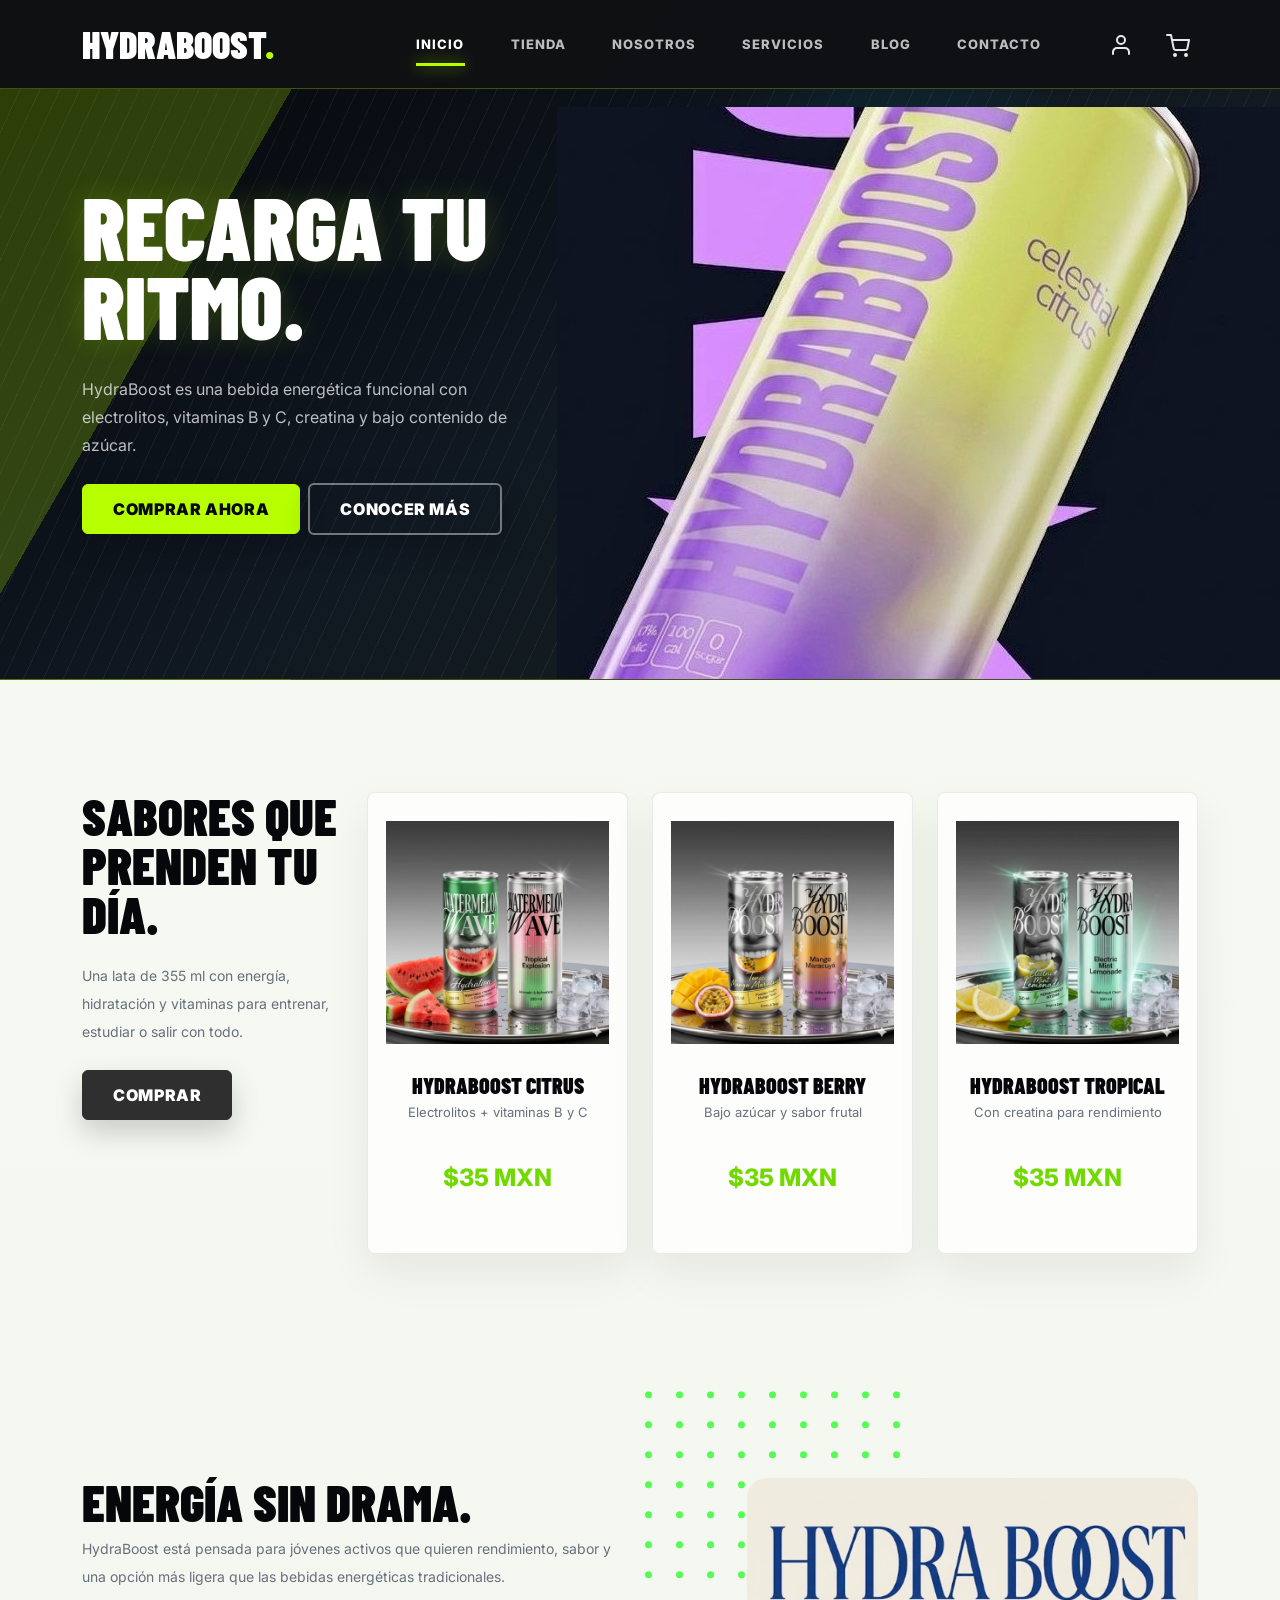
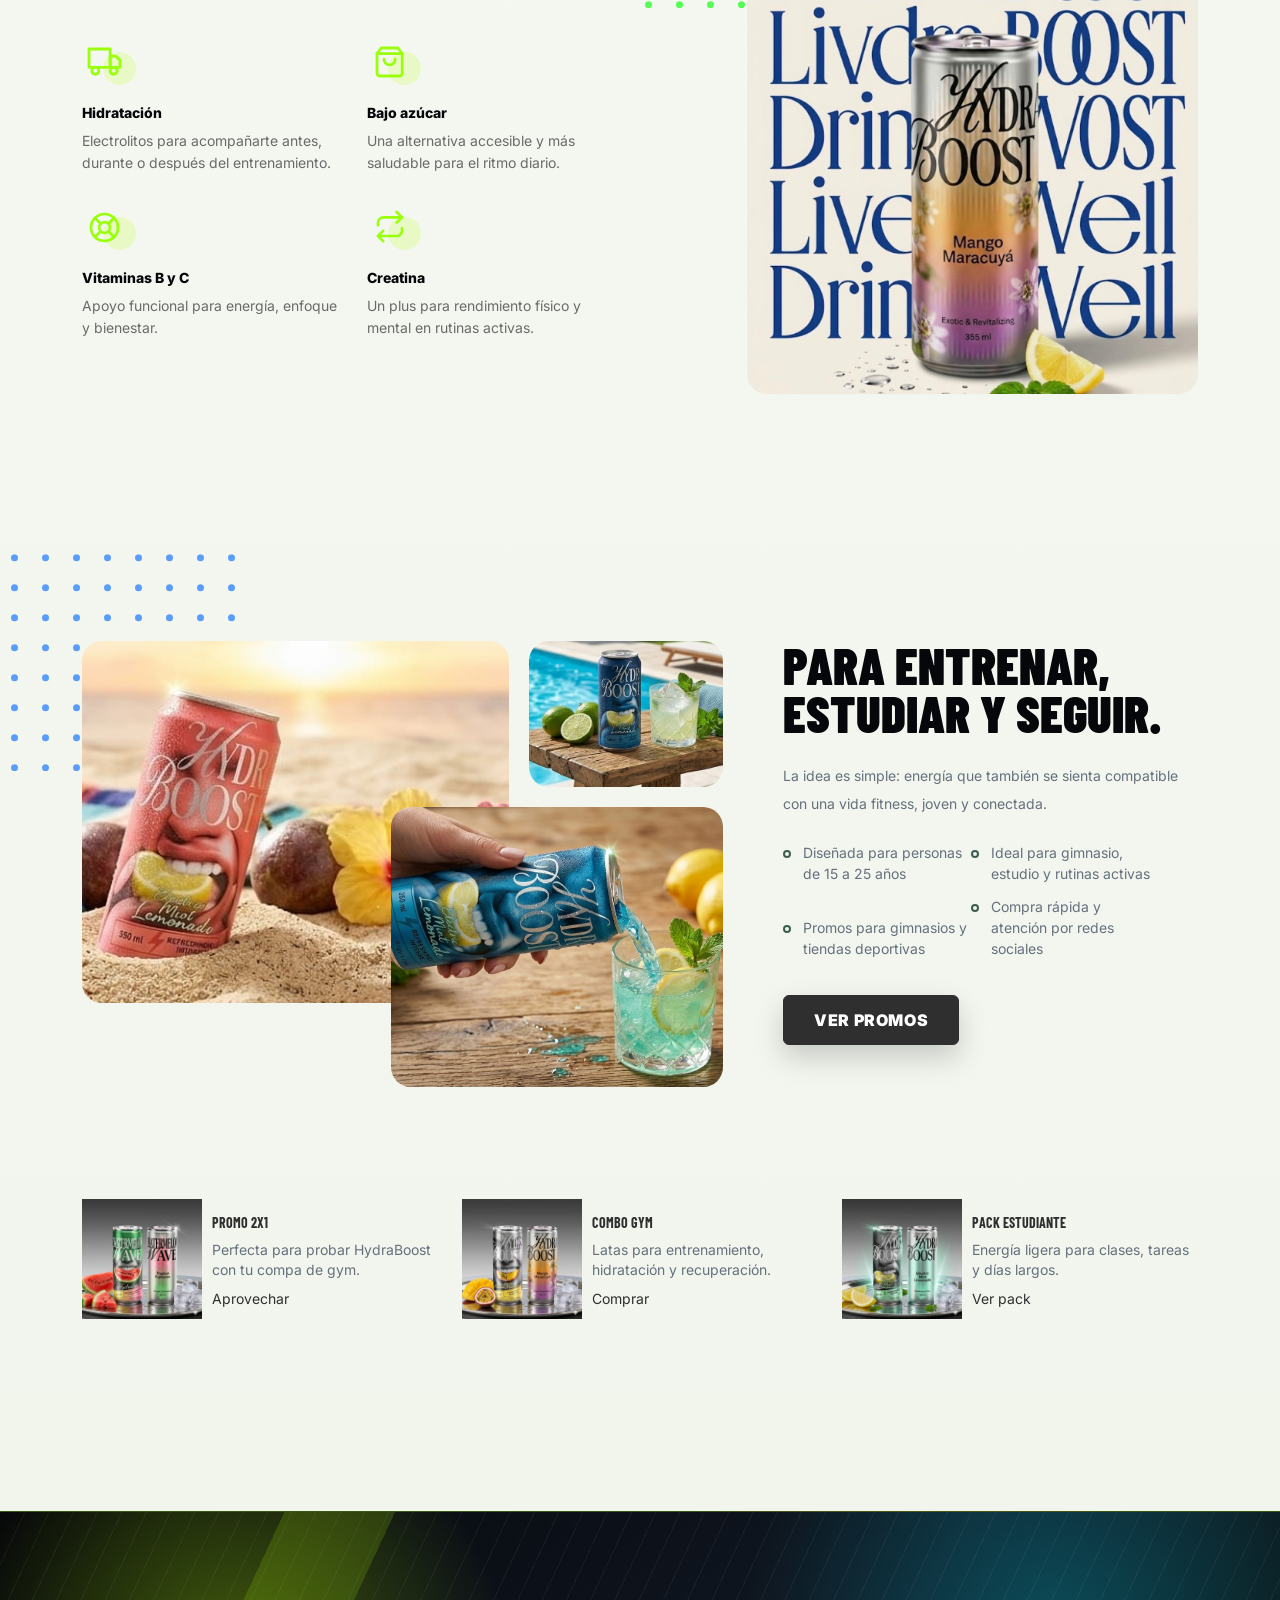
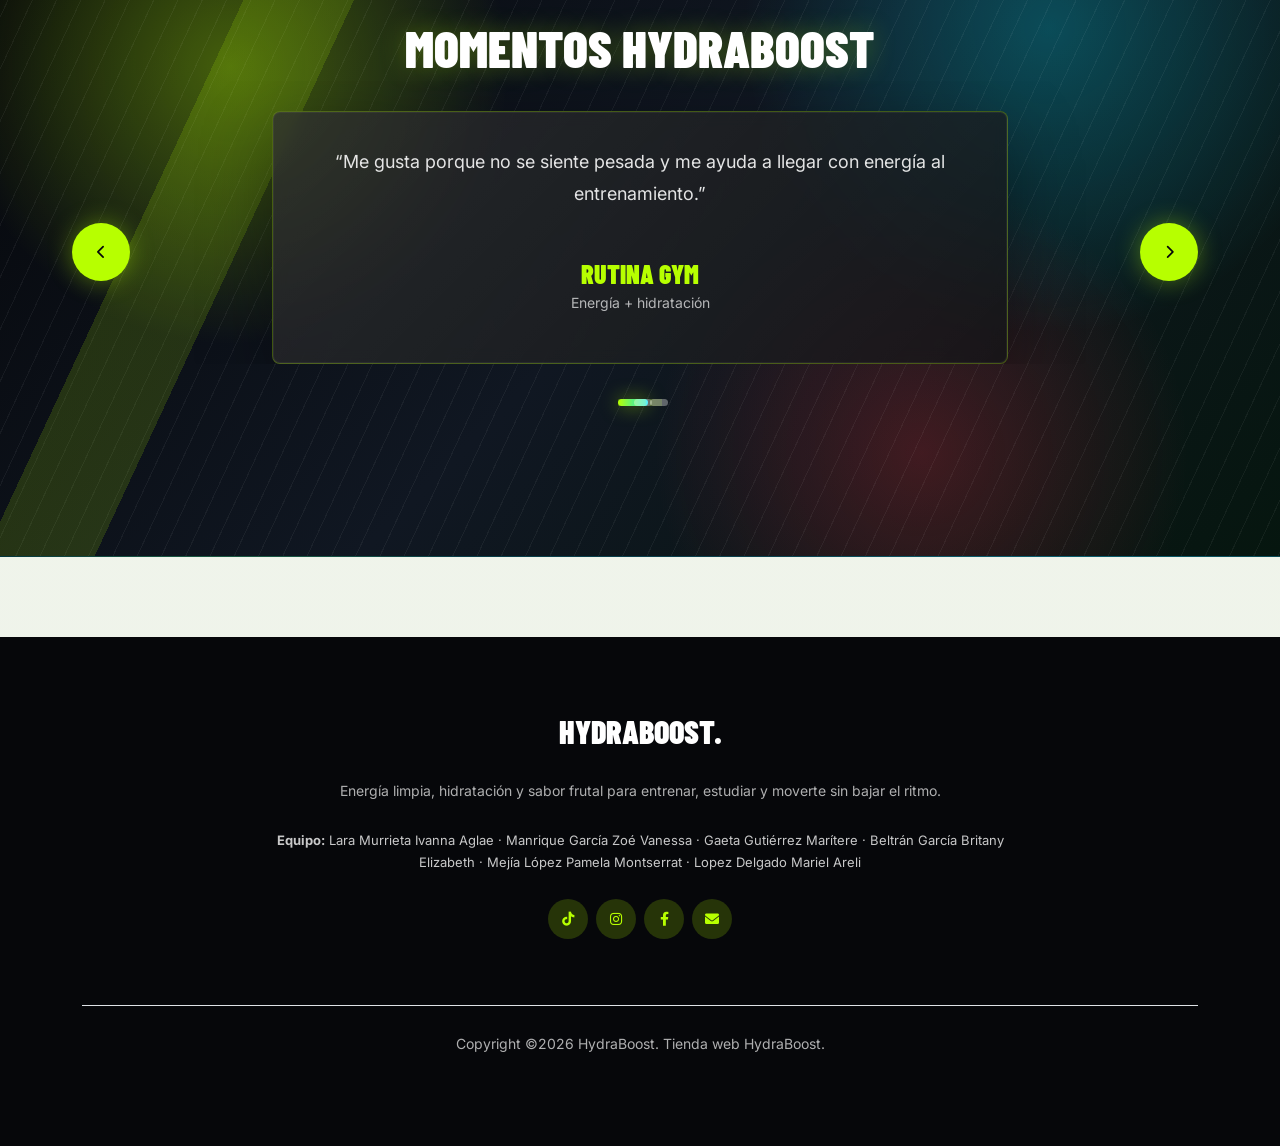
<file: index.html>
<!-- /*
* Bootstrap 5
* Template Name: Furni
* Template Author: Untree.co
* Template URI: https://untree.co/
* License: https://creativecommons.org/licenses/by/3.0/
*/ -->
<!doctype html>
<html lang="es">
<head>
  <meta charset="utf-8">
  <meta name="viewport" content="width=device-width, initial-scale=1, shrink-to-fit=no">
  <meta name="author" content="Equipo HydraBoost">
  <link rel="shortcut icon" href="favicon.png">

  <meta name="description" content="HydraBoost, bebida energ&eacute;tica funcional con hidrataci&oacute;n, vitaminas y bajo contenido de az&uacute;car." />
  <meta name="keywords" content="HydraBoost, bebida energ&eacute;tica, hidrataci&oacute;n, vitaminas, fitness, tienda" />

		<!-- Bootstrap CSS -->
		<link href="css/bootstrap.min.css" rel="stylesheet">
		<link href="https://cdnjs.cloudflare.com/ajax/libs/font-awesome/6.0.0-beta3/css/all.min.css" rel="stylesheet">
		<link href="css/tiny-slider.css" rel="stylesheet">
		<link href="css/style.css" rel="stylesheet">
		<title>Inicio | HydraBoost</title>
	</head>

	<body>

		<!-- Start Header/Navigation -->
		<nav class="custom-navbar navbar navbar navbar-expand-md navbar-dark bg-dark" aria-label="Barra de navegaci&oacute;n HydraBoost">

			<div class="container">
				<a class="navbar-brand" href="index.html">HydraBoost<span>.</span></a>

				<button class="navbar-toggler" type="button" data-bs-toggle="collapse" data-bs-target="#navbarsFurni" aria-controls="navbarsFurni" aria-expanded="false" aria-label="Abrir navegación">
					<span class="navbar-toggler-icon"></span>
				</button>

				<div class="collapse navbar-collapse" id="navbarsFurni">
					<ul class="custom-navbar-nav navbar-nav ms-auto mb-2 mb-md-0">
						<li class="nav-item active"><a class="nav-link" href="index.html">Inicio</a></li>
						<li><a class="nav-link" href="shop.html">Tienda</a></li>
						<li><a class="nav-link" href="about.html">Nosotros</a></li>
						<li><a class="nav-link" href="services.html">Servicios</a></li>
						<li><a class="nav-link" href="blog.html">Blog</a></li>
						<li><a class="nav-link" href="contact.html">Contacto</a></li>
					</ul>

					<ul class="custom-navbar-cta navbar-nav mb-2 mb-md-0 ms-5">
						<li><a class="nav-link" href="#"><img src="images/user.svg"></a></li>
						<li><a class="nav-link" href="cart.html"><img src="images/cart.svg"></a></li>
					</ul>
				</div>
			</div>

		</nav>
		<!-- End Header/Navigation -->

		<!-- Start Hero Section -->
			<div class="hero">
				<div class="container">
					<div class="row justify-content-between">
						<div class="col-lg-5">
							<div class="intro-excerpt">
								<h1>Recarga tu ritmo.</h1>
								<p class="mb-4">HydraBoost es una bebida energ&eacute;tica funcional con electrolitos, vitaminas B y C, creatina y bajo contenido de az&uacute;car.</p>
								<p><a href="shop.html" class="btn btn-secondary me-2">Comprar ahora</a><a href="about.html" class="btn btn-white-outline">Conocer m&aacute;s</a></p>
							</div>
						</div>
						<div class="col-lg-7">
							<div class="hero-img-wrap">
								<img src="images/principal.png" alt="HydraBoost" class="img-fluid">
							</div>
						</div>
					</div>
				</div>
			</div>
		<!-- End Hero Section -->

		<!-- Start Product Section -->
		<div class="product-section">
			<div class="container">
				<div class="row">
					<div class="col-md-12 col-lg-3 mb-5 mb-lg-0">
						<h2 class="mb-4 section-title">Sabores que prenden tu d&iacute;a.</h2>
						<p class="mb-4">Una lata de 355 ml con energ&iacute;a, hidrataci&oacute;n y vitaminas para entrenar, estudiar o salir con todo.</p>
						<p><a href="shop.html" class="btn">Comprar</a></p>
					</div>
					<div class="col-12 col-md-4 col-lg-3 mb-5 mb-md-0">
						<a class="product-item" href="cart.html">
							<img src="images/product-1.png" alt="HydraBoost Citrus" class="img-fluid product-thumbnail">
							<h3 class="product-title">HydraBoost Citrus</h3>
							<p class="product-note">Electrolitos + vitaminas B y C</p>
							<strong class="product-price">$35 MXN</strong>
							<span class="icon-cross"><img src="images/cross.svg" alt="Agregar" class="img-fluid"></span>
						</a>
					</div>
					<div class="col-12 col-md-4 col-lg-3 mb-5 mb-md-0">
						<a class="product-item" href="cart.html">
							<img src="images/product-2.png" alt="HydraBoost Berry" class="img-fluid product-thumbnail">
							<h3 class="product-title">HydraBoost Berry</h3>
							<p class="product-note">Bajo az&uacute;car y sabor frutal</p>
							<strong class="product-price">$35 MXN</strong>
							<span class="icon-cross"><img src="images/cross.svg" alt="Agregar" class="img-fluid"></span>
						</a>
					</div>
					<div class="col-12 col-md-4 col-lg-3 mb-5 mb-md-0">
						<a class="product-item" href="cart.html">
							<img src="images/product-3.png" alt="HydraBoost Tropical" class="img-fluid product-thumbnail">
							<h3 class="product-title">HydraBoost Tropical</h3>
							<p class="product-note">Con creatina para rendimiento</p>
							<strong class="product-price">$35 MXN</strong>
							<span class="icon-cross"><img src="images/cross.svg" alt="Agregar" class="img-fluid"></span>
						</a>
					</div>
				</div>
			</div>
		</div>
		<!-- End Product Section -->

		<!-- Start Why Choose Us Section -->
		<div class="why-choose-section">
			<div class="container">
				<div class="row justify-content-between">
					<div class="col-lg-6">
						<h2 class="section-title">Energ&iacute;a sin drama.</h2>
						<p>HydraBoost est&aacute; pensada para j&oacute;venes activos que quieren rendimiento, sabor y una opci&oacute;n m&aacute;s ligera que las bebidas energ&eacute;ticas tradicionales.</p>
						<div class="row my-5">
							<div class="col-6 col-md-6"><div class="feature"><div class="icon"><img src="images/truck.svg" alt="Electrolitos" class="imf-fluid"></div><h3>Hidrataci&oacute;n</h3><p>Electrolitos para acompa&ntilde;arte antes, durante o despu&eacute;s del entrenamiento.</p></div></div>
							<div class="col-6 col-md-6"><div class="feature"><div class="icon"><img src="images/bag.svg" alt="Bajo az&uacute;car" class="imf-fluid"></div><h3>Bajo az&uacute;car</h3><p>Una alternativa accesible y m&aacute;s saludable para el ritmo diario.</p></div></div>
							<div class="col-6 col-md-6"><div class="feature"><div class="icon"><img src="images/support.svg" alt="Vitaminas" class="imf-fluid"></div><h3>Vitaminas B y C</h3><p>Apoyo funcional para energ&iacute;a, enfoque y bienestar.</p></div></div>
							<div class="col-6 col-md-6"><div class="feature"><div class="icon"><img src="images/return.svg" alt="Creatina" class="imf-fluid"></div><h3>Creatina</h3><p>Un plus para rendimiento f&iacute;sico y mental en rutinas activas.</p></div></div>
						</div>
					</div>
					<div class="col-lg-5"><div class="img-wrap"><img src="images/why-choose-us-img.jpg" alt="HydraBoost activo" class="img-fluid"></div></div>
				</div>
			</div>
		</div>
		<!-- End Why Choose Us Section -->

		<!-- Start We Help Section -->
		<div class="we-help-section">
			<div class="container">
				<div class="row justify-content-between">
					<div class="col-lg-7 mb-5 mb-lg-0"><div class="imgs-grid"><div class="grid grid-1"><img src="images/img-grid-1.jpg" alt="Entrenamiento"></div><div class="grid grid-2"><img src="images/img-grid-2.jpg" alt="Vida activa"></div><div class="grid grid-3"><img src="images/img-grid-3.jpg" alt="Energ&iacute;a"></div></div></div>
					<div class="col-lg-5 ps-lg-5">
						<h2 class="section-title mb-4">Para entrenar, estudiar y seguir.</h2>
						<p>La idea es simple: energ&iacute;a que tambi&eacute;n se sienta compatible con una vida fitness, joven y conectada.</p>
						<ul class="list-unstyled custom-list my-4"><li>Dise&ntilde;ada para personas de 15 a 25 a&ntilde;os</li><li>Ideal para gimnasio, estudio y rutinas activas</li><li>Promos para gimnasios y tiendas deportivas</li><li>Compra r&aacute;pida y atenci&oacute;n por redes sociales</li></ul>
						<p><a href="shop.html" class="btn">Ver promos</a></p>
					</div>
				</div>
			</div>
		</div>
		<!-- End We Help Section -->

		<!-- Start Popular Product -->
		<div class="popular-product"><div class="container"><div class="row">
			<div class="col-12 col-md-6 col-lg-4 mb-4 mb-lg-0"><div class="product-item-sm d-flex"><div class="thumbnail"><img src="images/product-1.png" alt="Promo 2x1" class="img-fluid"></div><div class="pt-3"><h3>Promo 2x1</h3><p>Perfecta para probar HydraBoost con tu compa de gym.</p><p><a href="shop.html">Aprovechar</a></p></div></div></div>
			<div class="col-12 col-md-6 col-lg-4 mb-4 mb-lg-0"><div class="product-item-sm d-flex"><div class="thumbnail"><img src="images/product-2.png" alt="Combo gym" class="img-fluid"></div><div class="pt-3"><h3>Combo Gym</h3><p>Latas para entrenamiento, hidrataci&oacute;n y recuperaci&oacute;n.</p><p><a href="shop.html">Comprar</a></p></div></div></div>
			<div class="col-12 col-md-6 col-lg-4 mb-4 mb-lg-0"><div class="product-item-sm d-flex"><div class="thumbnail"><img src="images/product-3.png" alt="Pack estudiante" class="img-fluid"></div><div class="pt-3"><h3>Pack Estudiante</h3><p>Energ&iacute;a ligera para clases, tareas y d&iacute;as largos.</p><p><a href="shop.html">Ver pack</a></p></div></div></div>
		</div></div></div>
		<!-- End Popular Product -->

		<!-- Start Testimonial Slider -->
		<div class="testimonial-section before-footer-section"><div class="container"><div class="row"><div class="col-lg-7 mx-auto text-center"><h2 class="section-title">Momentos HydraBoost</h2></div></div><div class="row justify-content-center"><div class="col-lg-12"><div class="testimonial-slider-wrap text-center"><div id="testimonial-nav"><span class="prev" data-controls="prev"><span class="fa fa-chevron-left"></span></span><span class="next" data-controls="next"><span class="fa fa-chevron-right"></span></span></div><div class="testimonial-slider">
			<div class="item"><div class="row justify-content-center"><div class="col-lg-8 mx-auto"><div class="testimonial-block text-center"><blockquote class="mb-5"><p>&ldquo;Me gusta porque no se siente pesada y me ayuda a llegar con energ&iacute;a al entrenamiento.&rdquo;</p></blockquote><div class="author-info"><h3 class="font-weight-bold">Rutina gym</h3><span class="position d-block mb-3">Energ&iacute;a + hidrataci&oacute;n</span></div></div></div></div></div>
			<div class="item"><div class="row justify-content-center"><div class="col-lg-8 mx-auto"><div class="testimonial-block text-center"><blockquote class="mb-5"><p>&ldquo;El sabor frutal y el bajo az&uacute;car la hacen buena para d&iacute;as de clases largas.&rdquo;</p></blockquote><div class="author-info"><h3 class="font-weight-bold">Modo estudiante</h3><span class="position d-block mb-3">Enfoque sin exceso</span></div></div></div></div></div>
			<div class="item"><div class="row justify-content-center"><div class="col-lg-8 mx-auto"><div class="testimonial-block text-center"><blockquote class="mb-5"><p>&ldquo;La lata se ve moderna, deportiva y lista para redes. Eso ayuda a que se antoje.&rdquo;</p></blockquote><div class="author-info"><h3 class="font-weight-bold">Marca joven</h3><span class="position d-block mb-3">Dise&ntilde;o llamativo</span></div></div></div></div></div>
		</div></div></div></div></div></div>
		<!-- End Testimonial Slider -->

		<!-- Start Footer Section -->
		<footer class="footer-section">
			<div class="container relative">
				<div class="row g-5 mb-5 justify-content-center">
					<div class="col-lg-8 mx-auto text-center">
						<div class="mb-4 footer-logo-wrap"><a href="index.html" class="footer-logo">HydraBoost<span>.</span></a></div>
						<p class="mb-4">Energ&iacute;a limpia, hidrataci&oacute;n y sabor frutal para entrenar, estudiar y moverte sin bajar el ritmo.</p>
						<p class="footer-team mb-4"><strong>Equipo:</strong> Lara Murrieta Ivanna Aglae &middot; Manrique Garc&iacute;a Zo&eacute; Vanessa &middot; Gaeta Guti&eacute;rrez Mar&iacute;tere &middot; Beltr&aacute;n Garc&iacute;a Britany Elizabeth &middot; Mej&iacute;a L&oacute;pez Pamela Montserrat &middot; Lopez Delgado Mariel Areli</p>
						<ul class="list-unstyled custom-social">
							<li><a href="#" aria-label="TikTok"><span class="fa fa-brands fa-tiktok"></span></a></li>
							<li><a href="#" aria-label="Instagram"><span class="fa fa-brands fa-instagram"></span></a></li>
							<li><a href="#" aria-label="Facebook"><span class="fa fa-brands fa-facebook-f"></span></a></li>
							<li><a href="#" aria-label="Correo"><span class="fa fa-envelope"></span></a></li>
						</ul>
					</div>
				</div>
				<div class="border-top copyright">
					<div class="row pt-4">
						<div class="col-lg-8 mx-auto text-center">
							<p class="mb-2">Copyright &copy;<script>document.write(new Date().getFullYear());</script> HydraBoost. Tienda web HydraBoost.</p>
						</div>
					</div>
				</div>
			</div>
		</footer>
		<!-- End Footer Section -->


		<script src="js/bootstrap.bundle.min.js"></script>
		<script src="js/tiny-slider.js"></script>
		<script src="js/custom.js"></script>
	</body>

</html>
</file>
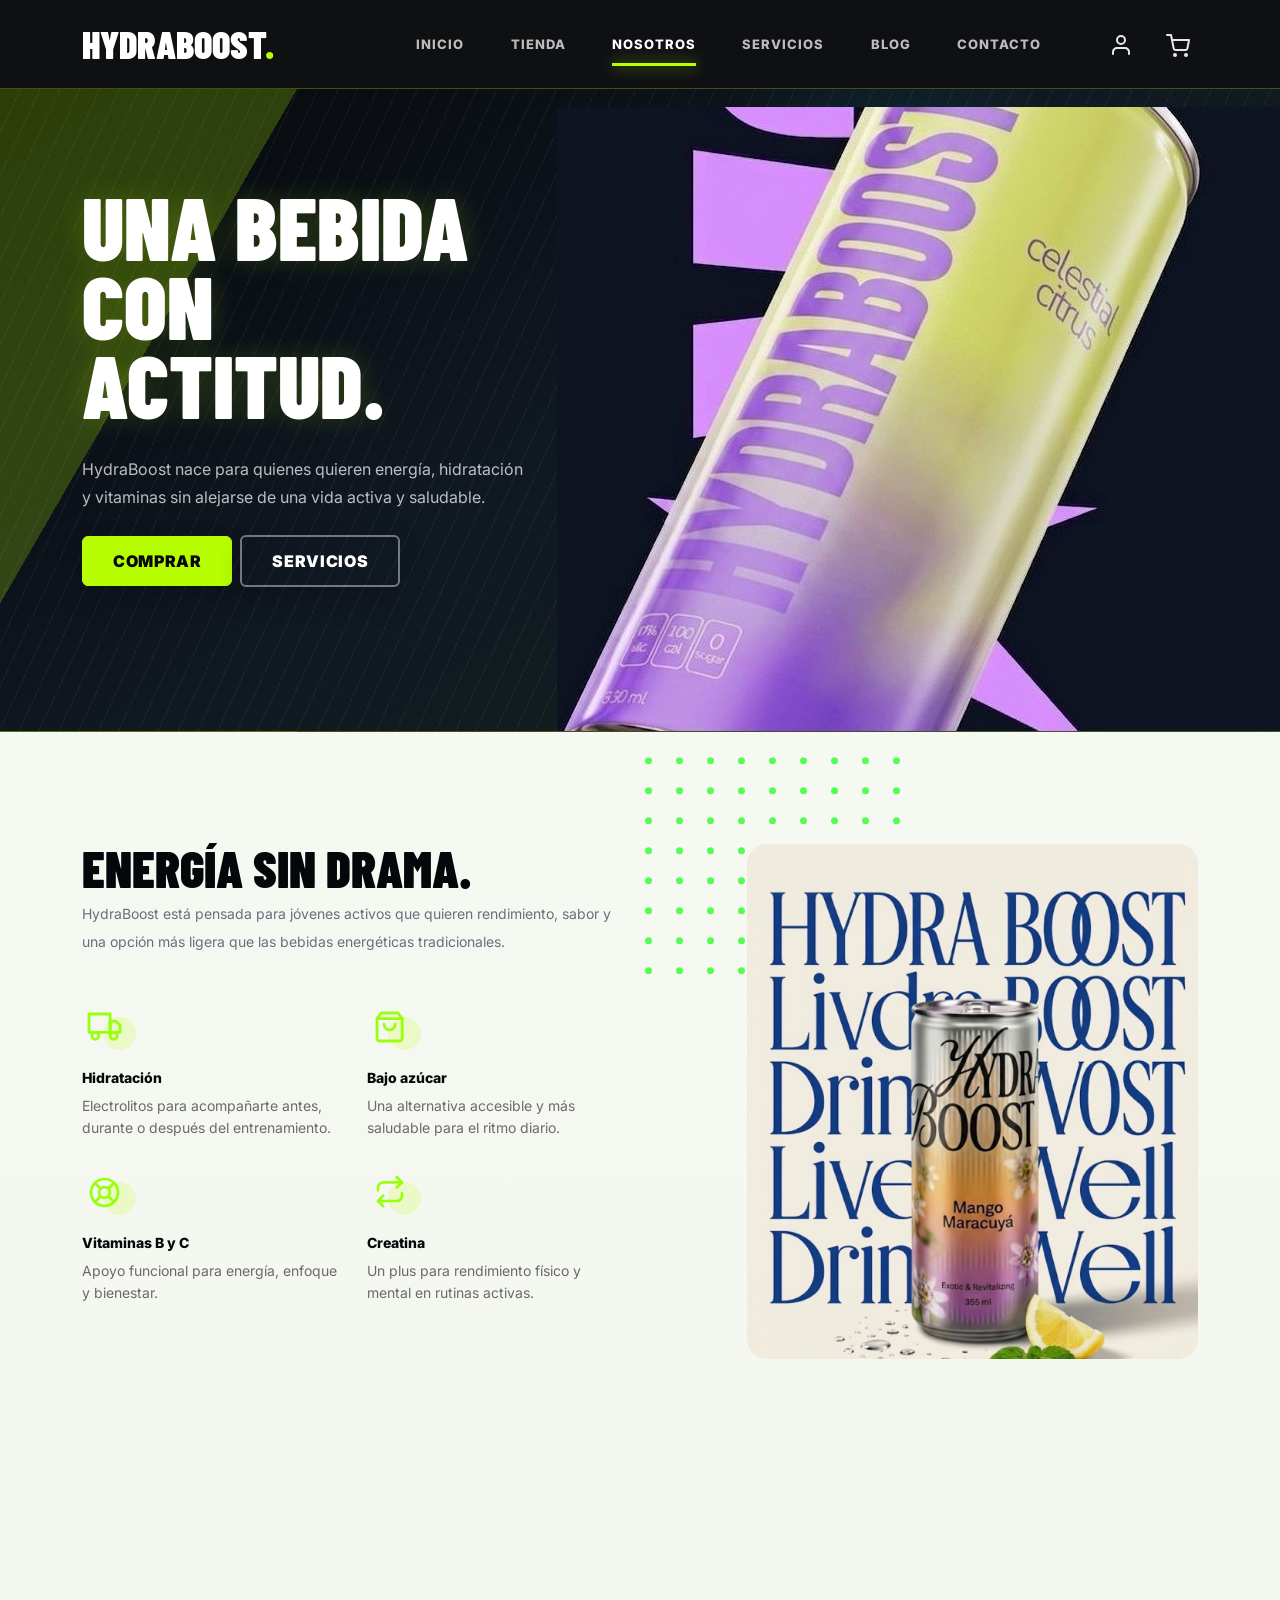
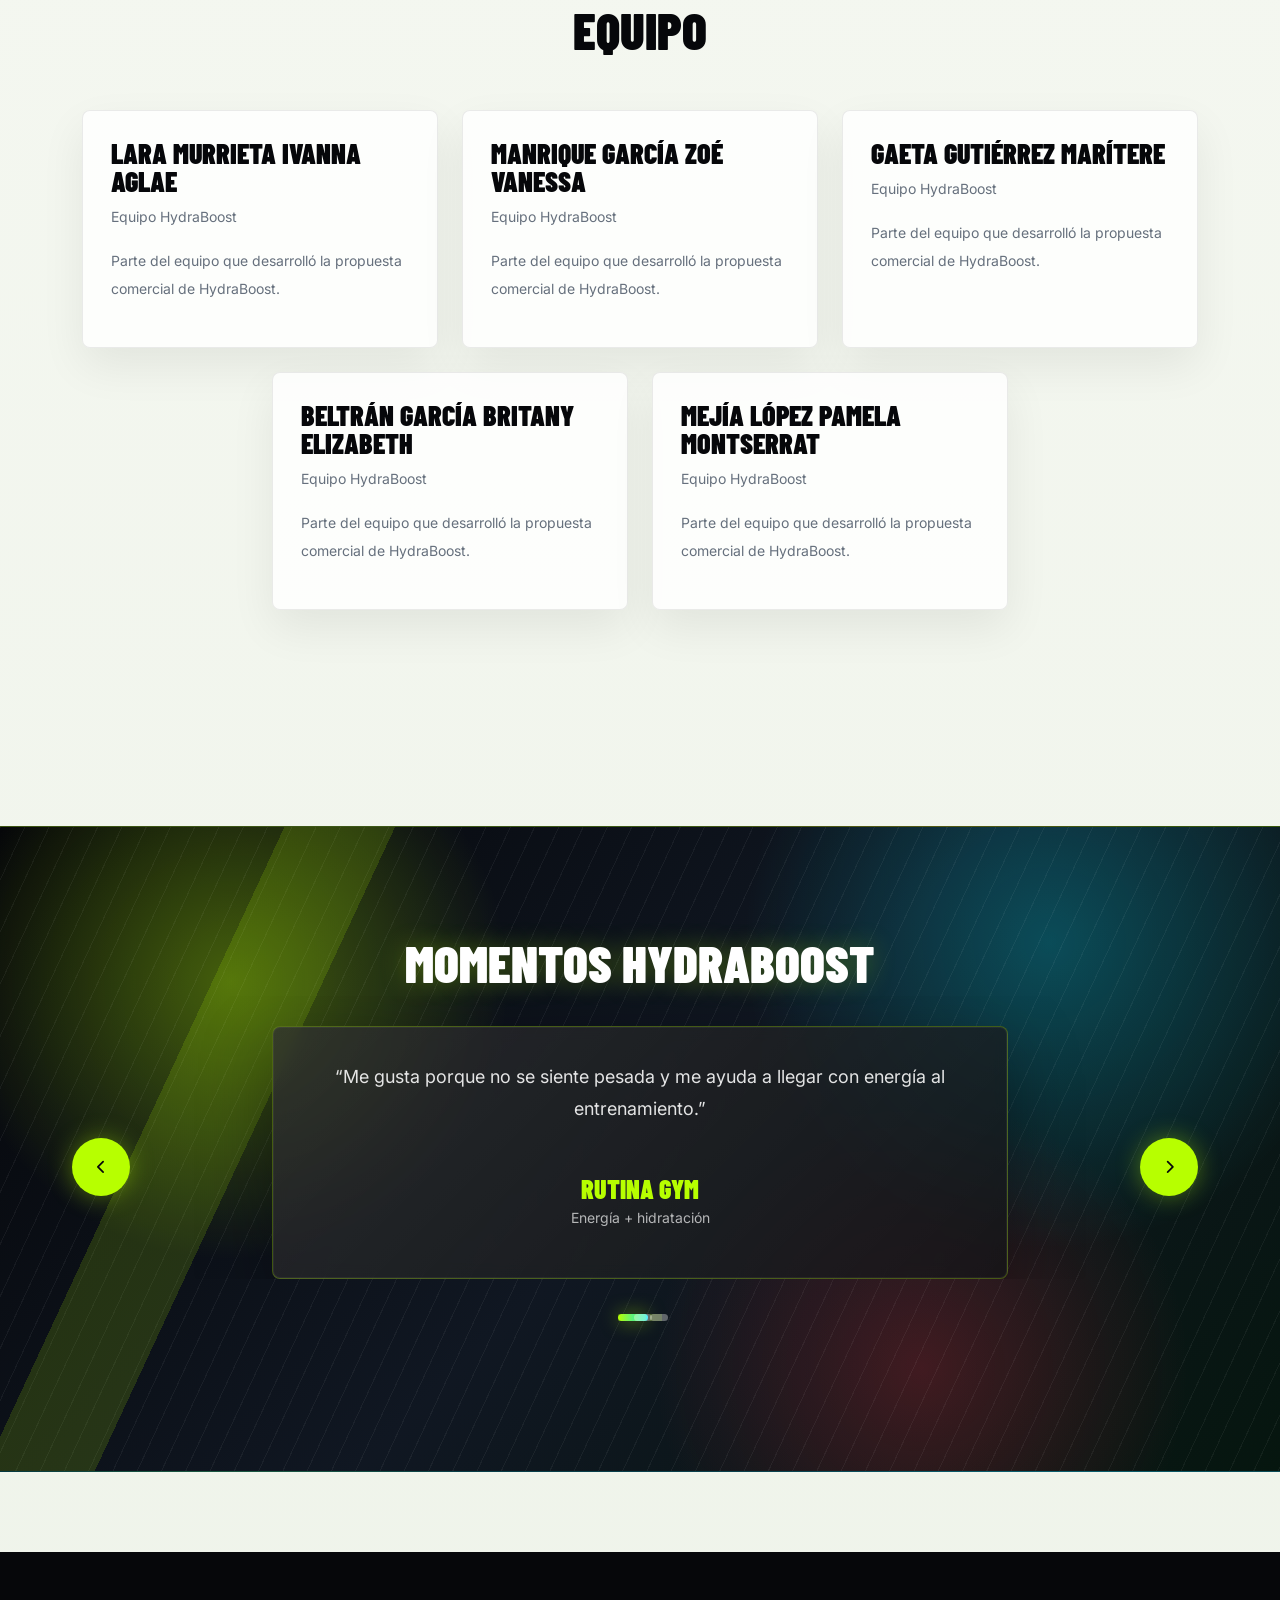
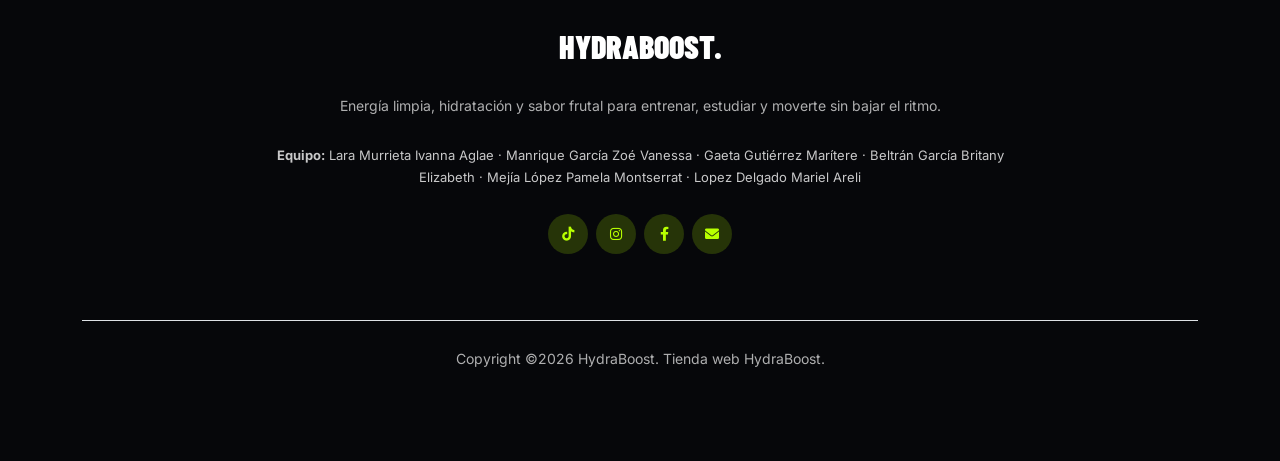
<file: about.html>
<!-- /*
* Bootstrap 5
* Template Name: Furni
* Template Author: Untree.co
* Template URI: https://untree.co/
* License: https://creativecommons.org/licenses/by/3.0/
*/ -->
<!doctype html>
<html lang="es">
<head>
  <meta charset="utf-8">
  <meta name="viewport" content="width=device-width, initial-scale=1, shrink-to-fit=no">
  <meta name="author" content="Equipo HydraBoost">
  <link rel="shortcut icon" href="favicon.png">

  <meta name="description" content="HydraBoost, bebida energ&eacute;tica funcional con hidrataci&oacute;n, vitaminas y bajo contenido de az&uacute;car." />
  <meta name="keywords" content="HydraBoost, bebida energ&eacute;tica, hidrataci&oacute;n, vitaminas, fitness, tienda" />

		<!-- Bootstrap CSS -->
		<link href="css/bootstrap.min.css" rel="stylesheet">
		<link href="https://cdnjs.cloudflare.com/ajax/libs/font-awesome/6.0.0-beta3/css/all.min.css" rel="stylesheet">
		<link href="css/tiny-slider.css" rel="stylesheet">
		<link href="css/style.css" rel="stylesheet">
		<title>Nosotros | HydraBoost</title>
	</head>

	<body>

		<!-- Start Header/Navigation -->
		<nav class="custom-navbar navbar navbar navbar-expand-md navbar-dark bg-dark" aria-label="Barra de navegaci&oacute;n HydraBoost">

			<div class="container">
				<a class="navbar-brand" href="index.html">HydraBoost<span>.</span></a>

				<button class="navbar-toggler" type="button" data-bs-toggle="collapse" data-bs-target="#navbarsFurni" aria-controls="navbarsFurni" aria-expanded="false" aria-label="Abrir navegación">
					<span class="navbar-toggler-icon"></span>
				</button>

				<div class="collapse navbar-collapse" id="navbarsFurni">
					<ul class="custom-navbar-nav navbar-nav ms-auto mb-2 mb-md-0">
						<li class="nav-item"><a class="nav-link" href="index.html">Inicio</a></li>
						<li><a class="nav-link" href="shop.html">Tienda</a></li>
						<li class="active"><a class="nav-link" href="about.html">Nosotros</a></li>
						<li><a class="nav-link" href="services.html">Servicios</a></li>
						<li><a class="nav-link" href="blog.html">Blog</a></li>
						<li><a class="nav-link" href="contact.html">Contacto</a></li>
					</ul>

					<ul class="custom-navbar-cta navbar-nav mb-2 mb-md-0 ms-5">
						<li><a class="nav-link" href="#"><img src="images/user.svg"></a></li>
						<li><a class="nav-link" href="cart.html"><img src="images/cart.svg"></a></li>
					</ul>
				</div>
			</div>

		</nav>
		<!-- End Header/Navigation -->

		<!-- Start Hero Section -->
			<div class="hero">
				<div class="container">
					<div class="row justify-content-between">
						<div class="col-lg-5">
							<div class="intro-excerpt">
								<h1>Una bebida con actitud.</h1>
								<p class="mb-4">HydraBoost nace para quienes quieren energ&iacute;a, hidrataci&oacute;n y vitaminas sin alejarse de una vida activa y saludable.</p>
								<p><a href="shop.html" class="btn btn-secondary me-2">Comprar</a><a href="services.html" class="btn btn-white-outline">Servicios</a></p>
							</div>
						</div>
						<div class="col-lg-7">
							<div class="hero-img-wrap">
								<img src="images/principal.png" alt="HydraBoost" class="img-fluid">
							</div>
						</div>
					</div>
				</div>
			</div>
		<!-- End Hero Section -->



		<!-- Start Why Choose Us Section -->
		<div class="why-choose-section">
			<div class="container">
				<div class="row justify-content-between">
					<div class="col-lg-6">
						<h2 class="section-title">Energ&iacute;a sin drama.</h2>
						<p>HydraBoost est&aacute; pensada para j&oacute;venes activos que quieren rendimiento, sabor y una opci&oacute;n m&aacute;s ligera que las bebidas energ&eacute;ticas tradicionales.</p>
						<div class="row my-5">
							<div class="col-6 col-md-6"><div class="feature"><div class="icon"><img src="images/truck.svg" alt="Electrolitos" class="imf-fluid"></div><h3>Hidrataci&oacute;n</h3><p>Electrolitos para acompa&ntilde;arte antes, durante o despu&eacute;s del entrenamiento.</p></div></div>
							<div class="col-6 col-md-6"><div class="feature"><div class="icon"><img src="images/bag.svg" alt="Bajo az&uacute;car" class="imf-fluid"></div><h3>Bajo az&uacute;car</h3><p>Una alternativa accesible y m&aacute;s saludable para el ritmo diario.</p></div></div>
							<div class="col-6 col-md-6"><div class="feature"><div class="icon"><img src="images/support.svg" alt="Vitaminas" class="imf-fluid"></div><h3>Vitaminas B y C</h3><p>Apoyo funcional para energ&iacute;a, enfoque y bienestar.</p></div></div>
							<div class="col-6 col-md-6"><div class="feature"><div class="icon"><img src="images/return.svg" alt="Creatina" class="imf-fluid"></div><h3>Creatina</h3><p>Un plus para rendimiento f&iacute;sico y mental en rutinas activas.</p></div></div>
						</div>
					</div>
					<div class="col-lg-5"><div class="img-wrap"><img src="images/why-choose-us-img.jpg" alt="HydraBoost activo" class="img-fluid"></div></div>
				</div>
			</div>
		</div>
		<!-- End Why Choose Us Section -->

		<!-- Start Team Section -->
		<div class="untree_co-section"><div class="container"><div class="row mb-5"><div class="col-lg-7 mx-auto text-center"><h2 class="section-title">Equipo</h2></div></div><div class="row justify-content-center">
					<div class="col-12 col-md-6 col-lg-4 mb-4"><div class="team-card h-100"><h3>Lara Murrieta Ivanna Aglae</h3><span class="d-block position mb-3">Equipo HydraBoost</span><p>Parte del equipo que desarroll&oacute; la propuesta comercial de HydraBoost.</p></div></div>
					<div class="col-12 col-md-6 col-lg-4 mb-4"><div class="team-card h-100"><h3>Manrique Garc&iacute;a Zo&eacute; Vanessa</h3><span class="d-block position mb-3">Equipo HydraBoost</span><p>Parte del equipo que desarroll&oacute; la propuesta comercial de HydraBoost.</p></div></div>
					<div class="col-12 col-md-6 col-lg-4 mb-4"><div class="team-card h-100"><h3>Gaeta Guti&eacute;rrez Mar&iacute;tere</h3><span class="d-block position mb-3">Equipo HydraBoost</span><p>Parte del equipo que desarroll&oacute; la propuesta comercial de HydraBoost.</p></div></div>
					<div class="col-12 col-md-6 col-lg-4 mb-4"><div class="team-card h-100"><h3>Beltr&aacute;n Garc&iacute;a Britany Elizabeth</h3><span class="d-block position mb-3">Equipo HydraBoost</span><p>Parte del equipo que desarroll&oacute; la propuesta comercial de HydraBoost.</p></div></div>
					<div class="col-12 col-md-6 col-lg-4 mb-4"><div class="team-card h-100"><h3>Mej&iacute;a L&oacute;pez Pamela Montserrat</h3><span class="d-block position mb-3">Equipo HydraBoost</span><p>Parte del equipo que desarroll&oacute; la propuesta comercial de HydraBoost.</p></div></div>
		</div></div></div>
		<!-- End Team Section -->



		<!-- Start Testimonial Slider -->
		<div class="testimonial-section before-footer-section"><div class="container"><div class="row"><div class="col-lg-7 mx-auto text-center"><h2 class="section-title">Momentos HydraBoost</h2></div></div><div class="row justify-content-center"><div class="col-lg-12"><div class="testimonial-slider-wrap text-center"><div id="testimonial-nav"><span class="prev" data-controls="prev"><span class="fa fa-chevron-left"></span></span><span class="next" data-controls="next"><span class="fa fa-chevron-right"></span></span></div><div class="testimonial-slider">
			<div class="item"><div class="row justify-content-center"><div class="col-lg-8 mx-auto"><div class="testimonial-block text-center"><blockquote class="mb-5"><p>&ldquo;Me gusta porque no se siente pesada y me ayuda a llegar con energ&iacute;a al entrenamiento.&rdquo;</p></blockquote><div class="author-info"><h3 class="font-weight-bold">Rutina gym</h3><span class="position d-block mb-3">Energ&iacute;a + hidrataci&oacute;n</span></div></div></div></div></div>
			<div class="item"><div class="row justify-content-center"><div class="col-lg-8 mx-auto"><div class="testimonial-block text-center"><blockquote class="mb-5"><p>&ldquo;El sabor frutal y el bajo az&uacute;car la hacen buena para d&iacute;as de clases largas.&rdquo;</p></blockquote><div class="author-info"><h3 class="font-weight-bold">Modo estudiante</h3><span class="position d-block mb-3">Enfoque sin exceso</span></div></div></div></div></div>
			<div class="item"><div class="row justify-content-center"><div class="col-lg-8 mx-auto"><div class="testimonial-block text-center"><blockquote class="mb-5"><p>&ldquo;La lata se ve moderna, deportiva y lista para redes. Eso ayuda a que se antoje.&rdquo;</p></blockquote><div class="author-info"><h3 class="font-weight-bold">Marca joven</h3><span class="position d-block mb-3">Dise&ntilde;o llamativo</span></div></div></div></div></div>
		</div></div></div></div></div></div>
		<!-- End Testimonial Slider -->



		<!-- Start Footer Section -->
		<footer class="footer-section">
			<div class="container relative">
				<div class="row g-5 mb-5 justify-content-center">
					<div class="col-lg-8 mx-auto text-center">
						<div class="mb-4 footer-logo-wrap"><a href="index.html" class="footer-logo">HydraBoost<span>.</span></a></div>
						<p class="mb-4">Energ&iacute;a limpia, hidrataci&oacute;n y sabor frutal para entrenar, estudiar y moverte sin bajar el ritmo.</p>
						<p class="footer-team mb-4"><strong>Equipo:</strong> Lara Murrieta Ivanna Aglae &middot; Manrique Garc&iacute;a Zo&eacute; Vanessa &middot; Gaeta Guti&eacute;rrez Mar&iacute;tere &middot; Beltr&aacute;n Garc&iacute;a Britany Elizabeth &middot; Mej&iacute;a L&oacute;pez Pamela Montserrat &middot; Lopez Delgado Mariel Areli</p>
						<ul class="list-unstyled custom-social">
							<li><a href="#" aria-label="TikTok"><span class="fa fa-brands fa-tiktok"></span></a></li>
							<li><a href="#" aria-label="Instagram"><span class="fa fa-brands fa-instagram"></span></a></li>
							<li><a href="#" aria-label="Facebook"><span class="fa fa-brands fa-facebook-f"></span></a></li>
							<li><a href="#" aria-label="Correo"><span class="fa fa-envelope"></span></a></li>
						</ul>
					</div>
				</div>
				<div class="border-top copyright">
					<div class="row pt-4">
						<div class="col-lg-8 mx-auto text-center">
							<p class="mb-2">Copyright &copy;<script>document.write(new Date().getFullYear());</script> HydraBoost. Tienda web HydraBoost.</p>
						</div>
					</div>
				</div>
			</div>
		</footer>
		<!-- End Footer Section -->


		<script src="js/bootstrap.bundle.min.js"></script>
		<script src="js/tiny-slider.js"></script>
		<script src="js/custom.js"></script>
	</body>

</html>
</file>
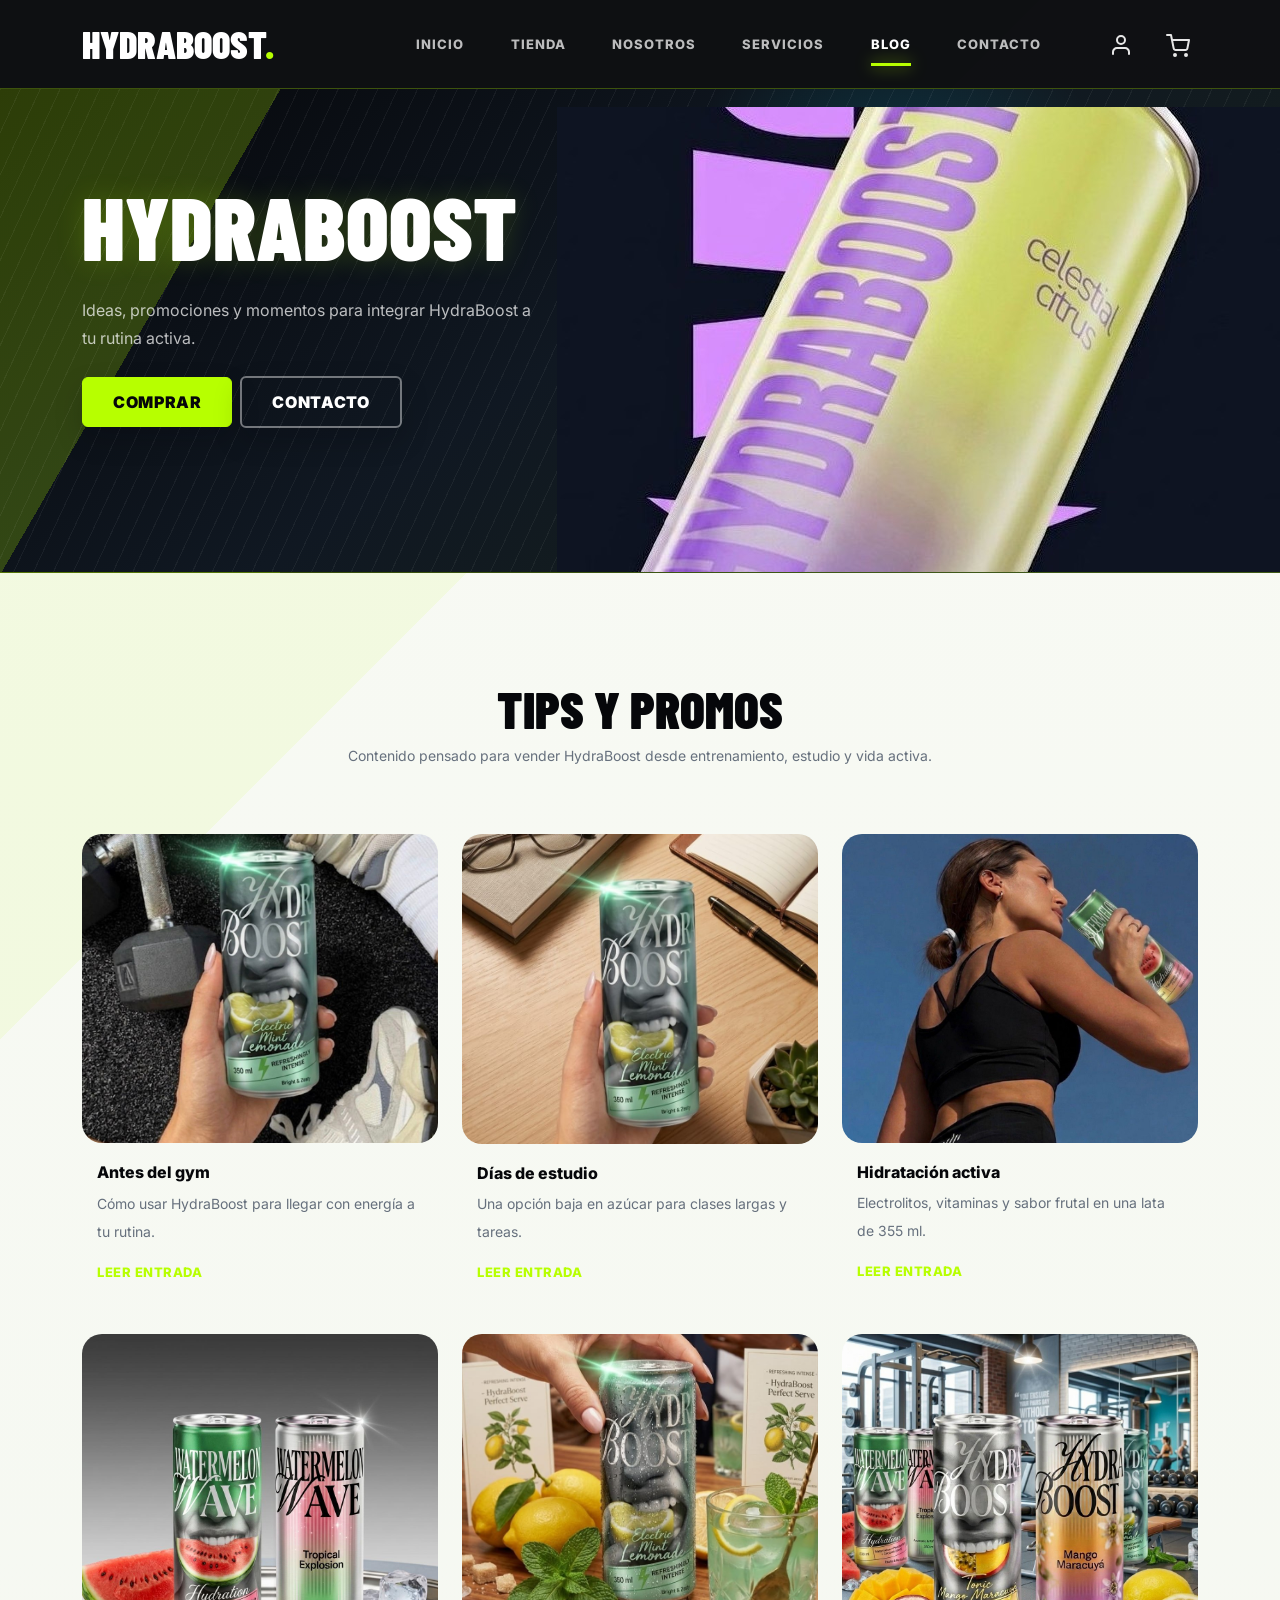
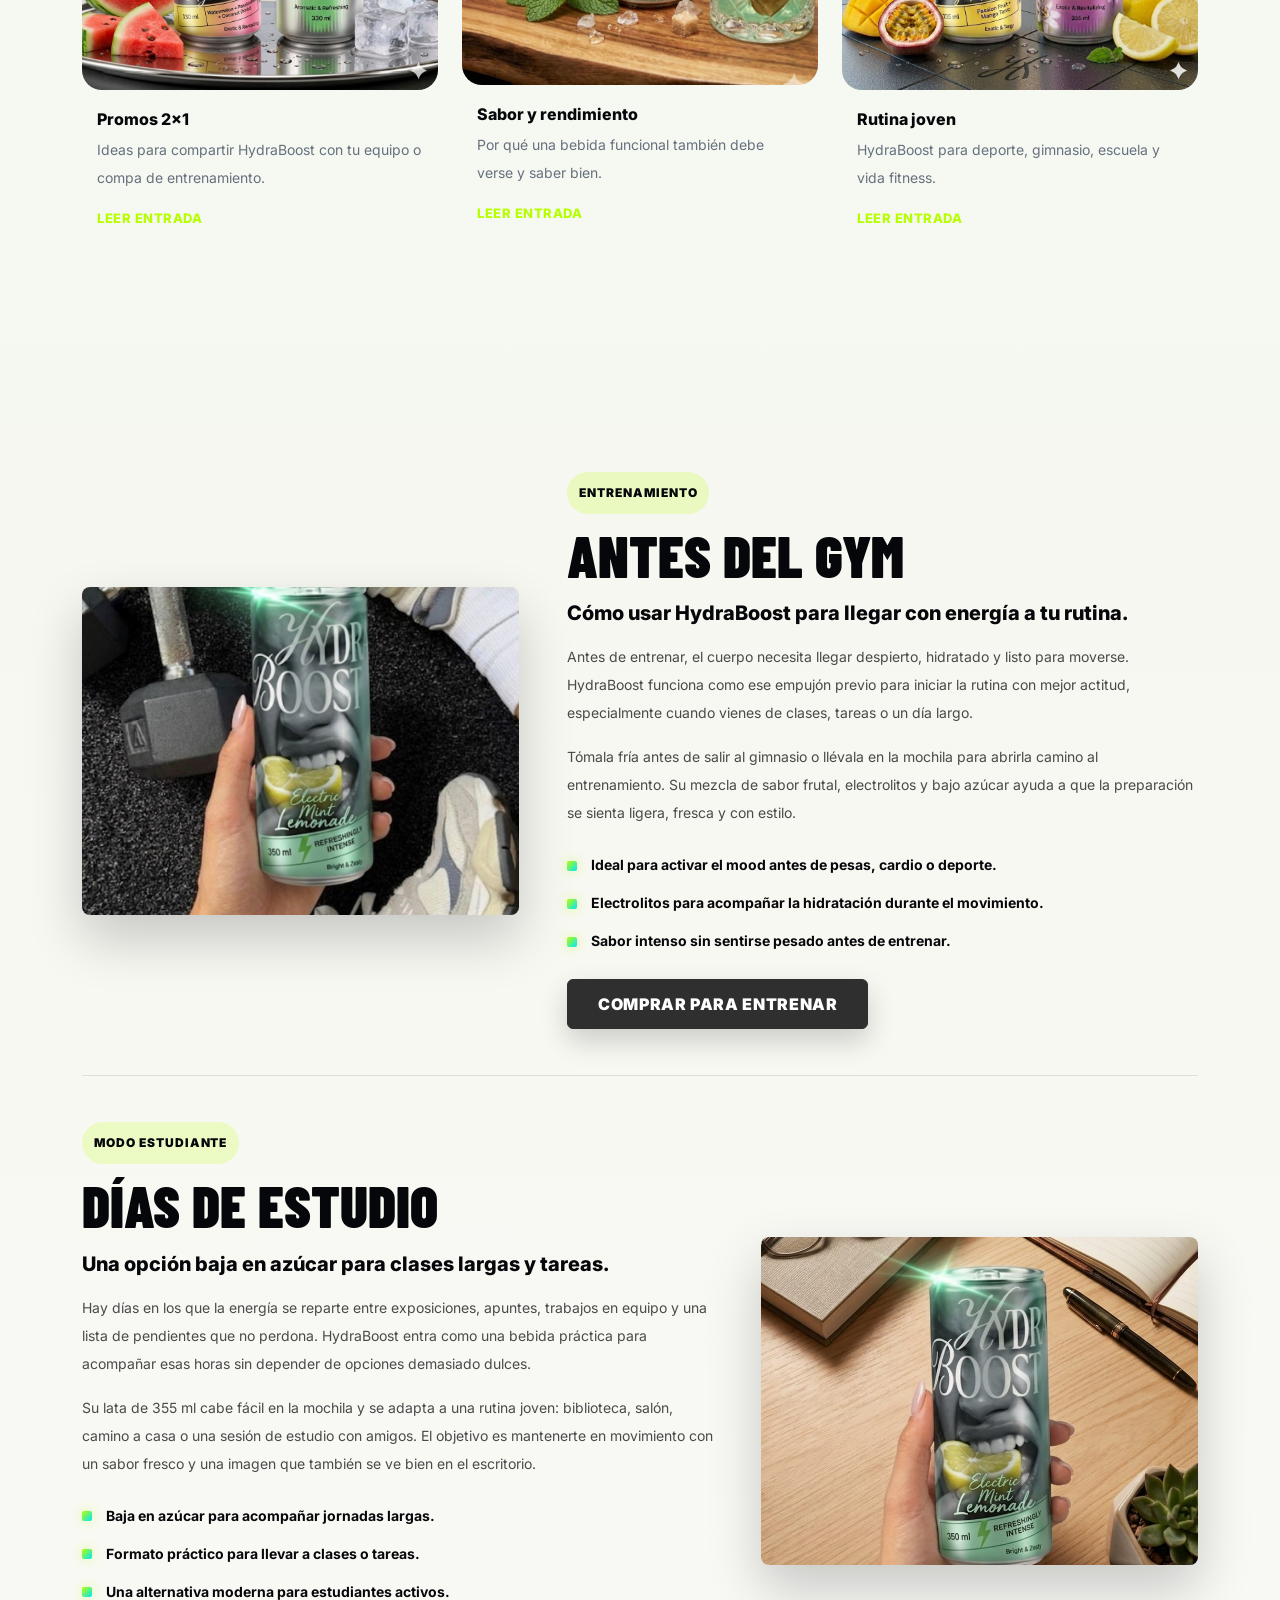
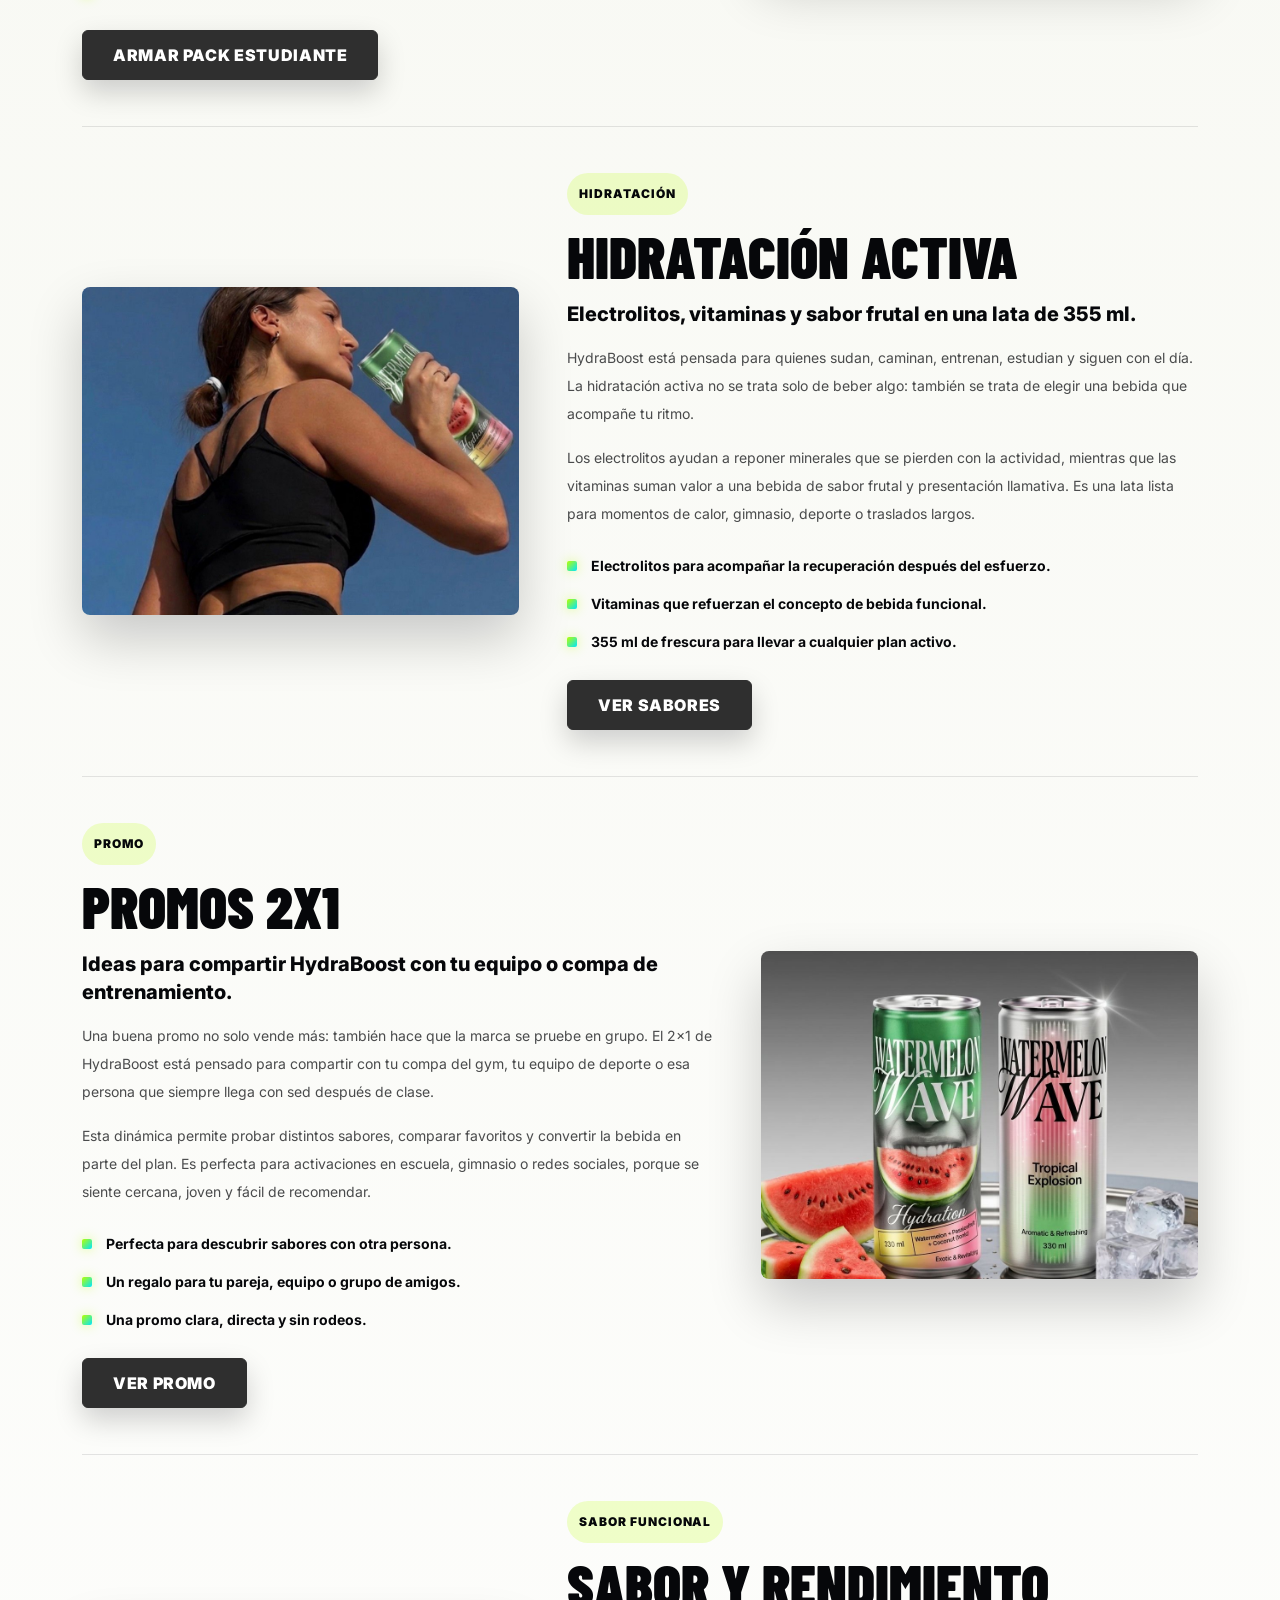
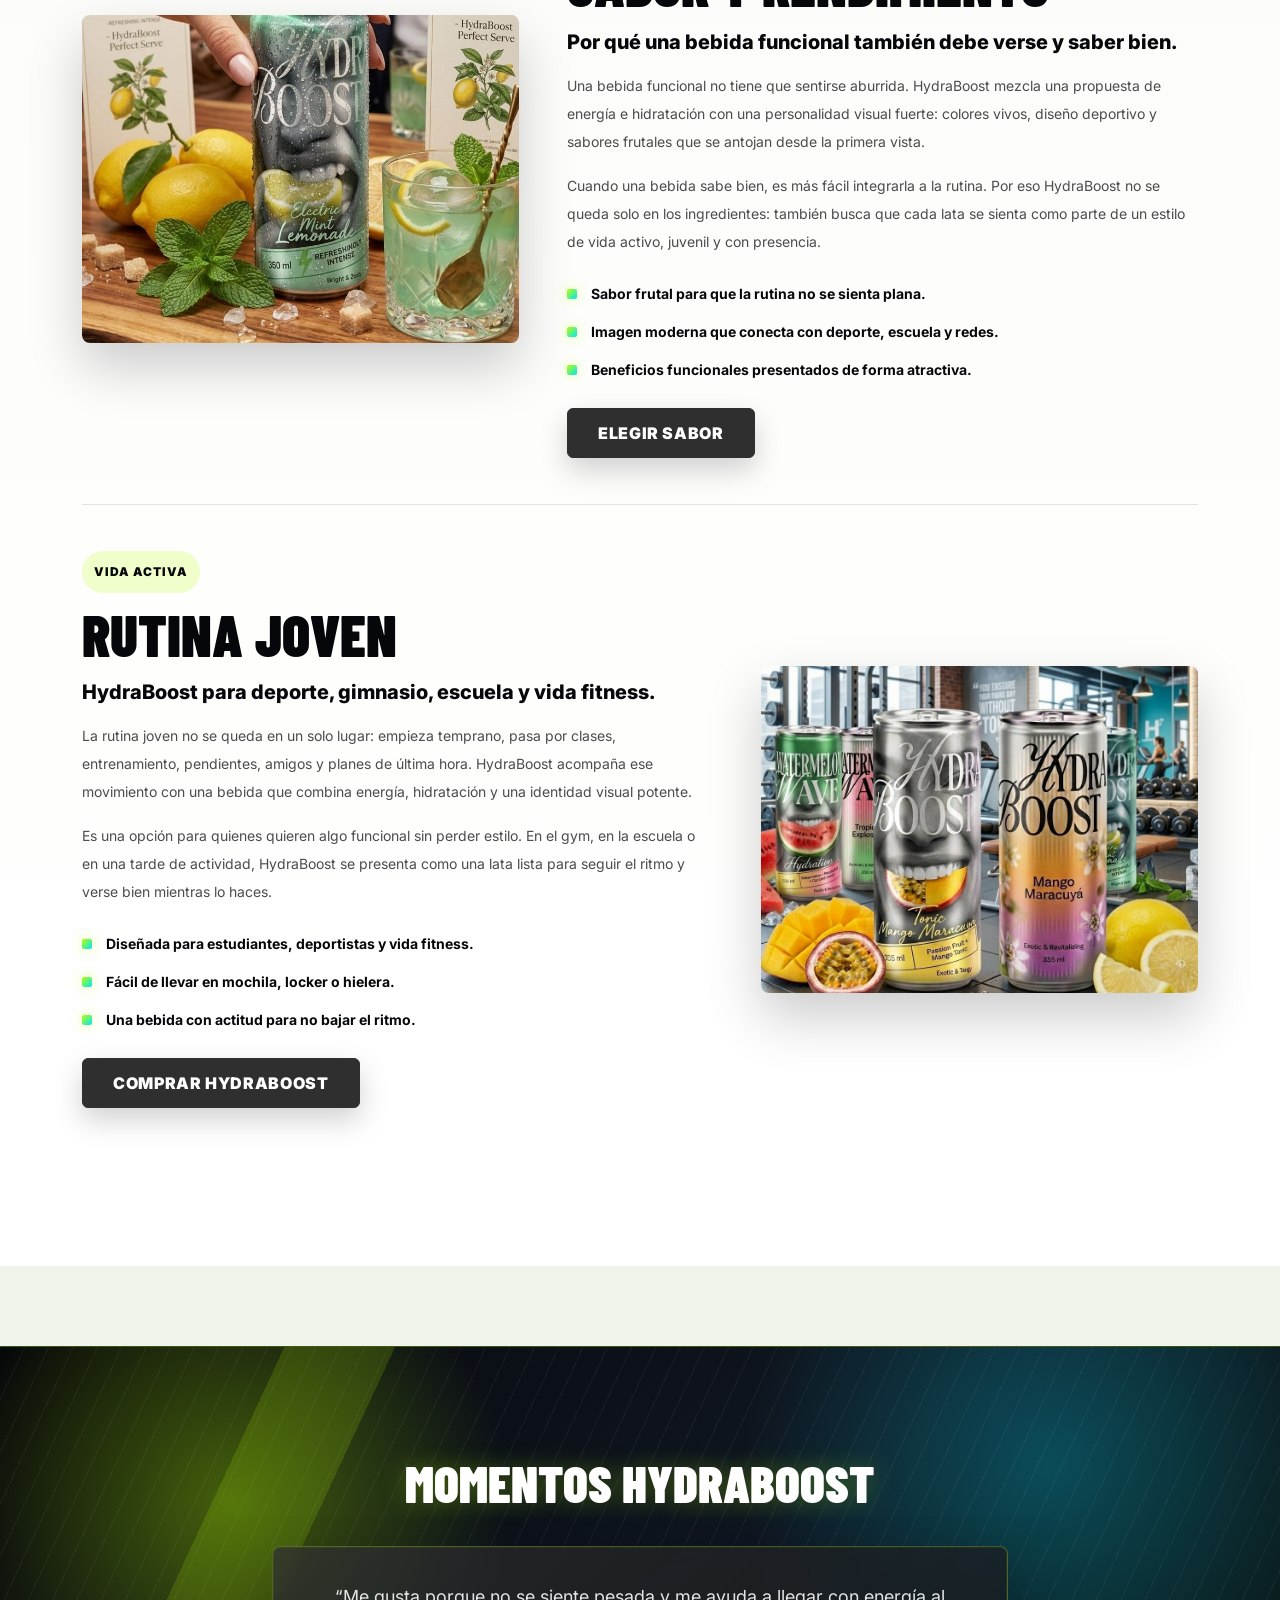
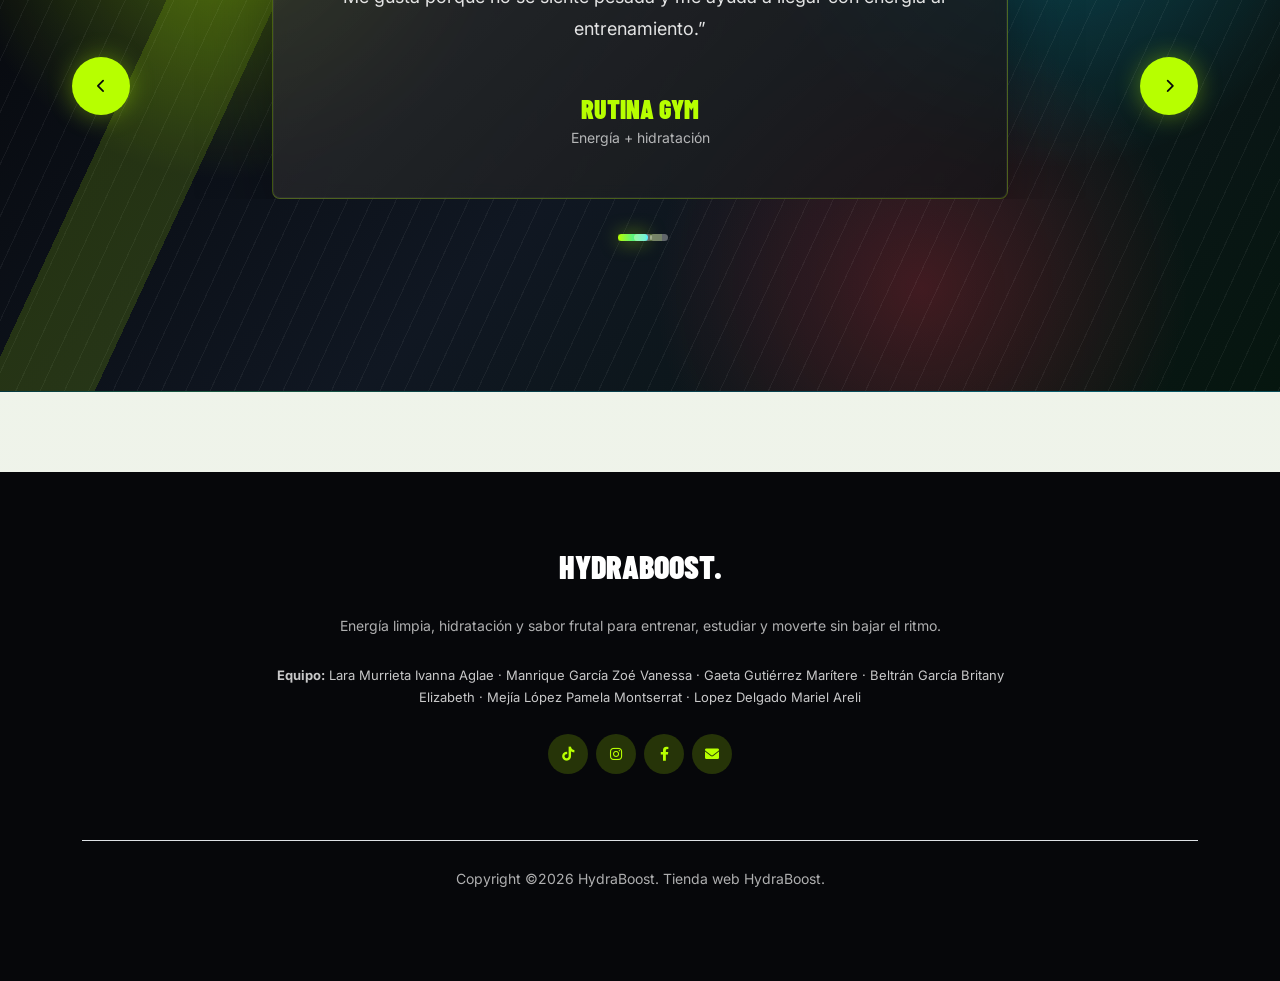
<file: blog.html>
<!-- /*
* Bootstrap 5
* Template Name: Furni
* Template Author: Untree.co
* Template URI: https://untree.co/
* License: https://creativecommons.org/licenses/by/3.0/
*/ -->
<!doctype html>
<html lang="es">
<head>
  <meta charset="utf-8">
  <meta name="viewport" content="width=device-width, initial-scale=1, shrink-to-fit=no">
  <meta name="author" content="Equipo HydraBoost">
  <link rel="shortcut icon" href="favicon.png">

  <meta name="description" content="HydraBoost, bebida energ&eacute;tica funcional con hidrataci&oacute;n, vitaminas y bajo contenido de az&uacute;car." />
  <meta name="keywords" content="HydraBoost, bebida energ&eacute;tica, hidrataci&oacute;n, vitaminas, fitness, tienda" />

		<!-- Bootstrap CSS -->
		<link href="css/bootstrap.min.css" rel="stylesheet">
		<link href="https://cdnjs.cloudflare.com/ajax/libs/font-awesome/6.0.0-beta3/css/all.min.css" rel="stylesheet">
		<link href="css/tiny-slider.css" rel="stylesheet">
		<link href="css/style.css" rel="stylesheet">
		<title>Blog | HydraBoost</title>
	</head>

	<body>

		<!-- Start Header/Navigation -->
		<nav class="custom-navbar navbar navbar navbar-expand-md navbar-dark bg-dark" aria-label="Barra de navegaci&oacute;n HydraBoost">

			<div class="container">
				<a class="navbar-brand" href="index.html">HydraBoost<span>.</span></a>

				<button class="navbar-toggler" type="button" data-bs-toggle="collapse" data-bs-target="#navbarsFurni" aria-controls="navbarsFurni" aria-expanded="false" aria-label="Abrir navegación">
					<span class="navbar-toggler-icon"></span>
				</button>

				<div class="collapse navbar-collapse" id="navbarsFurni">
					<ul class="custom-navbar-nav navbar-nav ms-auto mb-2 mb-md-0">
						<li class="nav-item"><a class="nav-link" href="index.html">Inicio</a></li>
						<li><a class="nav-link" href="shop.html">Tienda</a></li>
						<li><a class="nav-link" href="about.html">Nosotros</a></li>
						<li><a class="nav-link" href="services.html">Servicios</a></li>
						<li class="active"><a class="nav-link" href="blog.html">Blog</a></li>
						<li><a class="nav-link" href="contact.html">Contacto</a></li>
					</ul>

					<ul class="custom-navbar-cta navbar-nav mb-2 mb-md-0 ms-5">
						<li><a class="nav-link" href="#"><img src="images/user.svg"></a></li>
						<li><a class="nav-link" href="cart.html"><img src="images/cart.svg"></a></li>
					</ul>
				</div>
			</div>

		</nav>
		<!-- End Header/Navigation -->

		<!-- Start Hero Section -->
			<div class="hero">
				<div class="container">
					<div class="row justify-content-between">
						<div class="col-lg-5">
							<div class="intro-excerpt">
								<h1>HydraBoost</h1>
								<p class="mb-4">Ideas, promociones y momentos para integrar HydraBoost a tu rutina activa.</p>
								<p><a href="shop.html" class="btn btn-secondary me-2">Comprar</a><a href="contact.html" class="btn btn-white-outline">Contacto</a></p>
							</div>
						</div>
						<div class="col-lg-7">
							<div class="hero-img-wrap">
								<img src="images/principal.png" alt="HydraBoost" class="img-fluid">
							</div>
						</div>
					</div>
				</div>
			</div>
		<!-- End Hero Section -->



		<!-- Start Blog Section -->
		<div class="blog-section"><div class="container"><div class="row mb-5"><div class="col-lg-8 mx-auto text-center"><h2 class="section-title">Tips y promos</h2><p>Contenido pensado para vender HydraBoost desde entrenamiento, estudio y vida activa.</p></div></div><div class="row">
					<div class="col-12 col-sm-6 col-md-4 mb-5"><div class="post-entry"><a href="#antes-del-gym" class="post-thumbnail"><img src="images/post-1.jpg" alt="Antes del gym" class="img-fluid"></a><div class="post-content-entry"><h3><a href="#antes-del-gym">Antes del gym</a></h3><div class="meta"><span>C&oacute;mo usar HydraBoost para llegar con energ&iacute;a a tu rutina.</span></div><a href="#antes-del-gym" class="read-more">Leer entrada</a></div></div></div>
					<div class="col-12 col-sm-6 col-md-4 mb-5"><div class="post-entry"><a href="#dias-de-estudio" class="post-thumbnail"><img src="images/post-2.jpg" alt="D&iacute;as de estudio" class="img-fluid"></a><div class="post-content-entry"><h3><a href="#dias-de-estudio">D&iacute;as de estudio</a></h3><div class="meta"><span>Una opci&oacute;n baja en az&uacute;car para clases largas y tareas.</span></div><a href="#dias-de-estudio" class="read-more">Leer entrada</a></div></div></div>
					<div class="col-12 col-sm-6 col-md-4 mb-5"><div class="post-entry"><a href="#hidratacion-activa" class="post-thumbnail"><img src="images/post-3.jpg" alt="Hidrataci&oacute;n activa" class="img-fluid"></a><div class="post-content-entry"><h3><a href="#hidratacion-activa">Hidrataci&oacute;n activa</a></h3><div class="meta"><span>Electrolitos, vitaminas y sabor frutal en una lata de 355 ml.</span></div><a href="#hidratacion-activa" class="read-more">Leer entrada</a></div></div></div>
					<div class="col-12 col-sm-6 col-md-4 mb-5"><div class="post-entry"><a href="#promos-2x1" class="post-thumbnail"><img src="images/post-4.jpg" alt="Promos 2x1" class="img-fluid"></a><div class="post-content-entry"><h3><a href="#promos-2x1">Promos 2x1</a></h3><div class="meta"><span>Ideas para compartir HydraBoost con tu equipo o compa de entrenamiento.</span></div><a href="#promos-2x1" class="read-more">Leer entrada</a></div></div></div>
					<div class="col-12 col-sm-6 col-md-4 mb-5"><div class="post-entry"><a href="#sabor-y-rendimiento" class="post-thumbnail"><img src="images/post-5.jpg" alt="Sabor y rendimiento" class="img-fluid"></a><div class="post-content-entry"><h3><a href="#sabor-y-rendimiento">Sabor y rendimiento</a></h3><div class="meta"><span>Por qu&eacute; una bebida funcional tambi&eacute;n debe verse y saber bien.</span></div><a href="#sabor-y-rendimiento" class="read-more">Leer entrada</a></div></div></div>
					<div class="col-12 col-sm-6 col-md-4 mb-5"><div class="post-entry"><a href="#rutina-joven" class="post-thumbnail"><img src="images/post-6.jpg" alt="Rutina joven" class="img-fluid"></a><div class="post-content-entry"><h3><a href="#rutina-joven">Rutina joven</a></h3><div class="meta"><span>HydraBoost para deporte, gimnasio, escuela y vida fitness.</span></div><a href="#rutina-joven" class="read-more">Leer entrada</a></div></div></div>
		</div></div></div>
		<!-- End Blog Section -->

		<!-- Start Blog Entries Section -->
		<div class="blog-entries-section">
			<div class="container">
				<article class="blog-entry-full" id="antes-del-gym"><div class="row align-items-center g-5"><div class="col-lg-5"><img src="images/post-1.jpg" alt="Antes del gym" class="img-fluid blog-entry-media"></div><div class="col-lg-7 blog-entry-body"><span class="blog-entry-tag">Entrenamiento</span><h2>Antes del gym</h2><p class="lead">C&oacute;mo usar HydraBoost para llegar con energ&iacute;a a tu rutina.</p><p>Antes de entrenar, el cuerpo necesita llegar despierto, hidratado y listo para moverse. HydraBoost funciona como ese empuj&oacute;n previo para iniciar la rutina con mejor actitud, especialmente cuando vienes de clases, tareas o un d&iacute;a largo.</p><p>T&oacute;mala fr&iacute;a antes de salir al gimnasio o ll&eacute;vala en la mochila para abrirla camino al entrenamiento. Su mezcla de sabor frutal, electrolitos y bajo az&uacute;car ayuda a que la preparaci&oacute;n se sienta ligera, fresca y con estilo.</p><ul class="blog-entry-benefits"><li>Ideal para activar el mood antes de pesas, cardio o deporte.</li><li>Electrolitos para acompa&ntilde;ar la hidrataci&oacute;n durante el movimiento.</li><li>Sabor intenso sin sentirse pesado antes de entrenar.</li></ul><a href="shop.html" class="btn">Comprar para entrenar</a></div></div></article>
				<article class="blog-entry-full" id="dias-de-estudio"><div class="row align-items-center g-5"><div class="col-lg-5"><img src="images/post-2.jpg" alt="D&iacute;as de estudio" class="img-fluid blog-entry-media"></div><div class="col-lg-7 blog-entry-body"><span class="blog-entry-tag">Modo estudiante</span><h2>D&iacute;as de estudio</h2><p class="lead">Una opci&oacute;n baja en az&uacute;car para clases largas y tareas.</p><p>Hay d&iacute;as en los que la energ&iacute;a se reparte entre exposiciones, apuntes, trabajos en equipo y una lista de pendientes que no perdona. HydraBoost entra como una bebida pr&aacute;ctica para acompa&ntilde;ar esas horas sin depender de opciones demasiado dulces.</p><p>Su lata de 355 ml cabe f&aacute;cil en la mochila y se adapta a una rutina joven: biblioteca, sal&oacute;n, camino a casa o una sesi&oacute;n de estudio con amigos. El objetivo es mantenerte en movimiento con un sabor fresco y una imagen que tambi&eacute;n se ve bien en el escritorio.</p><ul class="blog-entry-benefits"><li>Baja en az&uacute;car para acompa&ntilde;ar jornadas largas.</li><li>Formato pr&aacute;ctico para llevar a clases o tareas.</li><li>Una alternativa moderna para estudiantes activos.</li></ul><a href="shop.html" class="btn">Armar pack estudiante</a></div></div></article>
				<article class="blog-entry-full" id="hidratacion-activa"><div class="row align-items-center g-5"><div class="col-lg-5"><img src="images/post-3.jpg" alt="Hidrataci&oacute;n activa" class="img-fluid blog-entry-media"></div><div class="col-lg-7 blog-entry-body"><span class="blog-entry-tag">Hidrataci&oacute;n</span><h2>Hidrataci&oacute;n activa</h2><p class="lead">Electrolitos, vitaminas y sabor frutal en una lata de 355 ml.</p><p>HydraBoost est&aacute; pensada para quienes sudan, caminan, entrenan, estudian y siguen con el d&iacute;a. La hidrataci&oacute;n activa no se trata solo de beber algo: tambi&eacute;n se trata de elegir una bebida que acompa&ntilde;e tu ritmo.</p><p>Los electrolitos ayudan a reponer minerales que se pierden con la actividad, mientras que las vitaminas suman valor a una bebida de sabor frutal y presentaci&oacute;n llamativa. Es una lata lista para momentos de calor, gimnasio, deporte o traslados largos.</p><ul class="blog-entry-benefits"><li>Electrolitos para acompa&ntilde;ar la recuperaci&oacute;n despu&eacute;s del esfuerzo.</li><li>Vitaminas que refuerzan el concepto de bebida funcional.</li><li>355 ml de frescura para llevar a cualquier plan activo.</li></ul><a href="shop.html" class="btn">Ver sabores</a></div></div></article>
				<article class="blog-entry-full" id="promos-2x1"><div class="row align-items-center g-5"><div class="col-lg-5"><img src="images/post-4.jpg" alt="Promos 2x1" class="img-fluid blog-entry-media"></div><div class="col-lg-7 blog-entry-body"><span class="blog-entry-tag">Promo</span><h2>Promos 2x1</h2><p class="lead">Ideas para compartir HydraBoost con tu equipo o compa de entrenamiento.</p><p>Una buena promo no solo vende m&aacute;s: tambi&eacute;n hace que la marca se pruebe en grupo. El 2x1 de HydraBoost est&aacute; pensado para compartir con tu compa del gym, tu equipo de deporte o esa persona que siempre llega con sed despu&eacute;s de clase.</p><p>Esta din&aacute;mica permite probar distintos sabores, comparar favoritos y convertir la bebida en parte del plan. Es perfecta para activaciones en escuela, gimnasio o redes sociales, porque se siente cercana, joven y f&aacute;cil de recomendar.</p><ul class="blog-entry-benefits"><li>Perfecta para descubrir sabores con otra persona.</li><li>Un regalo para tu pareja, equipo o grupo de amigos.</li><li>Una promo clara, directa y sin rodeos.</li></ul><a href="shop.html" class="btn">Ver promo</a></div></div></article>
				<article class="blog-entry-full" id="sabor-y-rendimiento"><div class="row align-items-center g-5"><div class="col-lg-5"><img src="images/post-5.jpg" alt="Sabor y rendimiento" class="img-fluid blog-entry-media"></div><div class="col-lg-7 blog-entry-body"><span class="blog-entry-tag">Sabor funcional</span><h2>Sabor y rendimiento</h2><p class="lead">Por qu&eacute; una bebida funcional tambi&eacute;n debe verse y saber bien.</p><p>Una bebida funcional no tiene que sentirse aburrida. HydraBoost mezcla una propuesta de energ&iacute;a e hidrataci&oacute;n con una personalidad visual fuerte: colores vivos, dise&ntilde;o deportivo y sabores frutales que se antojan desde la primera vista.</p><p>Cuando una bebida sabe bien, es m&aacute;s f&aacute;cil integrarla a la rutina. Por eso HydraBoost no se queda solo en los ingredientes: tambi&eacute;n busca que cada lata se sienta como parte de un estilo de vida activo, juvenil y con presencia.</p><ul class="blog-entry-benefits"><li>Sabor frutal para que la rutina no se sienta plana.</li><li>Imagen moderna que conecta con deporte, escuela y redes.</li><li>Beneficios funcionales presentados de forma atractiva.</li></ul><a href="shop.html" class="btn">Elegir sabor</a></div></div></article>
				<article class="blog-entry-full" id="rutina-joven"><div class="row align-items-center g-5"><div class="col-lg-5"><img src="images/post-6.jpg" alt="Rutina joven" class="img-fluid blog-entry-media"></div><div class="col-lg-7 blog-entry-body"><span class="blog-entry-tag">Vida activa</span><h2>Rutina joven</h2><p class="lead">HydraBoost para deporte, gimnasio, escuela y vida fitness.</p><p>La rutina joven no se queda en un solo lugar: empieza temprano, pasa por clases, entrenamiento, pendientes, amigos y planes de &uacute;ltima hora. HydraBoost acompa&ntilde;a ese movimiento con una bebida que combina energ&iacute;a, hidrataci&oacute;n y una identidad visual potente.</p><p>Es una opci&oacute;n para quienes quieren algo funcional sin perder estilo. En el gym, en la escuela o en una tarde de actividad, HydraBoost se presenta como una lata lista para seguir el ritmo y verse bien mientras lo haces.</p><ul class="blog-entry-benefits"><li>Dise&ntilde;ada para estudiantes, deportistas y vida fitness.</li><li>F&aacute;cil de llevar en mochila, locker o hielera.</li><li>Una bebida con actitud para no bajar el ritmo.</li></ul><a href="shop.html" class="btn">Comprar HydraBoost</a></div></div></article>
			</div>
		</div>
		<!-- End Blog Entries Section -->



		<!-- Start Testimonial Slider -->
		<div class="testimonial-section before-footer-section"><div class="container"><div class="row"><div class="col-lg-7 mx-auto text-center"><h2 class="section-title">Momentos HydraBoost</h2></div></div><div class="row justify-content-center"><div class="col-lg-12"><div class="testimonial-slider-wrap text-center"><div id="testimonial-nav"><span class="prev" data-controls="prev"><span class="fa fa-chevron-left"></span></span><span class="next" data-controls="next"><span class="fa fa-chevron-right"></span></span></div><div class="testimonial-slider">
			<div class="item"><div class="row justify-content-center"><div class="col-lg-8 mx-auto"><div class="testimonial-block text-center"><blockquote class="mb-5"><p>&ldquo;Me gusta porque no se siente pesada y me ayuda a llegar con energ&iacute;a al entrenamiento.&rdquo;</p></blockquote><div class="author-info"><h3 class="font-weight-bold">Rutina gym</h3><span class="position d-block mb-3">Energ&iacute;a + hidrataci&oacute;n</span></div></div></div></div></div>
			<div class="item"><div class="row justify-content-center"><div class="col-lg-8 mx-auto"><div class="testimonial-block text-center"><blockquote class="mb-5"><p>&ldquo;El sabor frutal y el bajo az&uacute;car la hacen buena para d&iacute;as de clases largas.&rdquo;</p></blockquote><div class="author-info"><h3 class="font-weight-bold">Modo estudiante</h3><span class="position d-block mb-3">Enfoque sin exceso</span></div></div></div></div></div>
			<div class="item"><div class="row justify-content-center"><div class="col-lg-8 mx-auto"><div class="testimonial-block text-center"><blockquote class="mb-5"><p>&ldquo;La lata se ve moderna, deportiva y lista para redes. Eso ayuda a que se antoje.&rdquo;</p></blockquote><div class="author-info"><h3 class="font-weight-bold">Marca joven</h3><span class="position d-block mb-3">Dise&ntilde;o llamativo</span></div></div></div></div></div>
		</div></div></div></div></div></div>
		<!-- End Testimonial Slider -->



		<!-- Start Footer Section -->
		<footer class="footer-section">
			<div class="container relative">
				<div class="row g-5 mb-5 justify-content-center">
					<div class="col-lg-8 mx-auto text-center">
						<div class="mb-4 footer-logo-wrap"><a href="index.html" class="footer-logo">HydraBoost<span>.</span></a></div>
						<p class="mb-4">Energ&iacute;a limpia, hidrataci&oacute;n y sabor frutal para entrenar, estudiar y moverte sin bajar el ritmo.</p>
						<p class="footer-team mb-4"><strong>Equipo:</strong> Lara Murrieta Ivanna Aglae &middot; Manrique Garc&iacute;a Zo&eacute; Vanessa &middot; Gaeta Guti&eacute;rrez Mar&iacute;tere &middot; Beltr&aacute;n Garc&iacute;a Britany Elizabeth &middot; Mej&iacute;a L&oacute;pez Pamela Montserrat &middot; Lopez Delgado Mariel Areli</p>
						<ul class="list-unstyled custom-social">
							<li><a href="#" aria-label="TikTok"><span class="fa fa-brands fa-tiktok"></span></a></li>
							<li><a href="#" aria-label="Instagram"><span class="fa fa-brands fa-instagram"></span></a></li>
							<li><a href="#" aria-label="Facebook"><span class="fa fa-brands fa-facebook-f"></span></a></li>
							<li><a href="#" aria-label="Correo"><span class="fa fa-envelope"></span></a></li>
						</ul>
					</div>
				</div>
				<div class="border-top copyright">
					<div class="row pt-4">
						<div class="col-lg-8 mx-auto text-center">
							<p class="mb-2">Copyright &copy;<script>document.write(new Date().getFullYear());</script> HydraBoost. Tienda web HydraBoost.</p>
						</div>
					</div>
				</div>
			</div>
		</footer>
		<!-- End Footer Section -->


		<script src="js/bootstrap.bundle.min.js"></script>
		<script src="js/tiny-slider.js"></script>
		<script src="js/custom.js"></script>
	</body>

</html>
</file>
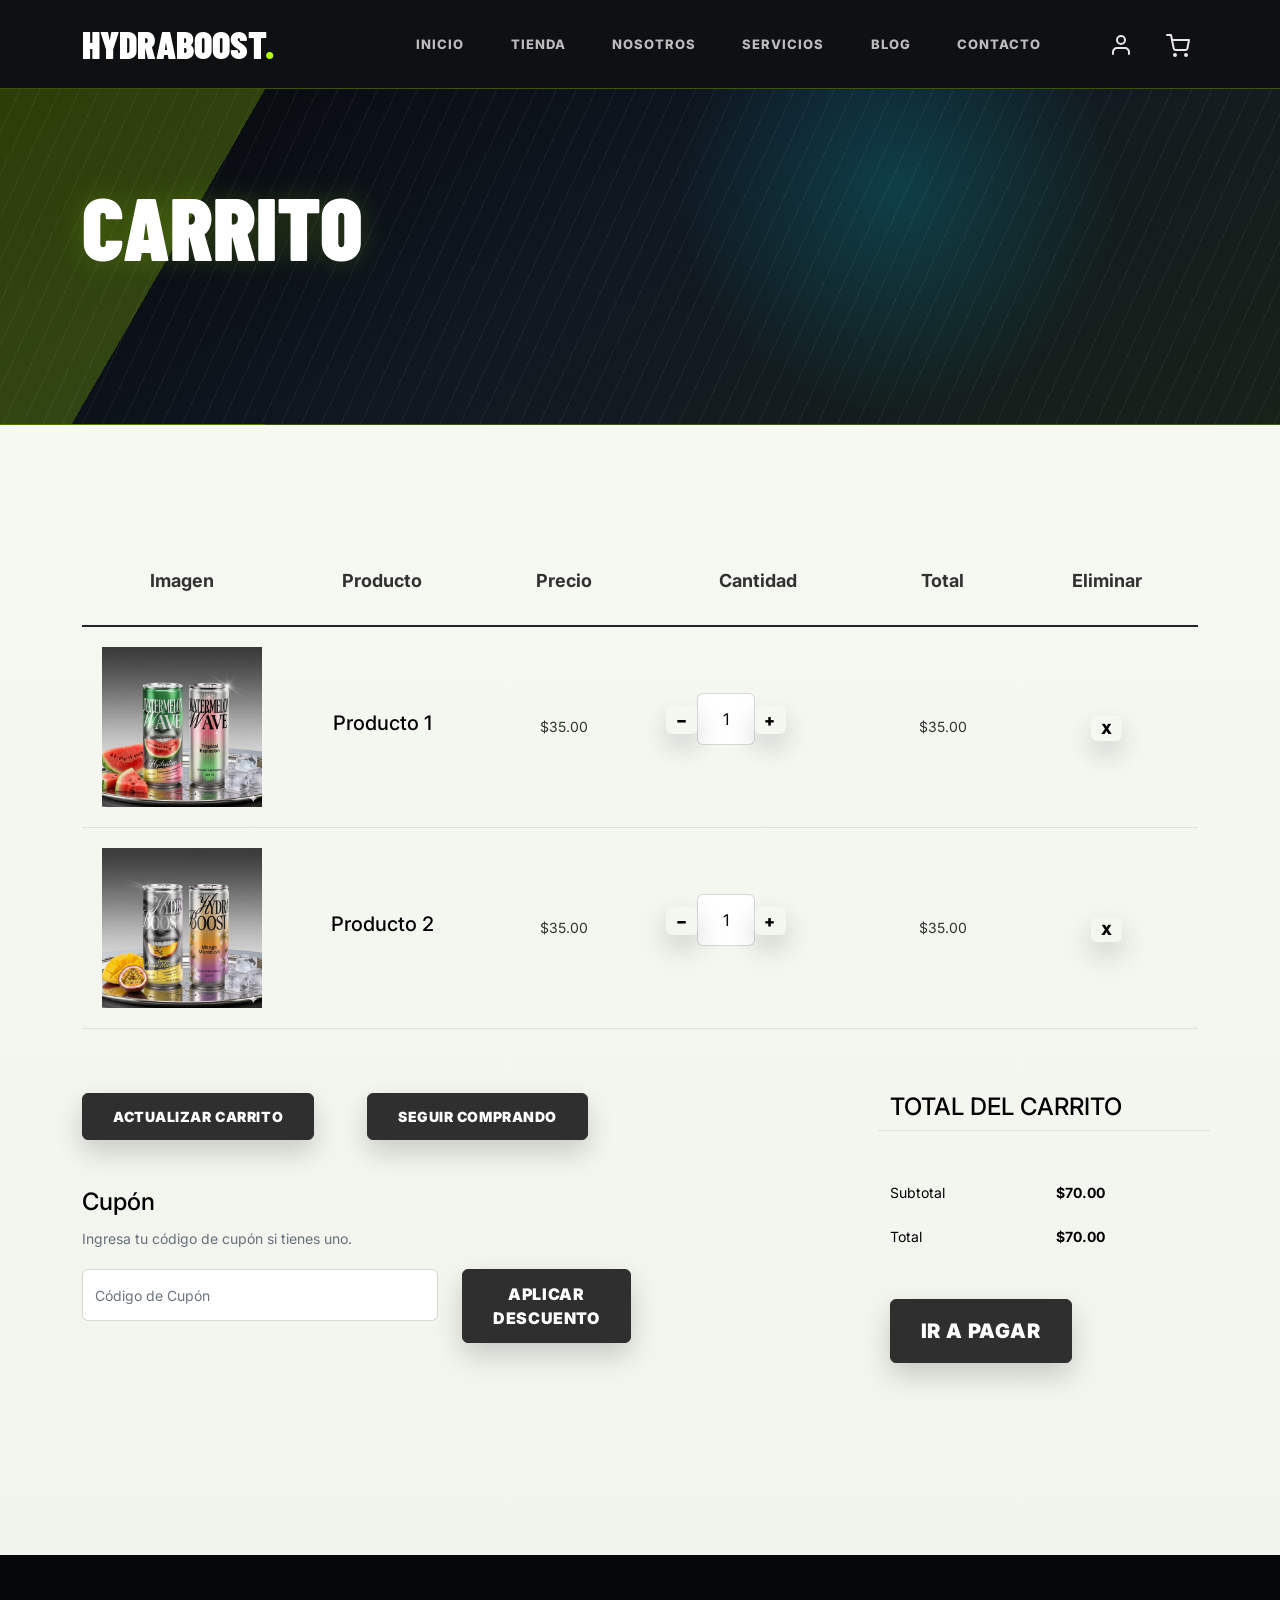
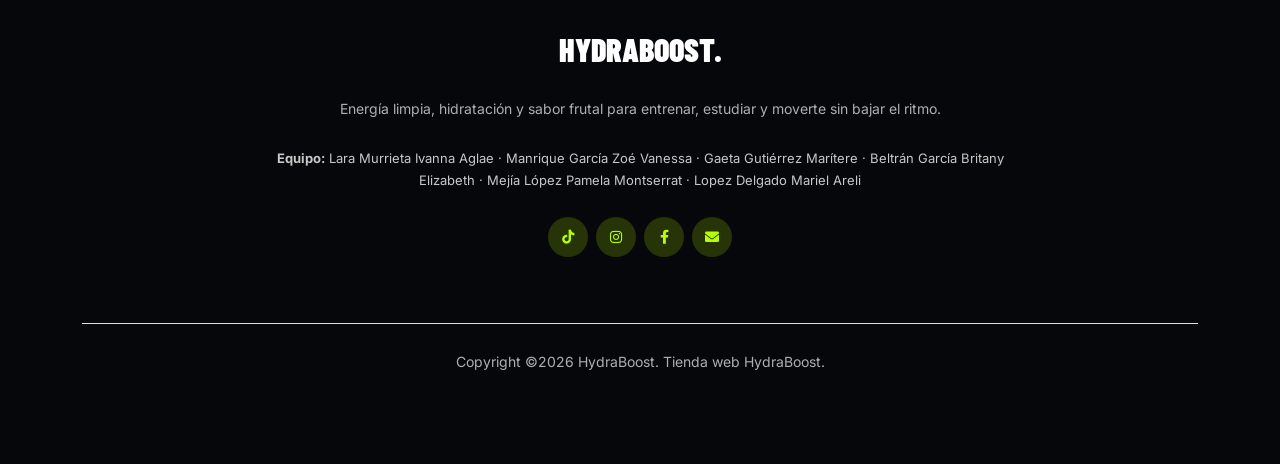
<file: cart.html>
<!-- /*
* Bootstrap 5
* Template Name: Furni
* Template Author: Untree.co
* Template URI: https://untree.co/
* License: https://creativecommons.org/licenses/by/3.0/
*/ -->
<!doctype html>
<html lang="es">
<head>
  <meta charset="utf-8">
  <meta name="viewport" content="width=device-width, initial-scale=1, shrink-to-fit=no">
  <meta name="author" content="Equipo HydraBoost">
  <link rel="shortcut icon" href="favicon.png">

  <meta name="description" content="HydraBoost, bebida energ&eacute;tica funcional con hidrataci&oacute;n, vitaminas y bajo contenido de az&uacute;car." />
  <meta name="keywords" content="HydraBoost, bebida energ&eacute;tica, hidrataci&oacute;n, vitaminas, fitness, tienda" />

		<!-- Bootstrap CSS -->
		<link href="css/bootstrap.min.css" rel="stylesheet">
		<link href="https://cdnjs.cloudflare.com/ajax/libs/font-awesome/6.0.0-beta3/css/all.min.css" rel="stylesheet">
		<link href="css/tiny-slider.css" rel="stylesheet">
		<link href="css/style.css" rel="stylesheet">
		<title>Carrito | HydraBoost</title>
	</head>

	<body>

		<!-- Start Header/Navigation -->
		<nav class="custom-navbar navbar navbar navbar-expand-md navbar-dark bg-dark" aria-label="Barra de navegaci&oacute;n HydraBoost">

			<div class="container">
				<a class="navbar-brand" href="index.html">HydraBoost<span>.</span></a>

				<button class="navbar-toggler" type="button" data-bs-toggle="collapse" data-bs-target="#navbarsFurni" aria-controls="navbarsFurni" aria-expanded="false" aria-label="Abrir navegación">
					<span class="navbar-toggler-icon"></span>
				</button>

				<div class="collapse navbar-collapse" id="navbarsFurni">
					<ul class="custom-navbar-nav navbar-nav ms-auto mb-2 mb-md-0">
						<li class="nav-item"><a class="nav-link" href="index.html">Inicio</a></li>
						<li><a class="nav-link" href="shop.html">Tienda</a></li>
						<li><a class="nav-link" href="about.html">Nosotros</a></li>
						<li><a class="nav-link" href="services.html">Servicios</a></li>
						<li><a class="nav-link" href="blog.html">Blog</a></li>
						<li><a class="nav-link" href="contact.html">Contacto</a></li>
					</ul>

					<ul class="custom-navbar-cta navbar-nav mb-2 mb-md-0 ms-5">
						<li><a class="nav-link" href="#"><img src="images/user.svg"></a></li>
						<li><a class="nav-link" href="cart.html"><img src="images/cart.svg"></a></li>
					</ul>
				</div>
			</div>

		</nav>
		<!-- End Header/Navigation -->

		<!-- Start Hero Section -->
			<div class="hero">
				<div class="container">
					<div class="row justify-content-between">
						<div class="col-lg-5">
							<div class="intro-excerpt">
								<h1>Carrito</h1>
							</div>
						</div>
						<div class="col-lg-7"></div>
					</div>
				</div>
			</div>
		<!-- End Hero Section -->



		<div class="untree_co-section before-footer-section">
            <div class="container">
              <div class="row mb-5">
                <form class="col-md-12" method="post">
                  <div class="site-blocks-table">
                    <table class="table">
                      <thead>
                        <tr>
                          <th class="product-thumbnail">Imagen</th>
                          <th class="product-name">Producto</th>
                          <th class="product-price">Precio</th>
                          <th class="product-quantity">Cantidad</th>
                          <th class="product-total">Total</th>
                          <th class="product-remove">Eliminar</th>
                        </tr>
                      </thead>
                      <tbody>
                        <tr>
                          <td class="product-thumbnail">
                            <img src="images/product-1.png" alt="Imagen" class="img-fluid">
                          </td>
                          <td class="product-name">
                            <h2 class="h5 text-black">Producto 1</h2>
                          </td>
                          <td>$35.00</td>
                          <td>
                            <div class="input-group mb-3 d-flex align-items-center quantity-container" style="max-width: 120px;">
                              <div class="input-group-prepend">
                                <button class="btn btn-outline-black decrease" type="button">&minus;</button>
                              </div>
                              <input type="text" class="form-control text-center quantity-amount" value="1" placeholder="" aria-label="Example text with button addon" aria-describedby="button-addon1">
                              <div class="input-group-append">
                                <button class="btn btn-outline-black increase" type="button">&plus;</button>
                              </div>
                            </div>

                          </td>
                          <td>$35.00</td>
                          <td><a href="#" class="btn btn-black btn-sm">X</a></td>
                        </tr>

                        <tr>
                          <td class="product-thumbnail">
                            <img src="images/product-2.png" alt="Imagen" class="img-fluid">
                          </td>
                          <td class="product-name">
                            <h2 class="h5 text-black">Producto 2</h2>
                          </td>
                          <td>$35.00</td>
                          <td>
                            <div class="input-group mb-3 d-flex align-items-center quantity-container" style="max-width: 120px;">
                              <div class="input-group-prepend">
                                <button class="btn btn-outline-black decrease" type="button">&minus;</button>
                              </div>
                              <input type="text" class="form-control text-center quantity-amount" value="1" placeholder="" aria-label="Example text with button addon" aria-describedby="button-addon1">
                              <div class="input-group-append">
                                <button class="btn btn-outline-black increase" type="button">&plus;</button>
                              </div>
                            </div>

                          </td>
                          <td>$35.00</td>
                          <td><a href="#" class="btn btn-black btn-sm">X</a></td>
                        </tr>
                      </tbody>
                    </table>
                  </div>
                </form>
              </div>

              <div class="row">
                <div class="col-md-6">
                  <div class="row mb-5">
                    <div class="col-md-6 mb-3 mb-md-0">
                      <button class="btn btn-black btn-sm btn-block">Actualizar carrito</button>
                    </div>
                    <div class="col-md-6">
                      <button class="btn btn-outline-black btn-sm btn-block">Seguir comprando</button>
                    </div>
                  </div>
                  <div class="row">
                    <div class="col-md-12">
                      <label class="text-black h4" for="coupon">Cupón</label>
                      <p>Ingresa tu código de cupón si tienes uno.</p>
                    </div>
                    <div class="col-md-8 mb-3 mb-md-0">
                      <input type="text" class="form-control py-3" id="coupon" placeholder="Código de Cupón">
                    </div>
                    <div class="col-md-4">
                      <button class="btn btn-black">Aplicar descuento</button>
                    </div>
                  </div>
                </div>
                <div class="col-md-6 pl-5">
                  <div class="row justify-content-end">
                    <div class="col-md-7">
                      <div class="row">
                        <div class="col-md-12 text-right border-bottom mb-5">
                          <h3 class="text-black h4 text-uppercase">Total del carrito</h3>
                        </div>
                      </div>
                      <div class="row mb-3">
                        <div class="col-md-6">
                          <span class="text-black">Subtotal</span>
                        </div>
                        <div class="col-md-6 text-right">
                          <strong class="text-black">$70.00</strong>
                        </div>
                      </div>
                      <div class="row mb-5">
                        <div class="col-md-6">
                          <span class="text-black">Total</span>
                        </div>
                        <div class="col-md-6 text-right">
                          <strong class="text-black">$70.00</strong>
                        </div>
                      </div>

                      <div class="row">
                        <div class="col-md-12">
                          <button class="btn btn-black btn-lg py-3 btn-block" onclick="window.location='checkout.html'">Ir a pagar</button>
                        </div>
                      </div>
                    </div>
                  </div>
                </div>
              </div>
            </div>
          </div>


		<!-- Start Footer Section -->
		<footer class="footer-section">
			<div class="container relative">
				<div class="row g-5 mb-5 justify-content-center">
					<div class="col-lg-8 mx-auto text-center">
						<div class="mb-4 footer-logo-wrap"><a href="index.html" class="footer-logo">HydraBoost<span>.</span></a></div>
						<p class="mb-4">Energ&iacute;a limpia, hidrataci&oacute;n y sabor frutal para entrenar, estudiar y moverte sin bajar el ritmo.</p>
						<p class="footer-team mb-4"><strong>Equipo:</strong> Lara Murrieta Ivanna Aglae &middot; Manrique Garc&iacute;a Zo&eacute; Vanessa &middot; Gaeta Guti&eacute;rrez Mar&iacute;tere &middot; Beltr&aacute;n Garc&iacute;a Britany Elizabeth &middot; Mej&iacute;a L&oacute;pez Pamela Montserrat &middot; Lopez Delgado Mariel Areli</p>
						<ul class="list-unstyled custom-social">
							<li><a href="#" aria-label="TikTok"><span class="fa fa-brands fa-tiktok"></span></a></li>
							<li><a href="#" aria-label="Instagram"><span class="fa fa-brands fa-instagram"></span></a></li>
							<li><a href="#" aria-label="Facebook"><span class="fa fa-brands fa-facebook-f"></span></a></li>
							<li><a href="#" aria-label="Correo"><span class="fa fa-envelope"></span></a></li>
						</ul>
					</div>
				</div>
				<div class="border-top copyright">
					<div class="row pt-4">
						<div class="col-lg-8 mx-auto text-center">
							<p class="mb-2">Copyright &copy;<script>document.write(new Date().getFullYear());</script> HydraBoost. Tienda web HydraBoost.</p>
						</div>
					</div>
				</div>
			</div>
		</footer>
		<!-- End Footer Section -->


		<script src="js/bootstrap.bundle.min.js"></script>
		<script src="js/tiny-slider.js"></script>
		<script src="js/custom.js"></script>
	</body>

</html>
</file>
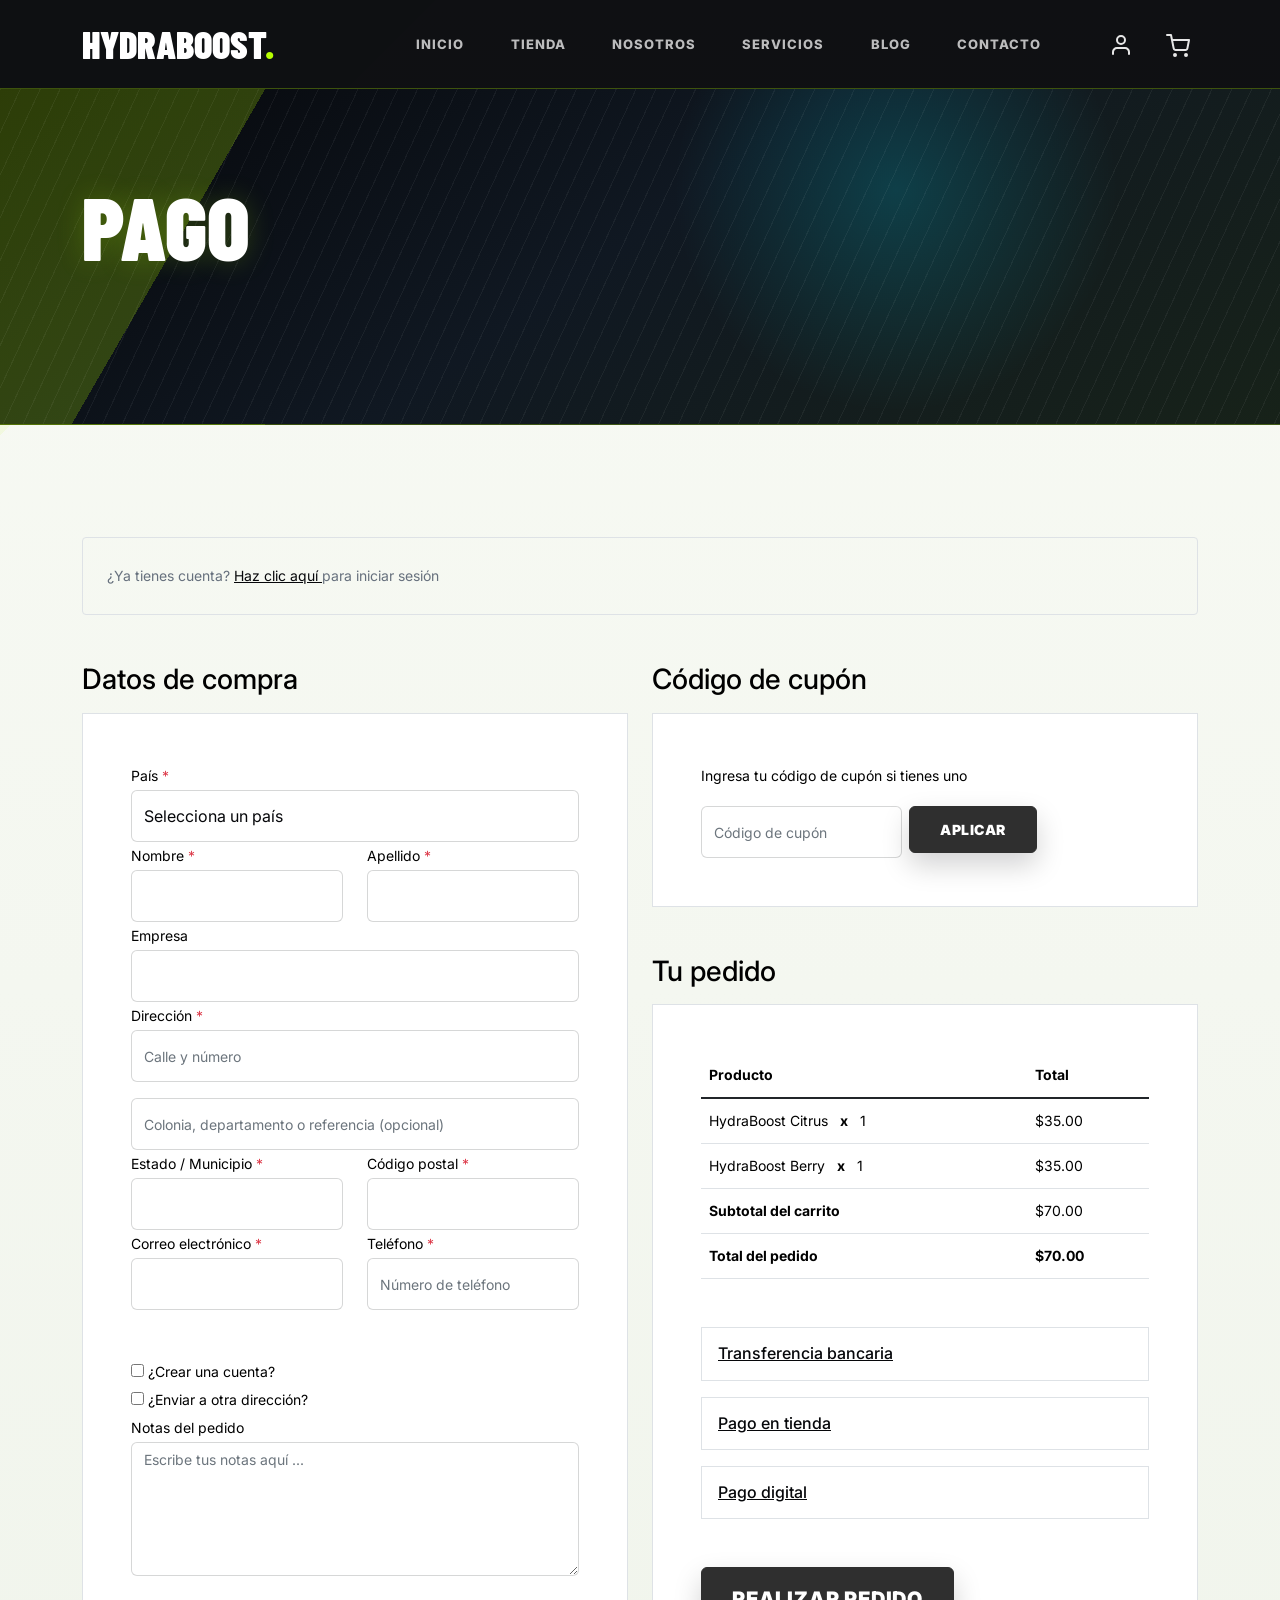
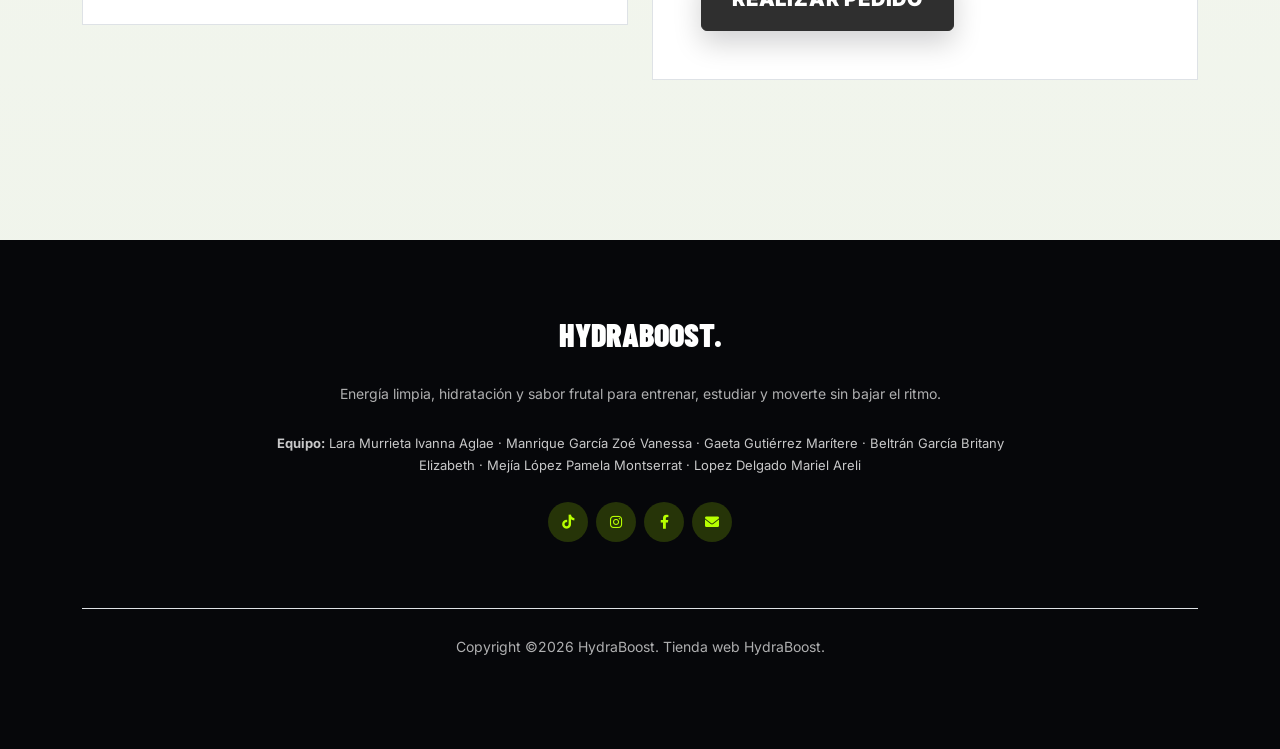
<file: checkout.html>
<!-- /*
* Bootstrap 5
* Template Name: Furni
* Template Author: Untree.co
* Template URI: https://untree.co/
* License: https://creativecommons.org/licenses/by/3.0/
*/ -->
<!doctype html>
<html lang="es">
<head>
  <meta charset="utf-8">
  <meta name="viewport" content="width=device-width, initial-scale=1, shrink-to-fit=no">
  <meta name="author" content="Equipo HydraBoost">
  <link rel="shortcut icon" href="favicon.png">

  <meta name="description" content="HydraBoost, bebida energ&eacute;tica funcional con hidrataci&oacute;n, vitaminas y bajo contenido de az&uacute;car." />
  <meta name="keywords" content="HydraBoost, bebida energ&eacute;tica, hidrataci&oacute;n, vitaminas, fitness, tienda" />

		<!-- Bootstrap CSS -->
		<link href="css/bootstrap.min.css" rel="stylesheet">
		<link href="https://cdnjs.cloudflare.com/ajax/libs/font-awesome/6.0.0-beta3/css/all.min.css" rel="stylesheet">
		<link href="css/tiny-slider.css" rel="stylesheet">
		<link href="css/style.css" rel="stylesheet">
		<title>Pago | HydraBoost</title>
	</head>

	<body>

		<!-- Start Header/Navigation -->
		<nav class="custom-navbar navbar navbar navbar-expand-md navbar-dark bg-dark" aria-label="Barra de navegaci&oacute;n HydraBoost">

			<div class="container">
				<a class="navbar-brand" href="index.html">HydraBoost<span>.</span></a>

				<button class="navbar-toggler" type="button" data-bs-toggle="collapse" data-bs-target="#navbarsFurni" aria-controls="navbarsFurni" aria-expanded="false" aria-label="Abrir navegación">
					<span class="navbar-toggler-icon"></span>
				</button>

				<div class="collapse navbar-collapse" id="navbarsFurni">
					<ul class="custom-navbar-nav navbar-nav ms-auto mb-2 mb-md-0">
						<li class="nav-item"><a class="nav-link" href="index.html">Inicio</a></li>
						<li><a class="nav-link" href="shop.html">Tienda</a></li>
						<li><a class="nav-link" href="about.html">Nosotros</a></li>
						<li><a class="nav-link" href="services.html">Servicios</a></li>
						<li><a class="nav-link" href="blog.html">Blog</a></li>
						<li><a class="nav-link" href="contact.html">Contacto</a></li>
					</ul>

					<ul class="custom-navbar-cta navbar-nav mb-2 mb-md-0 ms-5">
						<li><a class="nav-link" href="#"><img src="images/user.svg"></a></li>
						<li><a class="nav-link" href="cart.html"><img src="images/cart.svg"></a></li>
					</ul>
				</div>
			</div>

		</nav>
		<!-- End Header/Navigation -->

		<!-- Start Hero Section -->
			<div class="hero">
				<div class="container">
					<div class="row justify-content-between">
						<div class="col-lg-5">
							<div class="intro-excerpt">
								<h1>Pago</h1>
							</div>
						</div>
						<div class="col-lg-7"></div>
					</div>
				</div>
			</div>
		<!-- End Hero Section -->

		<div class="untree_co-section">
		    <div class="container">
		      <div class="row mb-5">
		        <div class="col-md-12">
		          <div class="border p-4 rounded" role="alert">
		            &iquest;Ya tienes cuenta?  <a href="#">Haz clic aquí </a> para iniciar sesión
		          </div>
		        </div>
		      </div>
		      <div class="row">
		        <div class="col-md-6 mb-5 mb-md-0">
		          <h2 class="h3 mb-3 text-black">Datos de compra</h2>
		          <div class="p-3 p-lg-5 border bg-white">
		            <div class="form-group">
		              <label for="c_country" class="text-black">País <span class="text-danger">*</span></label>
		              <select id="c_country" class="form-control">
		                <option value="1">Selecciona un país</option>
		                <option value="2">México</option>
		                <option value="3">Estados Unidos</option>
		                <option value="4">Canadá</option>
		                <option value="5">Colombia</option>
		                <option value="6">Chile</option>
		                <option value="7">Argentina</option>
		                <option value="8">Colombia</option>
		                <option value="9">República Dominicana</option>
		              </select>
		            </div>
		            <div class="form-group row">
		              <div class="col-md-6">
		                <label for="c_fname" class="text-black">Nombre <span class="text-danger">*</span></label>
		                <input type="text" class="form-control" id="c_fname" name="c_fname">
		              </div>
		              <div class="col-md-6">
		                <label for="c_lname" class="text-black">Apellido <span class="text-danger">*</span></label>
		                <input type="text" class="form-control" id="c_lname" name="c_lname">
		              </div>
		            </div>

		            <div class="form-group row">
		              <div class="col-md-12">
		                <label for="c_companyname" class="text-black">Empresa </label>
		                <input type="text" class="form-control" id="c_companyname" name="c_companyname">
		              </div>
		            </div>

		            <div class="form-group row">
		              <div class="col-md-12">
		                <label for="c_address" class="text-black">Dirección <span class="text-danger">*</span></label>
		                <input type="text" class="form-control" id="c_address" name="c_address" placeholder="Calle y número">
		              </div>
		            </div>

		            <div class="form-group mt-3">
		              <input type="text" class="form-control" placeholder="Colonia, departamento o referencia (opcional)">
		            </div>

		            <div class="form-group row">
		              <div class="col-md-6">
		                <label for="c_state_country" class="text-black">Estado / Municipio <span class="text-danger">*</span></label>
		                <input type="text" class="form-control" id="c_state_country" name="c_state_country">
		              </div>
		              <div class="col-md-6">
		                <label for="c_postal_zip" class="text-black">Código postal <span class="text-danger">*</span></label>
		                <input type="text" class="form-control" id="c_postal_zip" name="c_postal_zip">
		              </div>
		            </div>

		            <div class="form-group row mb-5">
		              <div class="col-md-6">
		                <label for="c_email_address" class="text-black">Correo electrónico <span class="text-danger">*</span></label>
		                <input type="text" class="form-control" id="c_email_address" name="c_email_address">
		              </div>
		              <div class="col-md-6">
		                <label for="c_phone" class="text-black">Teléfono <span class="text-danger">*</span></label>
		                <input type="text" class="form-control" id="c_phone" name="c_phone" placeholder="Número de teléfono">
		              </div>
		            </div>

		            <div class="form-group">
		              <label for="c_create_account" class="text-black" data-bs-toggle="collapse" href="#create_an_account" role="button" aria-expanded="false" aria-controls="create_an_account"><input type="checkbox" value="1" id="c_create_account"> &iquest;Crear una cuenta? </label>
		              <div class="collapse" id="create_an_account">
		                <div class="py-2 mb-4">
		                  <p class="mb-3">Crea una cuenta con la información siguiente. Si ya eres cliente, inicia sesión arriba.</p>
		                  <div class="form-group">
		                    <label for="c_account_password" class="text-black">Contraseña</label>
		                    <input type="email" class="form-control" id="c_account_password" name="c_account_password" placeholder="">
		                  </div>
		                </div>
		              </div>
		            </div>


		            <div class="form-group">
		              <label for="c_ship_different_address" class="text-black" data-bs-toggle="collapse" href="#ship_different_address" role="button" aria-expanded="false" aria-controls="ship_different_address"><input type="checkbox" value="1" id="c_ship_different_address"> &iquest;Enviar a otra direcci&oacute;n? </label>
		              <div class="collapse" id="ship_different_address">
		                <div class="py-2">

		                  <div class="form-group">
		                    <label for="c_diff_country" class="text-black">País <span class="text-danger">*</span></label>
		                    <select id="c_diff_country" class="form-control">
		                      <option value="1">Selecciona un país</option>
		                      <option value="2">México</option>
		                      <option value="3">Estados Unidos</option>
		                      <option value="4">Canadá</option>
		                      <option value="5">Colombia</option>
		                      <option value="6">Chile</option>
		                      <option value="7">Argentina</option>
		                      <option value="8">Colombia</option>
		                      <option value="9">República Dominicana</option>
		                    </select>
		                  </div>


		                  <div class="form-group row">
		                    <div class="col-md-6">
		                      <label for="c_diff_fname" class="text-black">Nombre <span class="text-danger">*</span></label>
		                      <input type="text" class="form-control" id="c_diff_fname" name="c_diff_fname">
		                    </div>
		                    <div class="col-md-6">
		                      <label for="c_diff_lname" class="text-black">Apellido <span class="text-danger">*</span></label>
		                      <input type="text" class="form-control" id="c_diff_lname" name="c_diff_lname">
		                    </div>
		                  </div>

		                  <div class="form-group row">
		                    <div class="col-md-12">
		                      <label for="c_diff_companyname" class="text-black">Empresa </label>
		                      <input type="text" class="form-control" id="c_diff_companyname" name="c_diff_companyname">
		                    </div>
		                  </div>

		                  <div class="form-group row  mb-3">
		                    <div class="col-md-12">
		                      <label for="c_diff_address" class="text-black">Dirección <span class="text-danger">*</span></label>
		                      <input type="text" class="form-control" id="c_diff_address" name="c_diff_address" placeholder="Calle y número">
		                    </div>
		                  </div>

		                  <div class="form-group">
		                    <input type="text" class="form-control" placeholder="Colonia, departamento o referencia (opcional)">
		                  </div>

		                  <div class="form-group row">
		                    <div class="col-md-6">
		                      <label for="c_diff_state_country" class="text-black">Estado / Municipio <span class="text-danger">*</span></label>
		                      <input type="text" class="form-control" id="c_diff_state_country" name="c_diff_state_country">
		                    </div>
		                    <div class="col-md-6">
		                      <label for="c_diff_postal_zip" class="text-black">Código postal <span class="text-danger">*</span></label>
		                      <input type="text" class="form-control" id="c_diff_postal_zip" name="c_diff_postal_zip">
		                    </div>
		                  </div>

		                  <div class="form-group row mb-5">
		                    <div class="col-md-6">
		                      <label for="c_diff_email_address" class="text-black">Correo electrónico <span class="text-danger">*</span></label>
		                      <input type="text" class="form-control" id="c_diff_email_address" name="c_diff_email_address">
		                    </div>
		                    <div class="col-md-6">
		                      <label for="c_diff_phone" class="text-black">Teléfono <span class="text-danger">*</span></label>
		                      <input type="text" class="form-control" id="c_diff_phone" name="c_diff_phone" placeholder="Número de teléfono">
		                    </div>
		                  </div>

		                </div>

		              </div>
		            </div>

		            <div class="form-group">
		              <label for="c_order_notes" class="text-black">Notas del pedido</label>
		              <textarea name="c_order_notes" id="c_order_notes" cols="30" rows="5" class="form-control" placeholder="Escribe tus notas aquí ..."></textarea>
		            </div>

		          </div>
		        </div>
		        <div class="col-md-6">

		          <div class="row mb-5">
		            <div class="col-md-12">
		              <h2 class="h3 mb-3 text-black">Código de cupón</h2>
		              <div class="p-3 p-lg-5 border bg-white">

		                <label for="c_code" class="text-black mb-3">Ingresa tu código de cupón si tienes uno</label>
		                <div class="input-group w-75 couponcode-wrap">
		                  <input type="text" class="form-control me-2" id="c_code" placeholder="Código de cupón" aria-label="Código de cupón" aria-describedby="button-addon2">
		                  <div class="input-group-append">
		                    <button class="btn btn-black btn-sm" type="button" id="button-addon2">Aplicar</button>
		                  </div>
		                </div>

		              </div>
		            </div>
		          </div>

		          <div class="row mb-5">
		            <div class="col-md-12">
		              <h2 class="h3 mb-3 text-black">Tu pedido</h2>
		              <div class="p-3 p-lg-5 border bg-white">
		                <table class="table site-block-order-table mb-5">
		                  <thead>
		                    <th>Producto</th>
		                    <th>Total</th>
		                  </thead>
		                  <tbody>
		                    <tr>
		                      <td>HydraBoost Citrus <strong class="mx-2">x</strong> 1</td>
		                      <td>$35.00</td>
		                    </tr>
		                    <tr>
		                      <td>HydraBoost Berry <strong class="mx-2">x</strong>   1</td>
		                      <td>$35.00</td>
		                    </tr>
		                    <tr>
		                      <td class="text-black font-weight-bold"><strong>Subtotal del carrito</strong></td>
		                      <td class="text-black">$70.00</td>
		                    </tr>
		                    <tr>
		                      <td class="text-black font-weight-bold"><strong>Total del pedido</strong></td>
		                      <td class="text-black font-weight-bold"><strong>$70.00</strong></td>
		                    </tr>
		                  </tbody>
		                </table>

		                <div class="border p-3 mb-3">
		                  <h3 class="h6 mb-0"><a class="d-block" data-bs-toggle="collapse" href="#collapsebank" role="button" aria-expanded="false" aria-controls="collapsebank">Transferencia bancaria</a></h3>

		                  <div class="collapse" id="collapsebank">
		                    <div class="py-2">
		                      <p class="mb-0">Realiza el pago y usa tu número de pedido como referencia. El pedido se prepara cuando el pago sea confirmado.</p>
		                    </div>
		                  </div>
		                </div>

		                <div class="border p-3 mb-3">
		                  <h3 class="h6 mb-0"><a class="d-block" data-bs-toggle="collapse" href="#collapsecheque" role="button" aria-expanded="false" aria-controls="collapsecheque">Pago en tienda</a></h3>

		                  <div class="collapse" id="collapsecheque">
		                    <div class="py-2">
		                      <p class="mb-0">Realiza el pago y usa tu número de pedido como referencia. El pedido se prepara cuando el pago sea confirmado.</p>
		                    </div>
		                  </div>
		                </div>

		                <div class="border p-3 mb-5">
		                  <h3 class="h6 mb-0"><a class="d-block" data-bs-toggle="collapse" href="#collapsepaypal" role="button" aria-expanded="false" aria-controls="collapsepaypal">Pago digital</a></h3>

		                  <div class="collapse" id="collapsepaypal">
		                    <div class="py-2">
		                      <p class="mb-0">Realiza el pago y usa tu número de pedido como referencia. El pedido se prepara cuando el pago sea confirmado.</p>
		                    </div>
		                  </div>
		                </div>

		                <div class="form-group">
		                  <button class="btn btn-black btn-lg py-3 btn-block" onclick="window.location='thankyou.html'">Realizar pedido</button>
		                </div>

		              </div>
		            </div>
		          </div>

		        </div>
		      </div>
		      <!-- </form> -->
		    </div>
		  </div>

		<!-- Start Footer Section -->
		<footer class="footer-section">
			<div class="container relative">
				<div class="row g-5 mb-5 justify-content-center">
					<div class="col-lg-8 mx-auto text-center">
						<div class="mb-4 footer-logo-wrap"><a href="index.html" class="footer-logo">HydraBoost<span>.</span></a></div>
						<p class="mb-4">Energ&iacute;a limpia, hidrataci&oacute;n y sabor frutal para entrenar, estudiar y moverte sin bajar el ritmo.</p>
						<p class="footer-team mb-4"><strong>Equipo:</strong> Lara Murrieta Ivanna Aglae &middot; Manrique Garc&iacute;a Zo&eacute; Vanessa &middot; Gaeta Guti&eacute;rrez Mar&iacute;tere &middot; Beltr&aacute;n Garc&iacute;a Britany Elizabeth &middot; Mej&iacute;a L&oacute;pez Pamela Montserrat &middot; Lopez Delgado Mariel Areli</p>
						<ul class="list-unstyled custom-social">
							<li><a href="#" aria-label="TikTok"><span class="fa fa-brands fa-tiktok"></span></a></li>
							<li><a href="#" aria-label="Instagram"><span class="fa fa-brands fa-instagram"></span></a></li>
							<li><a href="#" aria-label="Facebook"><span class="fa fa-brands fa-facebook-f"></span></a></li>
							<li><a href="#" aria-label="Correo"><span class="fa fa-envelope"></span></a></li>
						</ul>
					</div>
				</div>
				<div class="border-top copyright">
					<div class="row pt-4">
						<div class="col-lg-8 mx-auto text-center">
							<p class="mb-2">Copyright &copy;<script>document.write(new Date().getFullYear());</script> HydraBoost. Tienda web HydraBoost.</p>
						</div>
					</div>
				</div>
			</div>
		</footer>
		<!-- End Footer Section -->


		<script src="js/bootstrap.bundle.min.js"></script>
		<script src="js/tiny-slider.js"></script>
		<script src="js/custom.js"></script>
	</body>

</html>
</file>
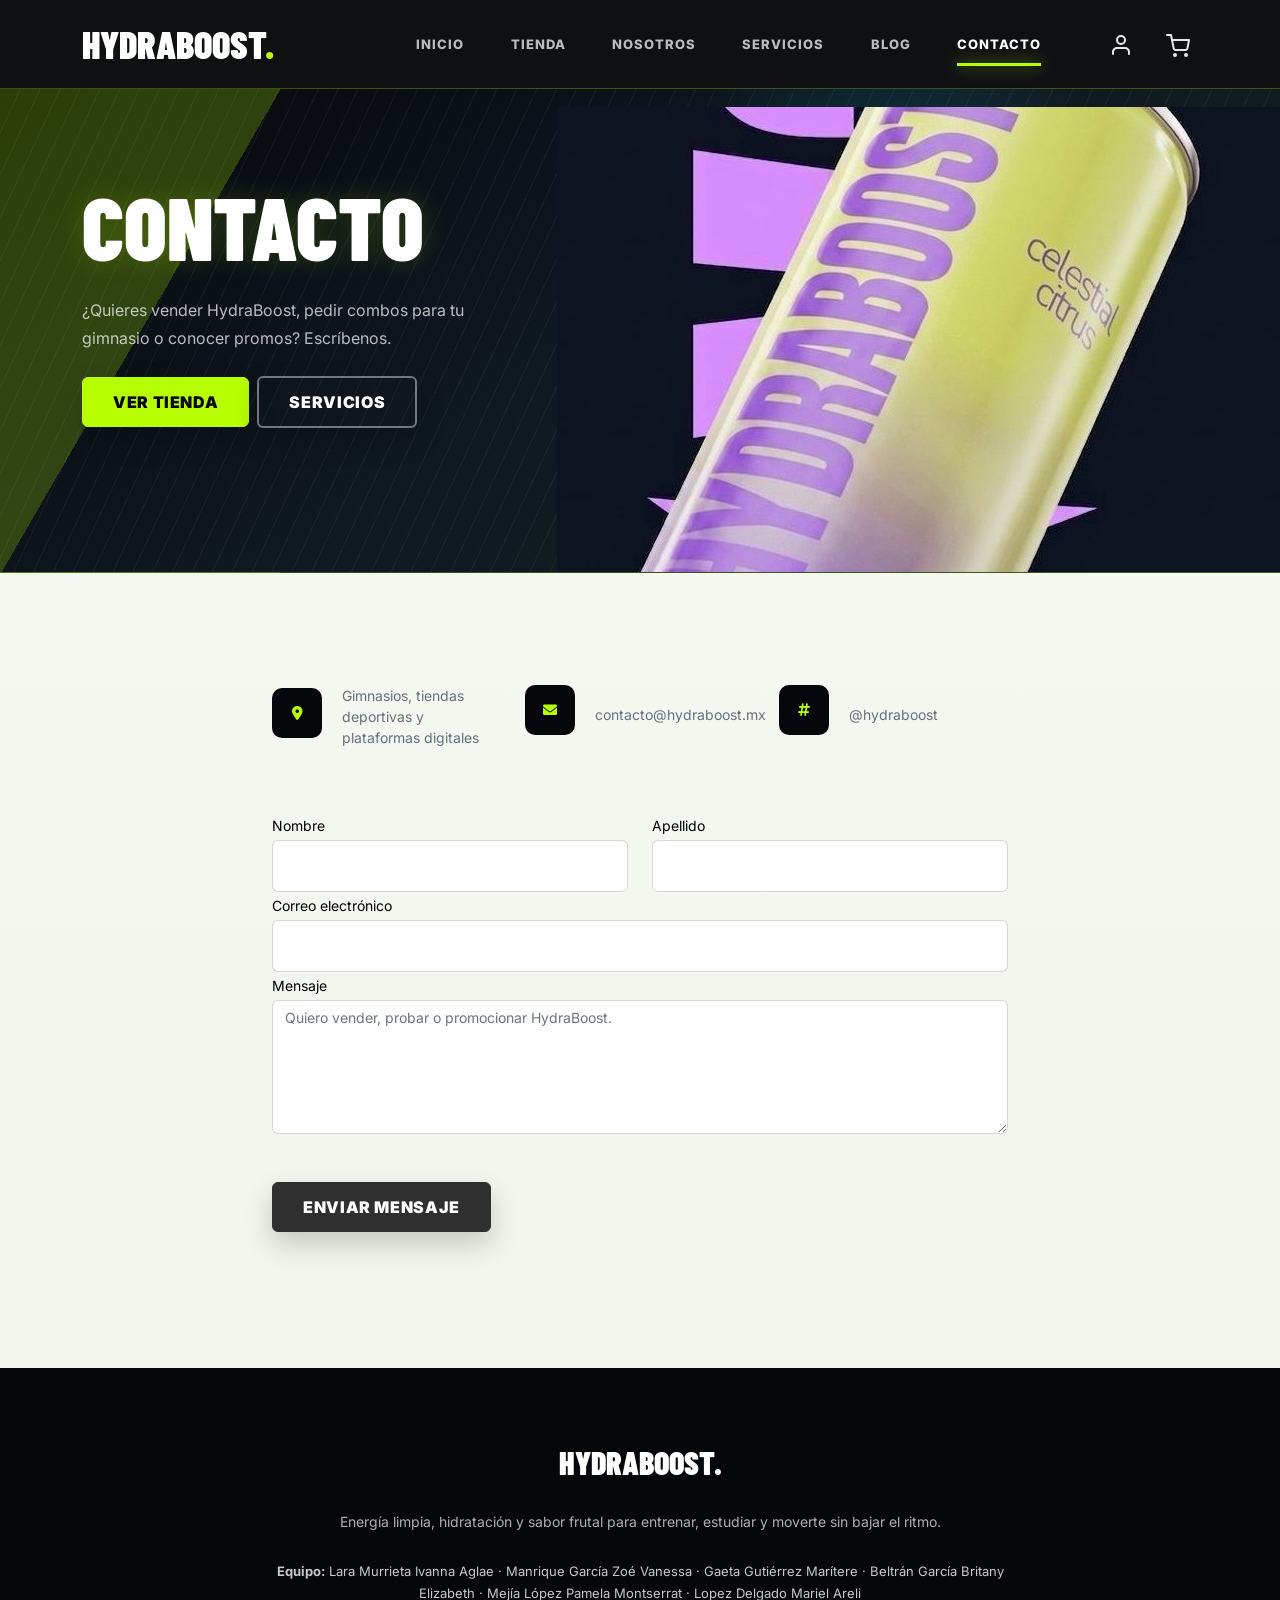
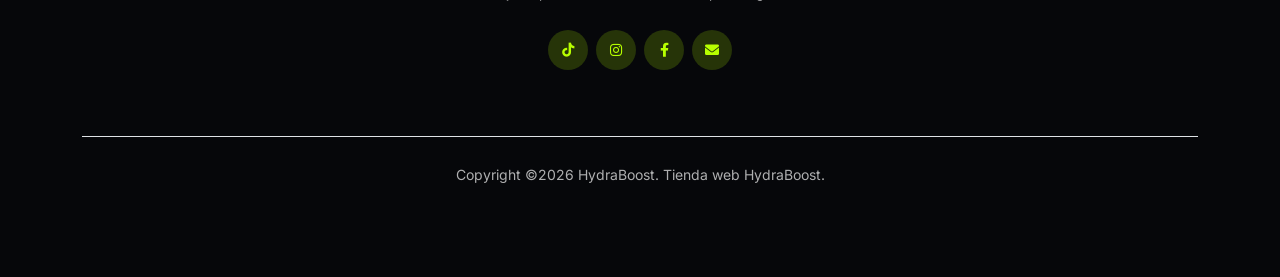
<file: contact.html>
<!-- /*
* Bootstrap 5
* Template Name: Furni
* Template Author: Untree.co
* Template URI: https://untree.co/
* License: https://creativecommons.org/licenses/by/3.0/
*/ -->
<!doctype html>
<html lang="es">
<head>
  <meta charset="utf-8">
  <meta name="viewport" content="width=device-width, initial-scale=1, shrink-to-fit=no">
  <meta name="author" content="Equipo HydraBoost">
  <link rel="shortcut icon" href="favicon.png">

  <meta name="description" content="HydraBoost, bebida energ&eacute;tica funcional con hidrataci&oacute;n, vitaminas y bajo contenido de az&uacute;car." />
  <meta name="keywords" content="HydraBoost, bebida energ&eacute;tica, hidrataci&oacute;n, vitaminas, fitness, tienda" />

		<!-- Bootstrap CSS -->
		<link href="css/bootstrap.min.css" rel="stylesheet">
		<link href="https://cdnjs.cloudflare.com/ajax/libs/font-awesome/6.0.0-beta3/css/all.min.css" rel="stylesheet">
		<link href="css/tiny-slider.css" rel="stylesheet">
		<link href="css/style.css" rel="stylesheet">
		<title>Contacto | HydraBoost</title>
	</head>

	<body>

		<!-- Start Header/Navigation -->
		<nav class="custom-navbar navbar navbar navbar-expand-md navbar-dark bg-dark" aria-label="Barra de navegaci&oacute;n HydraBoost">

			<div class="container">
				<a class="navbar-brand" href="index.html">HydraBoost<span>.</span></a>

				<button class="navbar-toggler" type="button" data-bs-toggle="collapse" data-bs-target="#navbarsFurni" aria-controls="navbarsFurni" aria-expanded="false" aria-label="Abrir navegación">
					<span class="navbar-toggler-icon"></span>
				</button>

				<div class="collapse navbar-collapse" id="navbarsFurni">
					<ul class="custom-navbar-nav navbar-nav ms-auto mb-2 mb-md-0">
						<li class="nav-item"><a class="nav-link" href="index.html">Inicio</a></li>
						<li><a class="nav-link" href="shop.html">Tienda</a></li>
						<li><a class="nav-link" href="about.html">Nosotros</a></li>
						<li><a class="nav-link" href="services.html">Servicios</a></li>
						<li><a class="nav-link" href="blog.html">Blog</a></li>
						<li class="active"><a class="nav-link" href="contact.html">Contacto</a></li>
					</ul>

					<ul class="custom-navbar-cta navbar-nav mb-2 mb-md-0 ms-5">
						<li><a class="nav-link" href="#"><img src="images/user.svg"></a></li>
						<li><a class="nav-link" href="cart.html"><img src="images/cart.svg"></a></li>
					</ul>
				</div>
			</div>

		</nav>
		<!-- End Header/Navigation -->

		<!-- Start Hero Section -->
			<div class="hero">
				<div class="container">
					<div class="row justify-content-between">
						<div class="col-lg-5">
							<div class="intro-excerpt">
								<h1>Contacto</h1>
								<p class="mb-4">&iquest;Quieres vender HydraBoost, pedir combos para tu gimnasio o conocer promos? Escr&iacute;benos.</p>
								<p><a href="shop.html" class="btn btn-secondary me-2">Ver tienda</a><a href="services.html" class="btn btn-white-outline">Servicios</a></p>
							</div>
						</div>
						<div class="col-lg-7">
							<div class="hero-img-wrap">
								<img src="images/principal.png" alt="HydraBoost" class="img-fluid">
							</div>
						</div>
					</div>
				</div>
			</div>
		<!-- End Hero Section -->


		<!-- Start Contact Form -->
		<div class="untree_co-section"><div class="container"><div class="block"><div class="row justify-content-center"><div class="col-md-8 col-lg-8 pb-4"><div class="row mb-5"><div class="col-lg-4"><div class="service no-shadow align-items-center link horizontal d-flex active"><div class="service-icon color-1 mb-4"><span class="fa fa-location-dot"></span></div><div class="service-contents"><p>Gimnasios, tiendas deportivas y plataformas digitales</p></div></div></div><div class="col-lg-4"><div class="service no-shadow align-items-center link horizontal d-flex active"><div class="service-icon color-1 mb-4"><span class="fa fa-envelope"></span></div><div class="service-contents"><p>contacto@hydraboost.mx</p></div></div></div><div class="col-lg-4"><div class="service no-shadow align-items-center link horizontal d-flex active"><div class="service-icon color-1 mb-4"><span class="fa fa-hashtag"></span></div><div class="service-contents"><p>@hydraboost</p></div></div></div></div><form><div class="row"><div class="col-6"><div class="form-group"><label class="text-black" for="fname">Nombre</label><input type="text" class="form-control" id="fname"></div></div><div class="col-6"><div class="form-group"><label class="text-black" for="lname">Apellido</label><input type="text" class="form-control" id="lname"></div></div></div><div class="form-group"><label class="text-black" for="email">Correo electr&oacute;nico</label><input type="email" class="form-control" id="email"></div><div class="form-group mb-5"><label class="text-black" for="message">Mensaje</label><textarea class="form-control" id="message" cols="30" rows="5" placeholder="Quiero vender, probar o promocionar HydraBoost."></textarea></div><button type="submit" class="btn btn-primary-hover-outline">Enviar mensaje</button></form></div></div></div></div></div>
		<!-- End Contact Form -->



		<!-- Start Footer Section -->
		<footer class="footer-section">
			<div class="container relative">
				<div class="row g-5 mb-5 justify-content-center">
					<div class="col-lg-8 mx-auto text-center">
						<div class="mb-4 footer-logo-wrap"><a href="index.html" class="footer-logo">HydraBoost<span>.</span></a></div>
						<p class="mb-4">Energ&iacute;a limpia, hidrataci&oacute;n y sabor frutal para entrenar, estudiar y moverte sin bajar el ritmo.</p>
						<p class="footer-team mb-4"><strong>Equipo:</strong> Lara Murrieta Ivanna Aglae &middot; Manrique Garc&iacute;a Zo&eacute; Vanessa &middot; Gaeta Guti&eacute;rrez Mar&iacute;tere &middot; Beltr&aacute;n Garc&iacute;a Britany Elizabeth &middot; Mej&iacute;a L&oacute;pez Pamela Montserrat &middot; Lopez Delgado Mariel Areli</p>
						<ul class="list-unstyled custom-social">
							<li><a href="#" aria-label="TikTok"><span class="fa fa-brands fa-tiktok"></span></a></li>
							<li><a href="#" aria-label="Instagram"><span class="fa fa-brands fa-instagram"></span></a></li>
							<li><a href="#" aria-label="Facebook"><span class="fa fa-brands fa-facebook-f"></span></a></li>
							<li><a href="#" aria-label="Correo"><span class="fa fa-envelope"></span></a></li>
						</ul>
					</div>
				</div>
				<div class="border-top copyright">
					<div class="row pt-4">
						<div class="col-lg-8 mx-auto text-center">
							<p class="mb-2">Copyright &copy;<script>document.write(new Date().getFullYear());</script> HydraBoost. Tienda web HydraBoost.</p>
						</div>
					</div>
				</div>
			</div>
		</footer>
		<!-- End Footer Section -->


		<script src="js/bootstrap.bundle.min.js"></script>
		<script src="js/tiny-slider.js"></script>
		<script src="js/custom.js"></script>
	</body>

</html>
</file>
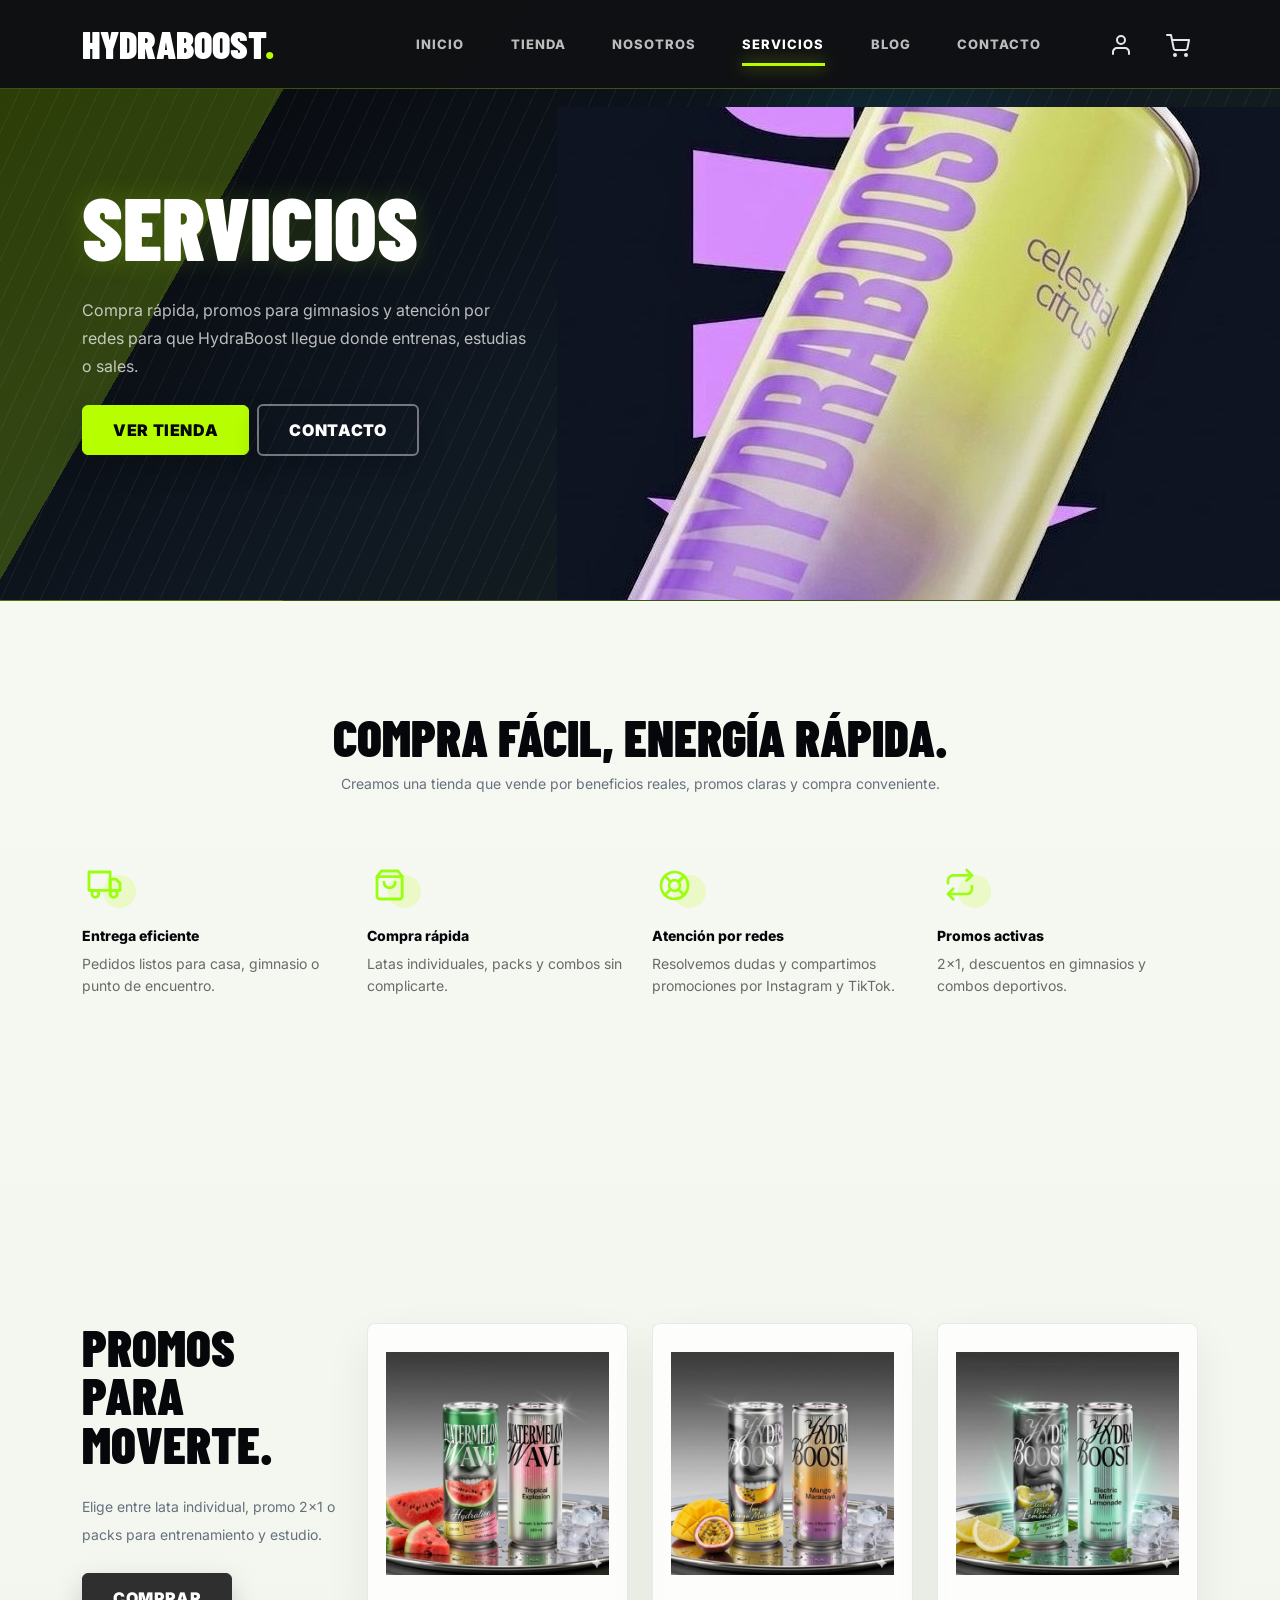
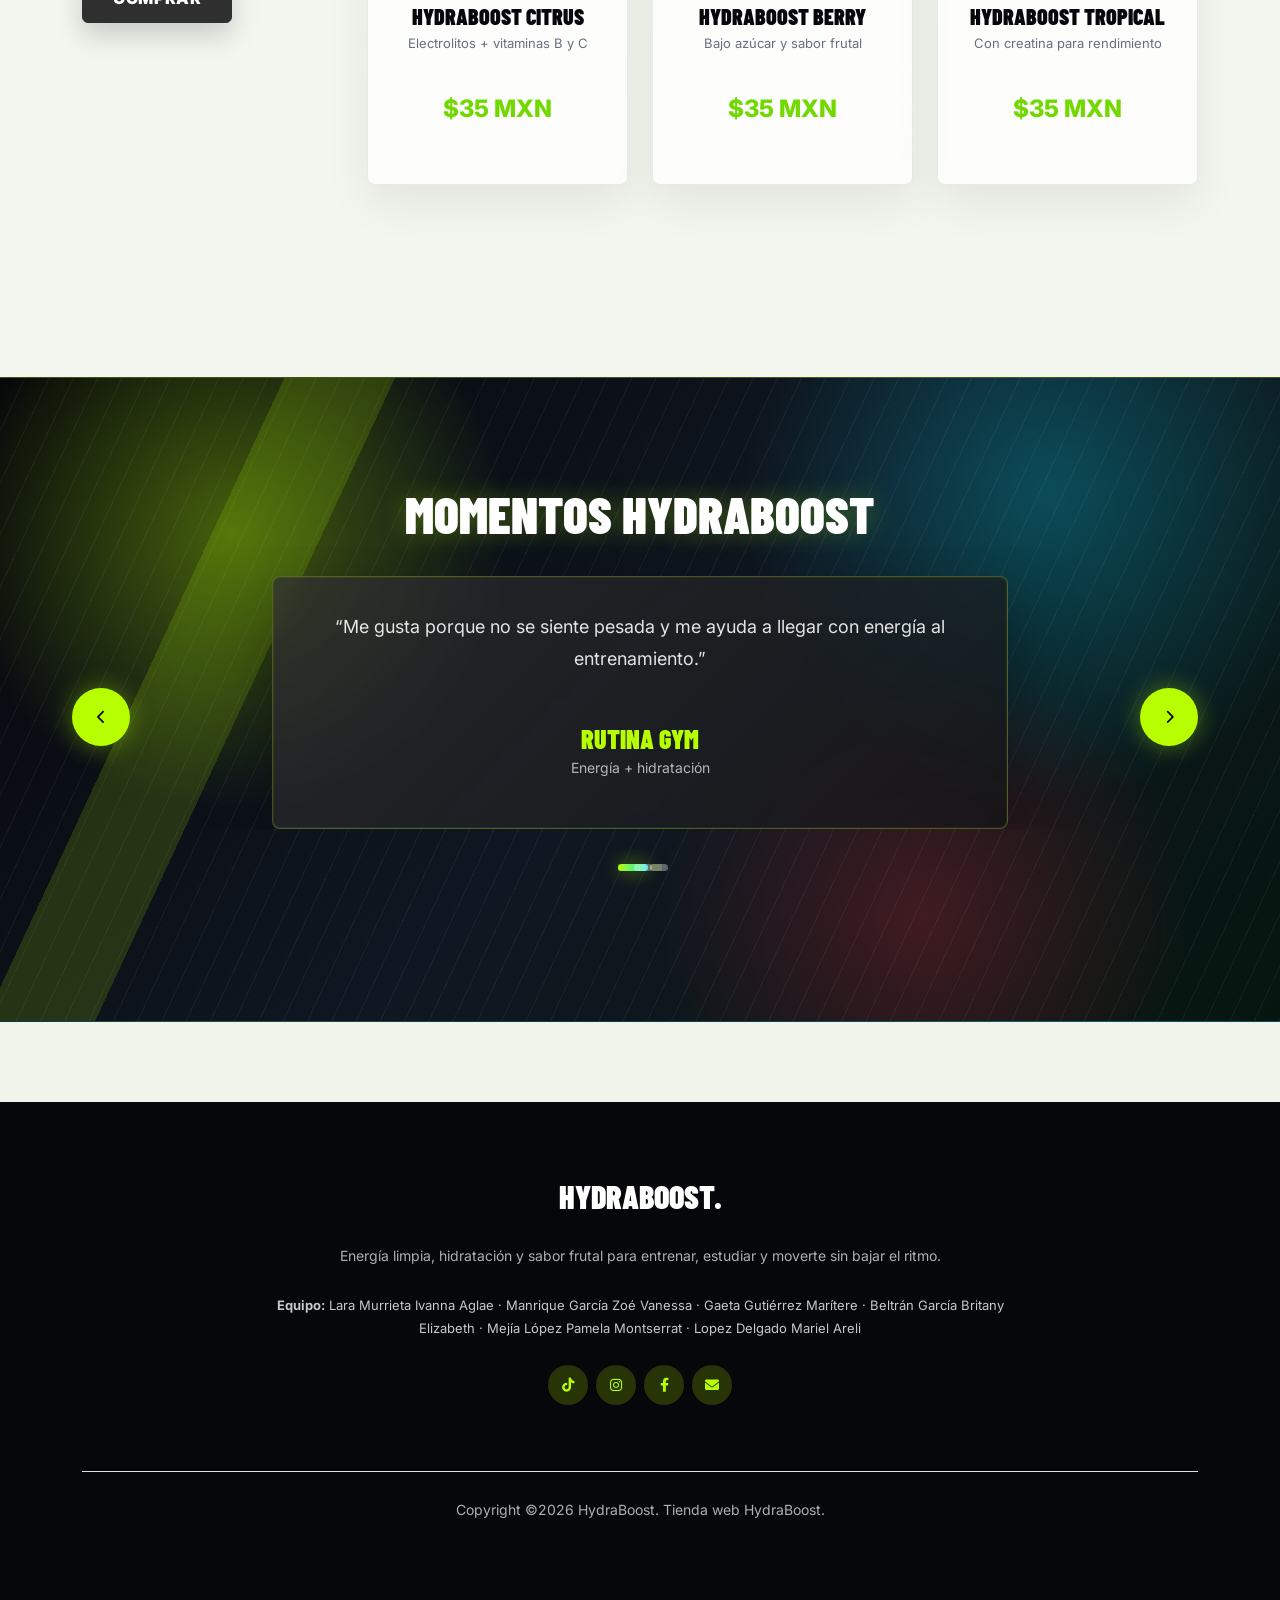
<file: services.html>
<!-- /*
* Bootstrap 5
* Template Name: Furni
* Template Author: Untree.co
* Template URI: https://untree.co/
* License: https://creativecommons.org/licenses/by/3.0/
*/ -->
<!doctype html>
<html lang="es">
<head>
  <meta charset="utf-8">
  <meta name="viewport" content="width=device-width, initial-scale=1, shrink-to-fit=no">
  <meta name="author" content="Equipo HydraBoost">
  <link rel="shortcut icon" href="favicon.png">

  <meta name="description" content="HydraBoost, bebida energ&eacute;tica funcional con hidrataci&oacute;n, vitaminas y bajo contenido de az&uacute;car." />
  <meta name="keywords" content="HydraBoost, bebida energ&eacute;tica, hidrataci&oacute;n, vitaminas, fitness, tienda" />

		<!-- Bootstrap CSS -->
		<link href="css/bootstrap.min.css" rel="stylesheet">
		<link href="https://cdnjs.cloudflare.com/ajax/libs/font-awesome/6.0.0-beta3/css/all.min.css" rel="stylesheet">
		<link href="css/tiny-slider.css" rel="stylesheet">
		<link href="css/style.css" rel="stylesheet">
		<title>Servicios | HydraBoost</title>
	</head>

	<body>

		<!-- Start Header/Navigation -->
		<nav class="custom-navbar navbar navbar navbar-expand-md navbar-dark bg-dark" aria-label="Barra de navegaci&oacute;n HydraBoost">

			<div class="container">
				<a class="navbar-brand" href="index.html">HydraBoost<span>.</span></a>

				<button class="navbar-toggler" type="button" data-bs-toggle="collapse" data-bs-target="#navbarsFurni" aria-controls="navbarsFurni" aria-expanded="false" aria-label="Abrir navegación">
					<span class="navbar-toggler-icon"></span>
				</button>

				<div class="collapse navbar-collapse" id="navbarsFurni">
					<ul class="custom-navbar-nav navbar-nav ms-auto mb-2 mb-md-0">
						<li class="nav-item"><a class="nav-link" href="index.html">Inicio</a></li>
						<li><a class="nav-link" href="shop.html">Tienda</a></li>
						<li><a class="nav-link" href="about.html">Nosotros</a></li>
						<li class="active"><a class="nav-link" href="services.html">Servicios</a></li>
						<li><a class="nav-link" href="blog.html">Blog</a></li>
						<li><a class="nav-link" href="contact.html">Contacto</a></li>
					</ul>

					<ul class="custom-navbar-cta navbar-nav mb-2 mb-md-0 ms-5">
						<li><a class="nav-link" href="#"><img src="images/user.svg"></a></li>
						<li><a class="nav-link" href="cart.html"><img src="images/cart.svg"></a></li>
					</ul>
				</div>
			</div>

		</nav>
		<!-- End Header/Navigation -->

		<!-- Start Hero Section -->
			<div class="hero">
				<div class="container">
					<div class="row justify-content-between">
						<div class="col-lg-5">
							<div class="intro-excerpt">
								<h1>Servicios</h1>
								<p class="mb-4">Compra r&aacute;pida, promos para gimnasios y atenci&oacute;n por redes para que HydraBoost llegue donde entrenas, estudias o sales.</p>
								<p><a href="shop.html" class="btn btn-secondary me-2">Ver tienda</a><a href="contact.html" class="btn btn-white-outline">Contacto</a></p>
							</div>
						</div>
						<div class="col-lg-7">
							<div class="hero-img-wrap">
								<img src="images/principal.png" alt="HydraBoost" class="img-fluid">
							</div>
						</div>
					</div>
				</div>
			</div>
		<!-- End Hero Section -->



		<!-- Start Why Choose Us Section -->
		<div class="why-choose-section"><div class="container"><div class="row mb-5"><div class="col-lg-8 mx-auto text-center"><h2 class="section-title">Compra f&aacute;cil, energ&iacute;a r&aacute;pida.</h2><p>Creamos una tienda que vende por beneficios reales, promos claras y compra conveniente.</p></div></div><div class="row my-5">
			<div class="col-6 col-md-6 col-lg-3 mb-4"><div class="feature"><div class="icon"><img src="images/truck.svg" alt="Entrega" class="imf-fluid"></div><h3>Entrega eficiente</h3><p>Pedidos listos para casa, gimnasio o punto de encuentro.</p></div></div>
			<div class="col-6 col-md-6 col-lg-3 mb-4"><div class="feature"><div class="icon"><img src="images/bag.svg" alt="Compra" class="imf-fluid"></div><h3>Compra r&aacute;pida</h3><p>Latas individuales, packs y combos sin complicarte.</p></div></div>
			<div class="col-6 col-md-6 col-lg-3 mb-4"><div class="feature"><div class="icon"><img src="images/support.svg" alt="Redes" class="imf-fluid"></div><h3>Atenci&oacute;n por redes</h3><p>Resolvemos dudas y compartimos promociones por Instagram y TikTok.</p></div></div>
			<div class="col-6 col-md-6 col-lg-3 mb-4"><div class="feature"><div class="icon"><img src="images/return.svg" alt="Promos" class="imf-fluid"></div><h3>Promos activas</h3><p>2x1, descuentos en gimnasios y combos deportivos.</p></div></div>
		</div></div></div>
		<!-- End Why Choose Us Section -->

		<!-- Start Product Section -->
		<div class="product-section">
			<div class="container">
				<div class="row">
					<div class="col-md-12 col-lg-3 mb-5 mb-lg-0">
						<h2 class="mb-4 section-title">Promos para moverte.</h2>
						<p class="mb-4">Elige entre lata individual, promo 2x1 o packs para entrenamiento y estudio.</p>
						<p><a href="shop.html" class="btn">Comprar</a></p>
					</div>
					<div class="col-12 col-md-4 col-lg-3 mb-5 mb-md-0">
						<a class="product-item" href="cart.html">
							<img src="images/product-1.png" alt="HydraBoost Citrus" class="img-fluid product-thumbnail">
							<h3 class="product-title">HydraBoost Citrus</h3>
							<p class="product-note">Electrolitos + vitaminas B y C</p>
							<strong class="product-price">$35 MXN</strong>
							<span class="icon-cross"><img src="images/cross.svg" alt="Agregar" class="img-fluid"></span>
						</a>
					</div>
					<div class="col-12 col-md-4 col-lg-3 mb-5 mb-md-0">
						<a class="product-item" href="cart.html">
							<img src="images/product-2.png" alt="HydraBoost Berry" class="img-fluid product-thumbnail">
							<h3 class="product-title">HydraBoost Berry</h3>
							<p class="product-note">Bajo az&uacute;car y sabor frutal</p>
							<strong class="product-price">$35 MXN</strong>
							<span class="icon-cross"><img src="images/cross.svg" alt="Agregar" class="img-fluid"></span>
						</a>
					</div>
					<div class="col-12 col-md-4 col-lg-3 mb-5 mb-md-0">
						<a class="product-item" href="cart.html">
							<img src="images/product-3.png" alt="HydraBoost Tropical" class="img-fluid product-thumbnail">
							<h3 class="product-title">HydraBoost Tropical</h3>
							<p class="product-note">Con creatina para rendimiento</p>
							<strong class="product-price">$35 MXN</strong>
							<span class="icon-cross"><img src="images/cross.svg" alt="Agregar" class="img-fluid"></span>
						</a>
					</div>
				</div>
			</div>
		</div>
		<!-- End Product Section -->



		<!-- Start Testimonial Slider -->
		<div class="testimonial-section before-footer-section"><div class="container"><div class="row"><div class="col-lg-7 mx-auto text-center"><h2 class="section-title">Momentos HydraBoost</h2></div></div><div class="row justify-content-center"><div class="col-lg-12"><div class="testimonial-slider-wrap text-center"><div id="testimonial-nav"><span class="prev" data-controls="prev"><span class="fa fa-chevron-left"></span></span><span class="next" data-controls="next"><span class="fa fa-chevron-right"></span></span></div><div class="testimonial-slider">
			<div class="item"><div class="row justify-content-center"><div class="col-lg-8 mx-auto"><div class="testimonial-block text-center"><blockquote class="mb-5"><p>&ldquo;Me gusta porque no se siente pesada y me ayuda a llegar con energ&iacute;a al entrenamiento.&rdquo;</p></blockquote><div class="author-info"><h3 class="font-weight-bold">Rutina gym</h3><span class="position d-block mb-3">Energ&iacute;a + hidrataci&oacute;n</span></div></div></div></div></div>
			<div class="item"><div class="row justify-content-center"><div class="col-lg-8 mx-auto"><div class="testimonial-block text-center"><blockquote class="mb-5"><p>&ldquo;El sabor frutal y el bajo az&uacute;car la hacen buena para d&iacute;as de clases largas.&rdquo;</p></blockquote><div class="author-info"><h3 class="font-weight-bold">Modo estudiante</h3><span class="position d-block mb-3">Enfoque sin exceso</span></div></div></div></div></div>
			<div class="item"><div class="row justify-content-center"><div class="col-lg-8 mx-auto"><div class="testimonial-block text-center"><blockquote class="mb-5"><p>&ldquo;La lata se ve moderna, deportiva y lista para redes. Eso ayuda a que se antoje.&rdquo;</p></blockquote><div class="author-info"><h3 class="font-weight-bold">Marca joven</h3><span class="position d-block mb-3">Dise&ntilde;o llamativo</span></div></div></div></div></div>
		</div></div></div></div></div></div>
		<!-- End Testimonial Slider -->



		<!-- Start Footer Section -->
		<footer class="footer-section">
			<div class="container relative">
				<div class="row g-5 mb-5 justify-content-center">
					<div class="col-lg-8 mx-auto text-center">
						<div class="mb-4 footer-logo-wrap"><a href="index.html" class="footer-logo">HydraBoost<span>.</span></a></div>
						<p class="mb-4">Energ&iacute;a limpia, hidrataci&oacute;n y sabor frutal para entrenar, estudiar y moverte sin bajar el ritmo.</p>
						<p class="footer-team mb-4"><strong>Equipo:</strong> Lara Murrieta Ivanna Aglae &middot; Manrique Garc&iacute;a Zo&eacute; Vanessa &middot; Gaeta Guti&eacute;rrez Mar&iacute;tere &middot; Beltr&aacute;n Garc&iacute;a Britany Elizabeth &middot; Mej&iacute;a L&oacute;pez Pamela Montserrat &middot; Lopez Delgado Mariel Areli</p>
						<ul class="list-unstyled custom-social">
							<li><a href="#" aria-label="TikTok"><span class="fa fa-brands fa-tiktok"></span></a></li>
							<li><a href="#" aria-label="Instagram"><span class="fa fa-brands fa-instagram"></span></a></li>
							<li><a href="#" aria-label="Facebook"><span class="fa fa-brands fa-facebook-f"></span></a></li>
							<li><a href="#" aria-label="Correo"><span class="fa fa-envelope"></span></a></li>
						</ul>
					</div>
				</div>
				<div class="border-top copyright">
					<div class="row pt-4">
						<div class="col-lg-8 mx-auto text-center">
							<p class="mb-2">Copyright &copy;<script>document.write(new Date().getFullYear());</script> HydraBoost. Tienda web HydraBoost.</p>
						</div>
					</div>
				</div>
			</div>
		</footer>
		<!-- End Footer Section -->


		<script src="js/bootstrap.bundle.min.js"></script>
		<script src="js/tiny-slider.js"></script>
		<script src="js/custom.js"></script>
	</body>

</html>
</file>
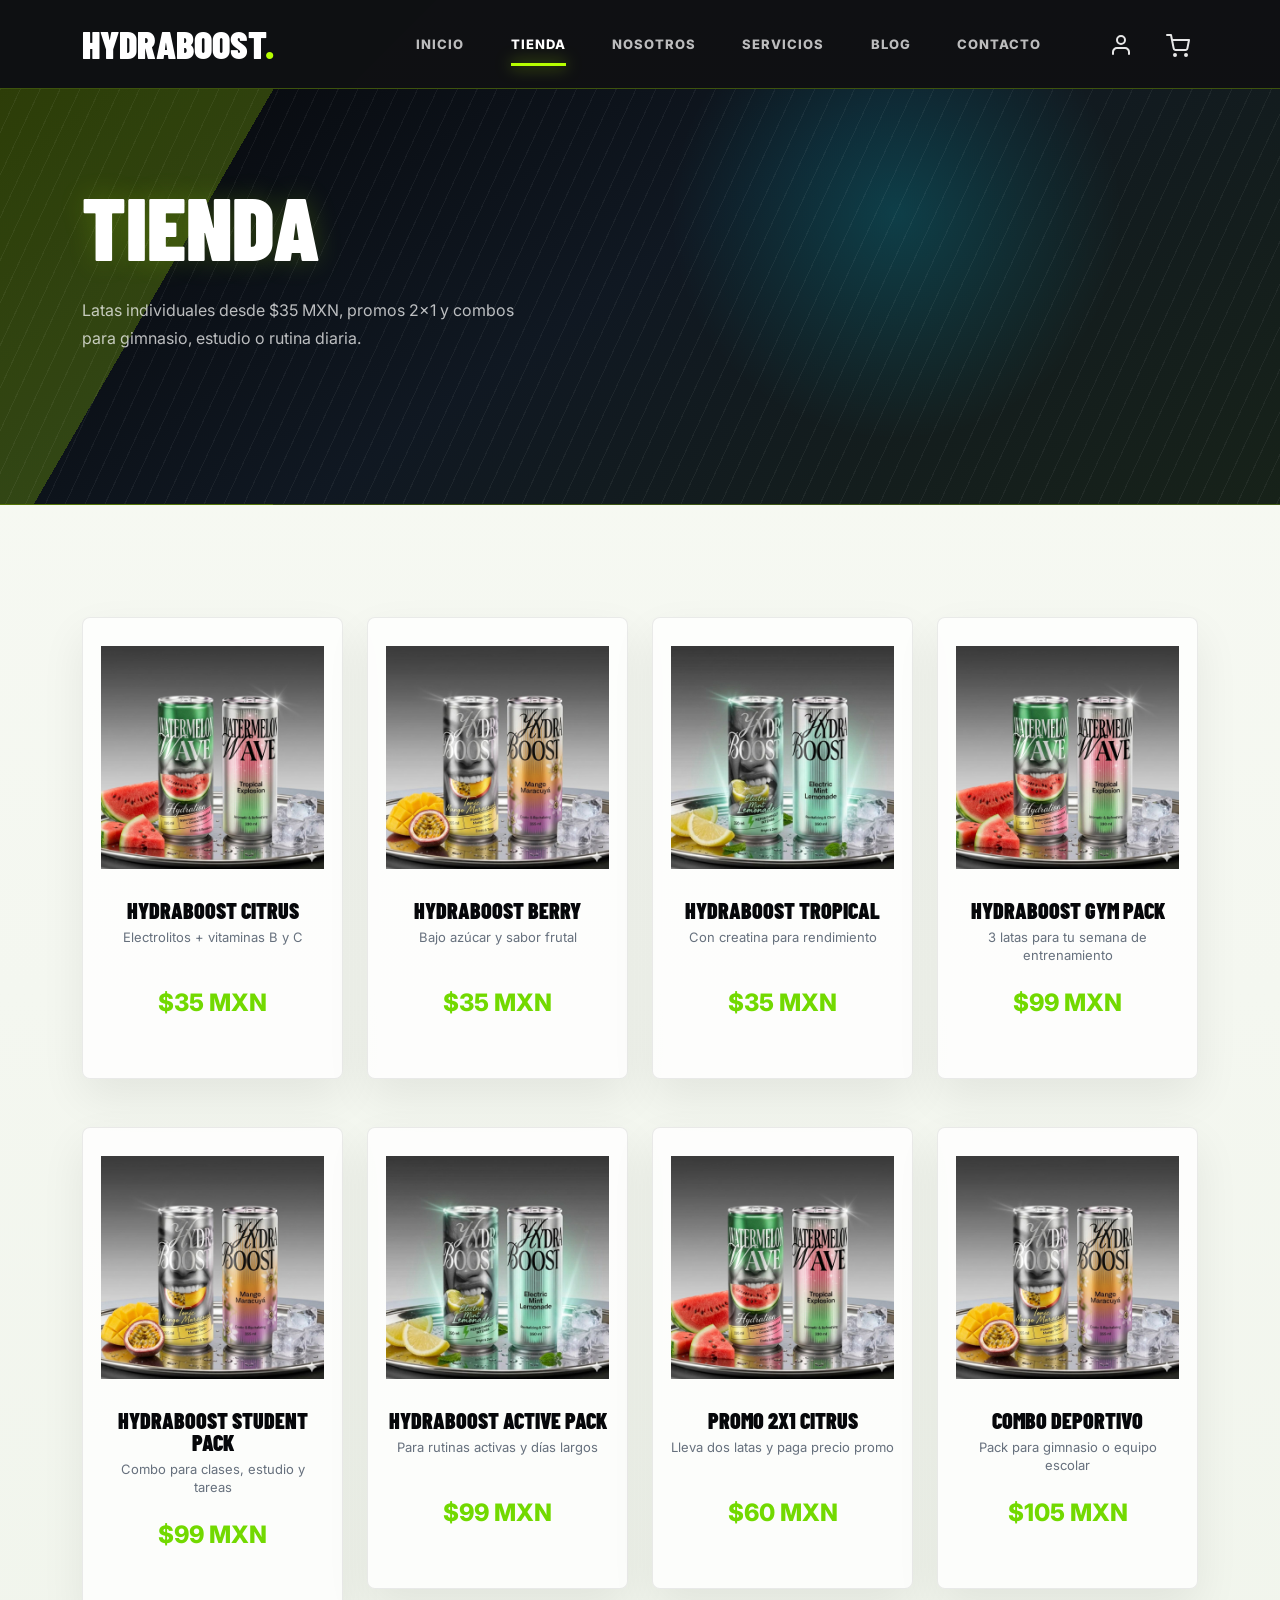
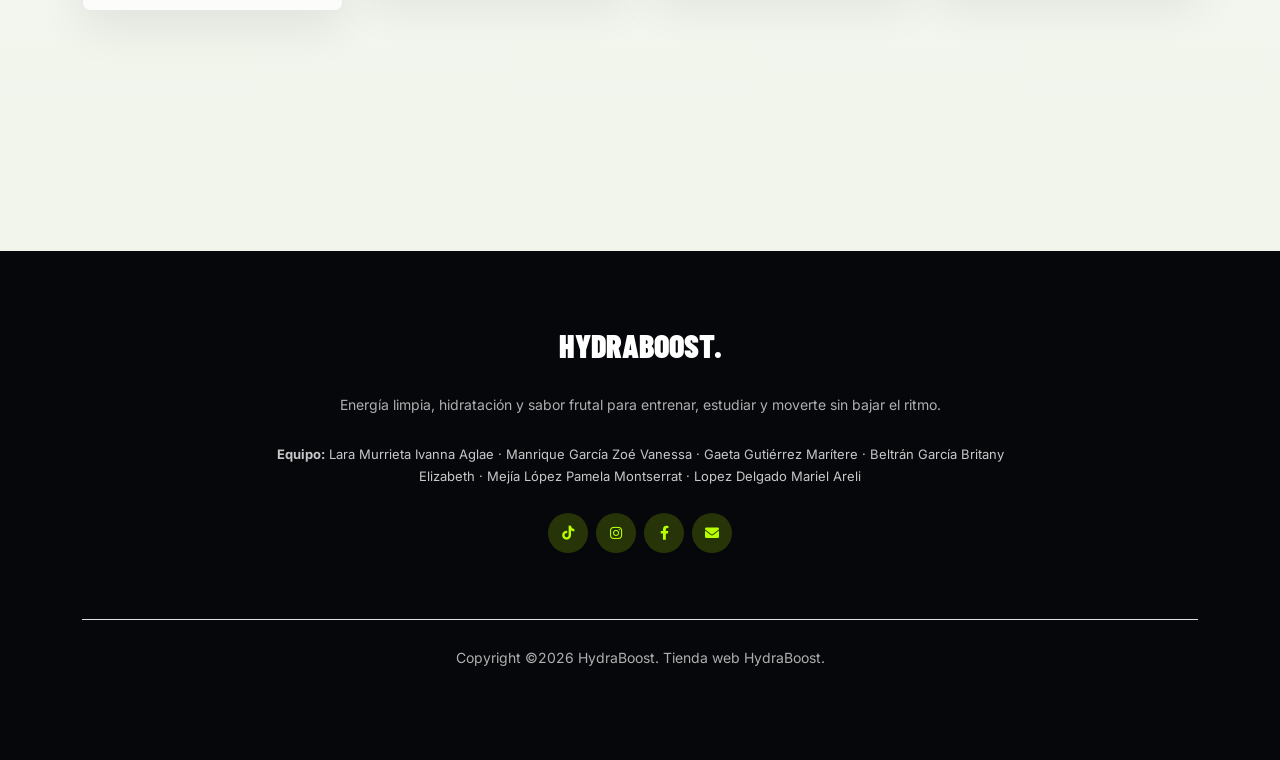
<file: shop.html>
<!-- /*
* Bootstrap 5
* Template Name: Furni
* Template Author: Untree.co
* Template URI: https://untree.co/
* License: https://creativecommons.org/licenses/by/3.0/
*/ -->
<!doctype html>
<html lang="es">
<head>
  <meta charset="utf-8">
  <meta name="viewport" content="width=device-width, initial-scale=1, shrink-to-fit=no">
  <meta name="author" content="Equipo HydraBoost">
  <link rel="shortcut icon" href="favicon.png">

  <meta name="description" content="HydraBoost, bebida energ&eacute;tica funcional con hidrataci&oacute;n, vitaminas y bajo contenido de az&uacute;car." />
  <meta name="keywords" content="HydraBoost, bebida energ&eacute;tica, hidrataci&oacute;n, vitaminas, fitness, tienda" />

		<!-- Bootstrap CSS -->
		<link href="css/bootstrap.min.css" rel="stylesheet">
		<link href="https://cdnjs.cloudflare.com/ajax/libs/font-awesome/6.0.0-beta3/css/all.min.css" rel="stylesheet">
		<link href="css/tiny-slider.css" rel="stylesheet">
		<link href="css/style.css" rel="stylesheet">
		<title>Tienda | HydraBoost</title>
	</head>

	<body>

		<!-- Start Header/Navigation -->
		<nav class="custom-navbar navbar navbar navbar-expand-md navbar-dark bg-dark" aria-label="Barra de navegaci&oacute;n HydraBoost">

			<div class="container">
				<a class="navbar-brand" href="index.html">HydraBoost<span>.</span></a>

				<button class="navbar-toggler" type="button" data-bs-toggle="collapse" data-bs-target="#navbarsFurni" aria-controls="navbarsFurni" aria-expanded="false" aria-label="Abrir navegación">
					<span class="navbar-toggler-icon"></span>
				</button>

				<div class="collapse navbar-collapse" id="navbarsFurni">
					<ul class="custom-navbar-nav navbar-nav ms-auto mb-2 mb-md-0">
						<li class="nav-item"><a class="nav-link" href="index.html">Inicio</a></li>
						<li class="active"><a class="nav-link" href="shop.html">Tienda</a></li>
						<li><a class="nav-link" href="about.html">Nosotros</a></li>
						<li><a class="nav-link" href="services.html">Servicios</a></li>
						<li><a class="nav-link" href="blog.html">Blog</a></li>
						<li><a class="nav-link" href="contact.html">Contacto</a></li>
					</ul>

					<ul class="custom-navbar-cta navbar-nav mb-2 mb-md-0 ms-5">
						<li><a class="nav-link" href="#"><img src="images/user.svg"></a></li>
						<li><a class="nav-link" href="cart.html"><img src="images/cart.svg"></a></li>
					</ul>
				</div>
			</div>

		</nav>
		<!-- End Header/Navigation -->

		<!-- Start Hero Section -->
			<div class="hero">
				<div class="container">
					<div class="row justify-content-between">
						<div class="col-lg-5">
							<div class="intro-excerpt">
								<h1>Tienda</h1>
								<p class="mb-4">Latas individuales desde $35 MXN, promos 2x1 y combos para gimnasio, estudio o rutina diaria.</p>
							</div>
						</div>
						<div class="col-lg-7"></div>
					</div>
				</div>
			</div>
		<!-- End Hero Section -->



		<div class="untree_co-section product-section before-footer-section"><div class="container"><div class="row">
					<div class="col-12 col-md-4 col-lg-3 mb-5">
						<a class="product-item" href="cart.html">
							<img src="images/product-1.png" alt="HydraBoost Citrus" class="img-fluid product-thumbnail">
							<h3 class="product-title">HydraBoost Citrus</h3>
							<p class="product-note">Electrolitos + vitaminas B y C</p>
							<strong class="product-price">$35 MXN</strong>
							<span class="icon-cross"><img src="images/cross.svg" alt="Agregar" class="img-fluid"></span>
						</a>
					</div>
					<div class="col-12 col-md-4 col-lg-3 mb-5">
						<a class="product-item" href="cart.html">
							<img src="images/product-2.png" alt="HydraBoost Berry" class="img-fluid product-thumbnail">
							<h3 class="product-title">HydraBoost Berry</h3>
							<p class="product-note">Bajo az&uacute;car y sabor frutal</p>
							<strong class="product-price">$35 MXN</strong>
							<span class="icon-cross"><img src="images/cross.svg" alt="Agregar" class="img-fluid"></span>
						</a>
					</div>
					<div class="col-12 col-md-4 col-lg-3 mb-5">
						<a class="product-item" href="cart.html">
							<img src="images/product-3.png" alt="HydraBoost Tropical" class="img-fluid product-thumbnail">
							<h3 class="product-title">HydraBoost Tropical</h3>
							<p class="product-note">Con creatina para rendimiento</p>
							<strong class="product-price">$35 MXN</strong>
							<span class="icon-cross"><img src="images/cross.svg" alt="Agregar" class="img-fluid"></span>
						</a>
					</div>
					<div class="col-12 col-md-4 col-lg-3 mb-5">
						<a class="product-item" href="cart.html">
							<img src="images/product-1.png" alt="HydraBoost Gym Pack" class="img-fluid product-thumbnail">
							<h3 class="product-title">HydraBoost Gym Pack</h3>
							<p class="product-note">3 latas para tu semana de entrenamiento</p>
							<strong class="product-price">$99 MXN</strong>
							<span class="icon-cross"><img src="images/cross.svg" alt="Agregar" class="img-fluid"></span>
						</a>
					</div>
					<div class="col-12 col-md-4 col-lg-3 mb-5">
						<a class="product-item" href="cart.html">
							<img src="images/product-2.png" alt="HydraBoost Student Pack" class="img-fluid product-thumbnail">
							<h3 class="product-title">HydraBoost Student Pack</h3>
							<p class="product-note">Combo para clases, estudio y tareas</p>
							<strong class="product-price">$99 MXN</strong>
							<span class="icon-cross"><img src="images/cross.svg" alt="Agregar" class="img-fluid"></span>
						</a>
					</div>
					<div class="col-12 col-md-4 col-lg-3 mb-5">
						<a class="product-item" href="cart.html">
							<img src="images/product-3.png" alt="HydraBoost Active Pack" class="img-fluid product-thumbnail">
							<h3 class="product-title">HydraBoost Active Pack</h3>
							<p class="product-note">Para rutinas activas y d&iacute;as largos</p>
							<strong class="product-price">$99 MXN</strong>
							<span class="icon-cross"><img src="images/cross.svg" alt="Agregar" class="img-fluid"></span>
						</a>
					</div>
					<div class="col-12 col-md-4 col-lg-3 mb-5">
						<a class="product-item" href="cart.html">
							<img src="images/product-1.png" alt="Promo 2x1 Citrus" class="img-fluid product-thumbnail">
							<h3 class="product-title">Promo 2x1 Citrus</h3>
							<p class="product-note">Lleva dos latas y paga precio promo</p>
							<strong class="product-price">$60 MXN</strong>
							<span class="icon-cross"><img src="images/cross.svg" alt="Agregar" class="img-fluid"></span>
						</a>
					</div>
					<div class="col-12 col-md-4 col-lg-3 mb-5">
						<a class="product-item" href="cart.html">
							<img src="images/product-2.png" alt="Combo Deportivo" class="img-fluid product-thumbnail">
							<h3 class="product-title">Combo Deportivo</h3>
							<p class="product-note">Pack para gimnasio o equipo escolar</p>
							<strong class="product-price">$105 MXN</strong>
							<span class="icon-cross"><img src="images/cross.svg" alt="Agregar" class="img-fluid"></span>
						</a>
					</div>
		</div></div></div>

		<!-- Start Footer Section -->
		<footer class="footer-section">
			<div class="container relative">
				<div class="row g-5 mb-5 justify-content-center">
					<div class="col-lg-8 mx-auto text-center">
						<div class="mb-4 footer-logo-wrap"><a href="index.html" class="footer-logo">HydraBoost<span>.</span></a></div>
						<p class="mb-4">Energ&iacute;a limpia, hidrataci&oacute;n y sabor frutal para entrenar, estudiar y moverte sin bajar el ritmo.</p>
						<p class="footer-team mb-4"><strong>Equipo:</strong> Lara Murrieta Ivanna Aglae &middot; Manrique Garc&iacute;a Zo&eacute; Vanessa &middot; Gaeta Guti&eacute;rrez Mar&iacute;tere &middot; Beltr&aacute;n Garc&iacute;a Britany Elizabeth &middot; Mej&iacute;a L&oacute;pez Pamela Montserrat &middot; Lopez Delgado Mariel Areli</p>
						<ul class="list-unstyled custom-social">
							<li><a href="#" aria-label="TikTok"><span class="fa fa-brands fa-tiktok"></span></a></li>
							<li><a href="#" aria-label="Instagram"><span class="fa fa-brands fa-instagram"></span></a></li>
							<li><a href="#" aria-label="Facebook"><span class="fa fa-brands fa-facebook-f"></span></a></li>
							<li><a href="#" aria-label="Correo"><span class="fa fa-envelope"></span></a></li>
						</ul>
					</div>
				</div>
				<div class="border-top copyright">
					<div class="row pt-4">
						<div class="col-lg-8 mx-auto text-center">
							<p class="mb-2">Copyright &copy;<script>document.write(new Date().getFullYear());</script> HydraBoost. Tienda web HydraBoost.</p>
						</div>
					</div>
				</div>
			</div>
		</footer>
		<!-- End Footer Section -->


		<script src="js/bootstrap.bundle.min.js"></script>
		<script src="js/tiny-slider.js"></script>
		<script src="js/custom.js"></script>
	</body>

</html>
</file>
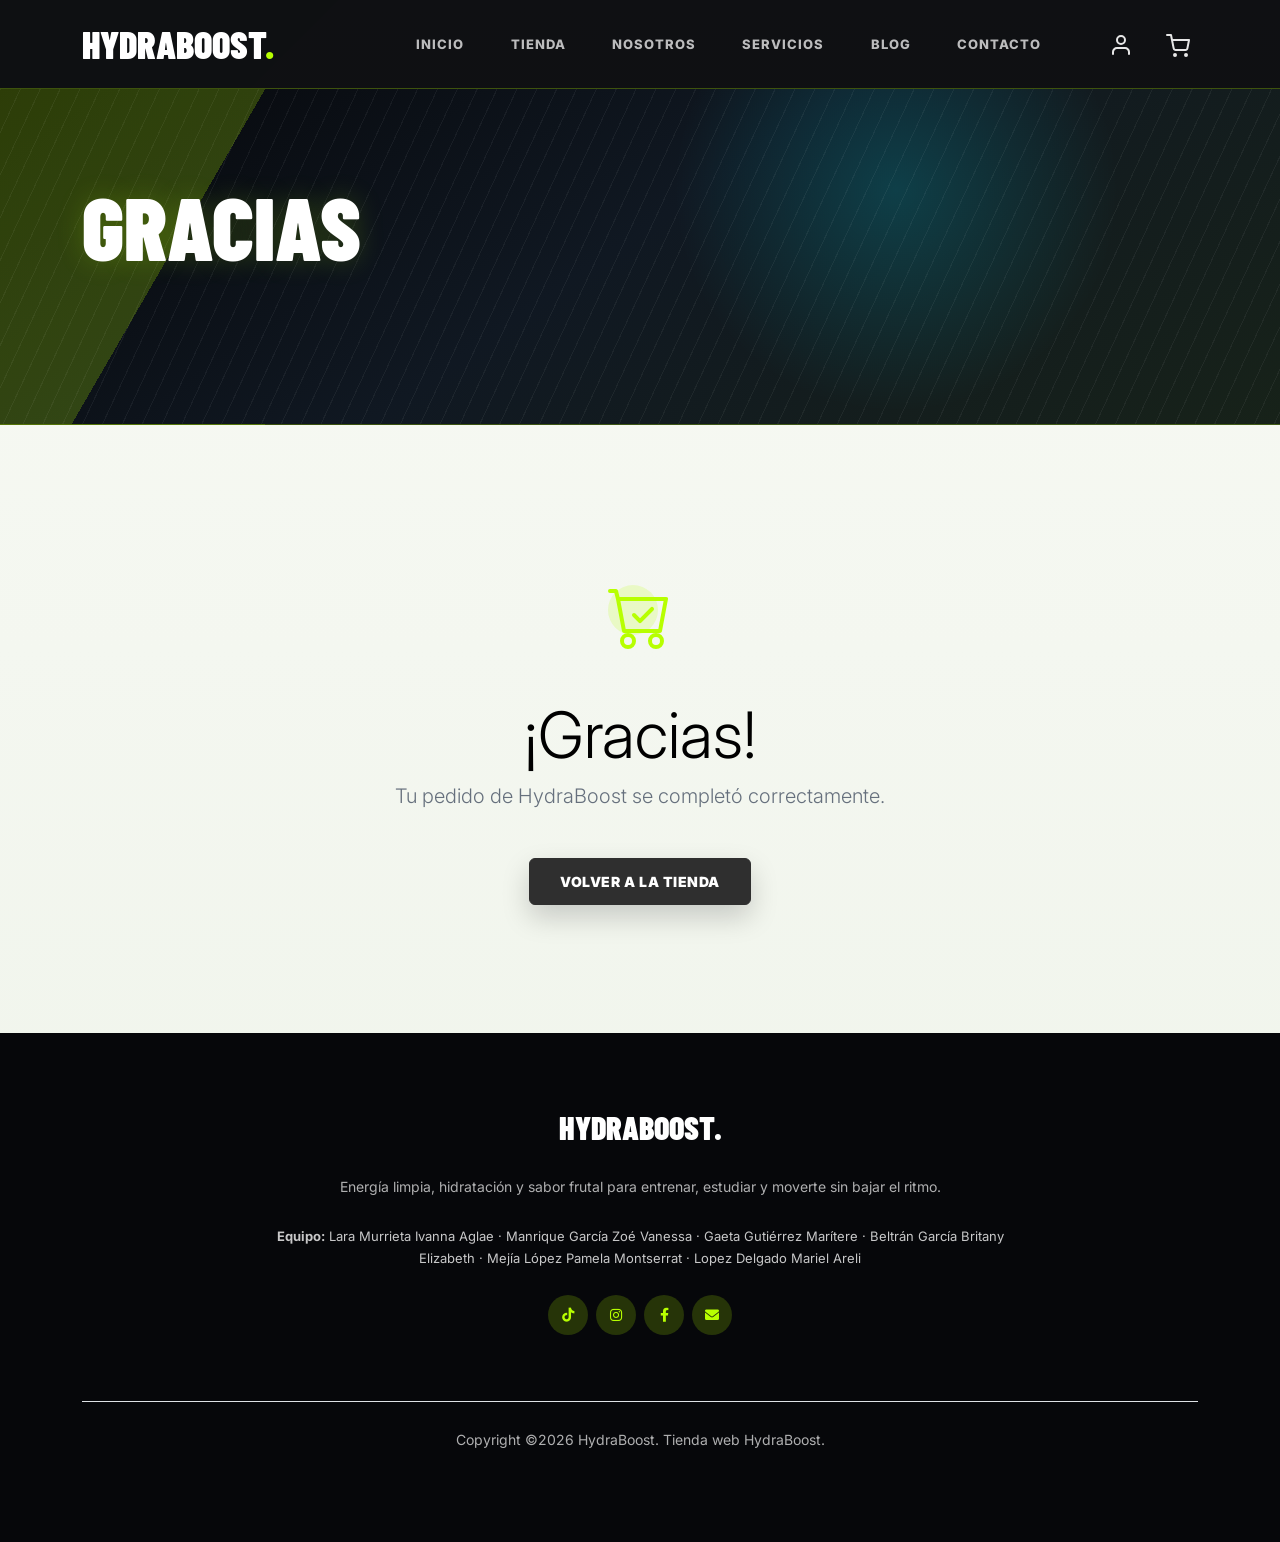
<file: thankyou.html>
<!-- /*
* Bootstrap 5
* Template Name: Furni
* Template Author: Untree.co
* Template URI: https://untree.co/
* License: https://creativecommons.org/licenses/by/3.0/
*/ -->
<!doctype html>
<html lang="es">
<head>
  <meta charset="utf-8">
  <meta name="viewport" content="width=device-width, initial-scale=1, shrink-to-fit=no">
  <meta name="author" content="Equipo HydraBoost">
  <link rel="shortcut icon" href="favicon.png">

  <meta name="description" content="HydraBoost, bebida energ&eacute;tica funcional con hidrataci&oacute;n, vitaminas y bajo contenido de az&uacute;car." />
  <meta name="keywords" content="HydraBoost, bebida energ&eacute;tica, hidrataci&oacute;n, vitaminas, fitness, tienda" />

		<!-- Bootstrap CSS -->
		<link href="css/bootstrap.min.css" rel="stylesheet">
		<link href="https://cdnjs.cloudflare.com/ajax/libs/font-awesome/6.0.0-beta3/css/all.min.css" rel="stylesheet">
		<link href="css/tiny-slider.css" rel="stylesheet">
		<link href="css/style.css" rel="stylesheet">
		<title>Gracias | HydraBoost</title>
	</head>

	<body>

		<!-- Start Header/Navigation -->
		<nav class="custom-navbar navbar navbar navbar-expand-md navbar-dark bg-dark" aria-label="Barra de navegaci&oacute;n HydraBoost">

			<div class="container">
				<a class="navbar-brand" href="index.html">HydraBoost<span>.</span></a>

				<button class="navbar-toggler" type="button" data-bs-toggle="collapse" data-bs-target="#navbarsFurni" aria-controls="navbarsFurni" aria-expanded="false" aria-label="Abrir navegación">
					<span class="navbar-toggler-icon"></span>
				</button>

				<div class="collapse navbar-collapse" id="navbarsFurni">
					<ul class="custom-navbar-nav navbar-nav ms-auto mb-2 mb-md-0">
						<li class="nav-item"><a class="nav-link" href="index.html">Inicio</a></li>
						<li><a class="nav-link" href="shop.html">Tienda</a></li>
						<li><a class="nav-link" href="about.html">Nosotros</a></li>
						<li><a class="nav-link" href="services.html">Servicios</a></li>
						<li><a class="nav-link" href="blog.html">Blog</a></li>
						<li><a class="nav-link" href="contact.html">Contacto</a></li>
					</ul>

					<ul class="custom-navbar-cta navbar-nav mb-2 mb-md-0 ms-5">
						<li><a class="nav-link" href="#"><img src="images/user.svg"></a></li>
						<li><a class="nav-link" href="cart.html"><img src="images/cart.svg"></a></li>
					</ul>
				</div>
			</div>

		</nav>
		<!-- End Header/Navigation -->

		<!-- Start Hero Section -->
			<div class="hero">
				<div class="container">
					<div class="row justify-content-between">
						<div class="col-lg-5">
							<div class="intro-excerpt">
								<h1>Gracias</h1>
							</div>
						</div>
						<div class="col-lg-7"></div>
					</div>
				</div>
			</div>
		<!-- End Hero Section -->



		<div class="untree_co-section">
    <div class="container">
      <div class="row">
        <div class="col-md-12 text-center pt-5">
          <span class="display-3 thankyou-icon text-primary">
            <svg width="1em" height="1em" viewBox="0 0 16 16" class="bi bi-cart-check mb-5" fill="currentColor" xmlns="http://www.w3.org/2000/svg">
              <path fill-rule="evenodd" d="M11.354 5.646a.5.5 0 0 1 0 .708l-3 3a.5.5 0 0 1-.708 0l-1.5-1.5a.5.5 0 1 1 .708-.708L8 8.293l2.646-2.647a.5.5 0 0 1 .708 0z"/>
              <path fill-rule="evenodd" d="M0 1.5A.5.5 0 0 1 .5 1H2a.5.5 0 0 1 .485.379L2.89 3H14.5a.5.5 0 0 1 .491.592l-1.5 8A.5.5 0 0 1 13 12H4a.5.5 0 0 1-.491-.408L2.01 3.607 1.61 2H.5a.5.5 0 0 1-.5-.5zM3.102 4l1.313 7h8.17l1.313-7H3.102zM5 12a2 2 0 1 0 0 4 2 2 0 0 0 0-4zm7 0a2 2 0 1 0 0 4 2 2 0 0 0 0-4zm-7 1a1 1 0 1 0 0 2 1 1 0 0 0 0-2zm7 0a1 1 0 1 0 0 2 1 1 0 0 0 0-2z"/>
            </svg>
          </span>
          <h2 class="display-3 text-black">¡Gracias!</h2>
          <p class="lead mb-5">Tu pedido de HydraBoost se completó correctamente.</p>
          <p><a href="shop.html" class="btn btn-sm btn-outline-black">Volver a la tienda</a></p>
        </div>
      </div>
    </div>
  </div>

		<!-- Start Footer Section -->
		<footer class="footer-section">
			<div class="container relative">
				<div class="row g-5 mb-5 justify-content-center">
					<div class="col-lg-8 mx-auto text-center">
						<div class="mb-4 footer-logo-wrap"><a href="index.html" class="footer-logo">HydraBoost<span>.</span></a></div>
						<p class="mb-4">Energ&iacute;a limpia, hidrataci&oacute;n y sabor frutal para entrenar, estudiar y moverte sin bajar el ritmo.</p>
						<p class="footer-team mb-4"><strong>Equipo:</strong> Lara Murrieta Ivanna Aglae &middot; Manrique Garc&iacute;a Zo&eacute; Vanessa &middot; Gaeta Guti&eacute;rrez Mar&iacute;tere &middot; Beltr&aacute;n Garc&iacute;a Britany Elizabeth &middot; Mej&iacute;a L&oacute;pez Pamela Montserrat &middot; Lopez Delgado Mariel Areli</p>
						<ul class="list-unstyled custom-social">
							<li><a href="#" aria-label="TikTok"><span class="fa fa-brands fa-tiktok"></span></a></li>
							<li><a href="#" aria-label="Instagram"><span class="fa fa-brands fa-instagram"></span></a></li>
							<li><a href="#" aria-label="Facebook"><span class="fa fa-brands fa-facebook-f"></span></a></li>
							<li><a href="#" aria-label="Correo"><span class="fa fa-envelope"></span></a></li>
						</ul>
					</div>
				</div>
				<div class="border-top copyright">
					<div class="row pt-4">
						<div class="col-lg-8 mx-auto text-center">
							<p class="mb-2">Copyright &copy;<script>document.write(new Date().getFullYear());</script> HydraBoost. Tienda web HydraBoost.</p>
						</div>
					</div>
				</div>
			</div>
		</footer>
		<!-- End Footer Section -->


		<script src="js/bootstrap.bundle.min.js"></script>
		<script src="js/tiny-slider.js"></script>
		<script src="js/custom.js"></script>
	</body>

</html>
</file>
<file: css/tiny-slider.css>
.tns-outer{padding:0 !important}.tns-outer [hidden]{display:none !important}.tns-outer [aria-controls],.tns-outer [data-action]{cursor:pointer}.tns-slider{-webkit-transition:all 0s;-moz-transition:all 0s;transition:all 0s}.tns-slider>.tns-item{-webkit-box-sizing:border-box;-moz-box-sizing:border-box;box-sizing:border-box}.tns-horizontal.tns-subpixel{white-space:nowrap}.tns-horizontal.tns-subpixel>.tns-item{display:inline-block;vertical-align:top;white-space:normal}.tns-horizontal.tns-no-subpixel:after{content:'';display:table;clear:both}.tns-horizontal.tns-no-subpixel>.tns-item{float:left}.tns-horizontal.tns-carousel.tns-no-subpixel>.tns-item{margin-right:-100%}.tns-no-calc{position:relative;left:0}.tns-gallery{position:relative;left:0;min-height:1px}.tns-gallery>.tns-item{position:absolute;left:-100%;-webkit-transition:transform 0s, opacity 0s;-moz-transition:transform 0s, opacity 0s;transition:transform 0s, opacity 0s}.tns-gallery>.tns-slide-active{position:relative;left:auto !important}.tns-gallery>.tns-moving{-webkit-transition:all 0.25s;-moz-transition:all 0.25s;transition:all 0.25s}.tns-autowidth{display:inline-block}.tns-lazy-img{-webkit-transition:opacity 0.6s;-moz-transition:opacity 0.6s;transition:opacity 0.6s;opacity:0.6}.tns-lazy-img.tns-complete{opacity:1}.tns-ah{-webkit-transition:height 0s;-moz-transition:height 0s;transition:height 0s}.tns-ovh{overflow:hidden}.tns-visually-hidden{position:absolute;left:-10000em}.tns-transparent{opacity:0;visibility:hidden}.tns-fadeIn{opacity:1;filter:alpha(opacity=100);z-index:0}.tns-normal,.tns-fadeOut{opacity:0;filter:alpha(opacity=0);z-index:-1}.tns-vpfix{white-space:nowrap}.tns-vpfix>div,.tns-vpfix>li{display:inline-block}.tns-t-subp2{margin:0 auto;width:310px;position:relative;height:10px;overflow:hidden}.tns-t-ct{width:2333.3333333%;width:-webkit-calc(100% * 70 / 3);width:-moz-calc(100% * 70 / 3);width:calc(100% * 70 / 3);position:absolute;right:0}.tns-t-ct:after{content:'';display:table;clear:both}.tns-t-ct>div{width:1.4285714%;width:-webkit-calc(100% / 70);width:-moz-calc(100% / 70);width:calc(100% / 70);height:10px;float:left}

/*# sourceMappingURL=sourcemaps/tiny-slider.css.map */
</file>
<file: css/style.css>
/*
* Template Name: UntreeStore
* Template Author: Untree.co
* Author URI: https://untree.co/
* License: https://creativecommons.org/licenses/by/3.0/
*/
@import url("https://fonts.googleapis.com/css2?family=Barlow+Condensed:wght@600;700;800;900&family=Inter:wght@400;500;600;700;800&display=swap");
body {
  overflow-x: hidden;
  position: relative; }

body {
  font-family: "Inter", sans-serif;
  font-weight: 400;
  line-height: 28px;
  color: #6a6a6a;
  font-size: 14px;
  background-color: #eff2f1; }

a {
  text-decoration: none;
  -webkit-transition: .3s all ease;
  -o-transition: .3s all ease;
  transition: .3s all ease;
  color: #2f2f2f;
  text-decoration: underline; }
  a:hover {
    color: #2f2f2f;
    text-decoration: none; }
  a.more {
    font-weight: 600; }

.custom-navbar {
  background: #3b5d50 !important;
  padding-top: 20px;
  padding-bottom: 20px; }
  .custom-navbar .navbar-brand {
    font-size: 32px;
    font-weight: 600; }
    .custom-navbar .navbar-brand > span {
      opacity: .4; }
  .custom-navbar .navbar-toggler {
    border-color: transparent; }
    .custom-navbar .navbar-toggler:active, .custom-navbar .navbar-toggler:focus {
      -webkit-box-shadow: none;
      box-shadow: none;
      outline: none; }
  @media (min-width: 992px) {
    .custom-navbar .custom-navbar-nav li {
      margin-left: 15px;
      margin-right: 15px; } }
  .custom-navbar .custom-navbar-nav li a {
    font-weight: 500;
    color: #ffffff !important;
    opacity: .5;
    -webkit-transition: .3s all ease;
    -o-transition: .3s all ease;
    transition: .3s all ease;
    position: relative; }
    @media (min-width: 768px) {
      .custom-navbar .custom-navbar-nav li a:before {
        content: "";
        position: absolute;
        bottom: 0;
        left: 8px;
        right: 8px;
        background: #f9bf29;
        height: 5px;
        opacity: 1;
        visibility: visible;
        width: 0;
        -webkit-transition: .15s all ease-out;
        -o-transition: .15s all ease-out;
        transition: .15s all ease-out; } }
    .custom-navbar .custom-navbar-nav li a:hover {
      opacity: 1; }
      .custom-navbar .custom-navbar-nav li a:hover:before {
        width: calc(100% - 16px); }
  .custom-navbar .custom-navbar-nav li.active a {
    opacity: 1; }
    .custom-navbar .custom-navbar-nav li.active a:before {
      width: calc(100% - 16px); }
  .custom-navbar .custom-navbar-cta {
    margin-left: 0 !important;
    -webkit-box-orient: horizontal;
    -webkit-box-direction: normal;
    -ms-flex-direction: row;
    flex-direction: row; }
    @media (min-width: 768px) {
      .custom-navbar .custom-navbar-cta {
        margin-left: 40px !important; } }
    .custom-navbar .custom-navbar-cta li {
      margin-left: 0px;
      margin-right: 0px; }
      .custom-navbar .custom-navbar-cta li:first-child {
        margin-right: 20px; }

.hero {
  background: #3b5d50;
  padding: calc(4rem - 30px) 0 0rem 0; }
  @media (min-width: 768px) {
    .hero {
      padding: calc(4rem - 30px) 0 4rem 0; } }
  @media (min-width: 992px) {
    .hero {
      padding: calc(8rem - 30px) 0 8rem 0; } }
  .hero .intro-excerpt {
    position: relative;
    z-index: 4; }
    @media (min-width: 992px) {
      .hero .intro-excerpt {
        max-width: 450px; } }
  .hero h1 {
    font-weight: 700;
    color: #ffffff;
    margin-bottom: 30px; }
    @media (min-width: 1400px) {
      .hero h1 {
        font-size: 54px; } }
  .hero p {
    color: rgba(255, 255, 255, 0.5);
    margin-botom: 30px; }
  .hero .hero-img-wrap {
    position: relative; }
    .hero .hero-img-wrap img {
      position: relative;
      top: 0px;
      right: 0px;
      z-index: 2;
      max-width: 780px;
      left: -20px; }
      @media (min-width: 768px) {
        .hero .hero-img-wrap img {
          right: 0px;
          left: -100px; } }
      @media (min-width: 992px) {
        .hero .hero-img-wrap img {
          left: 0px;
          top: -80px;
          position: absolute;
          right: -50px; } }
      @media (min-width: 1200px) {
        .hero .hero-img-wrap img {
          left: 0px;
          top: -80px;
          right: -100px; } }
    .hero .hero-img-wrap:after {
      content: "";
      position: absolute;
      width: 255px;
      height: 217px;
      background-image: url("../images/dots-light.svg");
      background-size: contain;
      background-repeat: no-repeat;
      right: -100px;
      top: -0px; }
      @media (min-width: 1200px) {
        .hero .hero-img-wrap:after {
          top: -40px; } }

.btn {
  font-weight: 600;
  padding: 12px 30px;
  border-radius: 30px;
  color: #ffffff;
  background: #2f2f2f;
  border-color: #2f2f2f; }
  .btn:hover {
    color: #ffffff;
    background: #222222;
    border-color: #222222; }
  .btn:active, .btn:focus {
    outline: none !important;
    -webkit-box-shadow: none;
    box-shadow: none; }
  .btn.btn-primary {
    background: #3b5d50;
    border-color: #3b5d50; }
    .btn.btn-primary:hover {
      background: #314d43;
      border-color: #314d43; }
  .btn.btn-secondary {
    color: #2f2f2f;
    background: #f9bf29;
    border-color: #f9bf29; }
    .btn.btn-secondary:hover {
      background: #f8b810;
      border-color: #f8b810; }
  .btn.btn-white-outline {
    background: transparent;
    border-width: 2px;
    border-color: rgba(255, 255, 255, 0.3); }
    .btn.btn-white-outline:hover {
      border-color: white;
      color: #ffffff; }

.section-title {
  color: #2f2f2f; }

.product-section {
  padding: 7rem 0; }
  .product-section .product-item {
    text-align: center;
    text-decoration: none;
    display: block;
    position: relative;
    padding-bottom: 50px;
    cursor: pointer; }
    .product-section .product-item .product-thumbnail {
      margin-bottom: 30px;
      position: relative;
      top: 0;
      -webkit-transition: .3s all ease;
      -o-transition: .3s all ease;
      transition: .3s all ease; }
    .product-section .product-item h3 {
      font-weight: 600;
      font-size: 16px; }
    .product-section .product-item strong {
      font-weight: 800 !important;
      font-size: 18px !important; }
    .product-section .product-item h3, .product-section .product-item strong {
      color: #2f2f2f;
      text-decoration: none; }
    .product-section .product-item .icon-cross {
      position: absolute;
      width: 35px;
      height: 35px;
      display: inline-block;
      background: #2f2f2f;
      bottom: 15px;
      left: 50%;
      -webkit-transform: translateX(-50%);
      -ms-transform: translateX(-50%);
      transform: translateX(-50%);
      margin-bottom: -17.5px;
      border-radius: 50%;
      opacity: 0;
      visibility: hidden;
      -webkit-transition: .3s all ease;
      -o-transition: .3s all ease;
      transition: .3s all ease; }
      .product-section .product-item .icon-cross img {
        position: absolute;
        left: 50%;
        top: 50%;
        -webkit-transform: translate(-50%, -50%);
        -ms-transform: translate(-50%, -50%);
        transform: translate(-50%, -50%); }
    .product-section .product-item:before {
      bottom: 0;
      left: 0;
      right: 0;
      position: absolute;
      content: "";
      background: #dce5e4;
      height: 0%;
      z-index: -1;
      border-radius: 10px;
      -webkit-transition: .3s all ease;
      -o-transition: .3s all ease;
      transition: .3s all ease; }
    .product-section .product-item:hover .product-thumbnail {
      top: -25px; }
    .product-section .product-item:hover .icon-cross {
      bottom: 0;
      opacity: 1;
      visibility: visible; }
    .product-section .product-item:hover:before {
      height: 70%; }

.why-choose-section {
  padding: 7rem 0; }
  .why-choose-section .img-wrap {
    position: relative; }
    .why-choose-section .img-wrap:before {
      position: absolute;
      content: "";
      width: 255px;
      height: 217px;
      background-image: url("../images/dots-yellow.svg");
      background-repeat: no-repeat;
      background-size: contain;
      -webkit-transform: translate(-40%, -40%);
      -ms-transform: translate(-40%, -40%);
      transform: translate(-40%, -40%);
      z-index: -1; }
    .why-choose-section .img-wrap img {
      border-radius: 20px; }

.feature {
  margin-bottom: 30px; }
  .feature .icon {
    display: inline-block;
    position: relative;
    margin-bottom: 20px; }
    .feature .icon:before {
      content: "";
      width: 33px;
      height: 33px;
      position: absolute;
      background: rgba(59, 93, 80, 0.2);
      border-radius: 50%;
      right: -8px;
      bottom: 0; }
  .feature h3 {
    font-size: 14px;
    color: #2f2f2f; }
  .feature p {
    font-size: 14px;
    line-height: 22px;
    color: #6a6a6a; }

.we-help-section {
  padding: 7rem 0; }
  .we-help-section .imgs-grid {
    display: -ms-grid;
    display: grid;
    -ms-grid-columns: (1fr)[27];
    grid-template-columns: repeat(27, 1fr);
    position: relative; }
    .we-help-section .imgs-grid:before {
      position: absolute;
      content: "";
      width: 255px;
      height: 217px;
      background-image: url("../images/dots-green.svg");
      background-size: contain;
      background-repeat: no-repeat;
      -webkit-transform: translate(-40%, -40%);
      -ms-transform: translate(-40%, -40%);
      transform: translate(-40%, -40%);
      z-index: -1; }
    .we-help-section .imgs-grid .grid {
      position: relative; }
      .we-help-section .imgs-grid .grid img {
        border-radius: 20px;
        max-width: 100%; }
      .we-help-section .imgs-grid .grid.grid-1 {
        -ms-grid-column: 1;
        -ms-grid-column-span: 18;
        grid-column: 1 / span 18;
        -ms-grid-row: 1;
        -ms-grid-row-span: 27;
        grid-row: 1 / span 27; }
      .we-help-section .imgs-grid .grid.grid-2 {
        -ms-grid-column: 19;
        -ms-grid-column-span: 27;
        grid-column: 19 / span 27;
        -ms-grid-row: 1;
        -ms-grid-row-span: 5;
        grid-row: 1 / span 5;
        padding-left: 20px; }
      .we-help-section .imgs-grid .grid.grid-3 {
        -ms-grid-column: 14;
        -ms-grid-column-span: 16;
        grid-column: 14 / span 16;
        -ms-grid-row: 6;
        -ms-grid-row-span: 27;
        grid-row: 6 / span 27;
        padding-top: 20px; }

.custom-list {
  width: 100%; }
  .custom-list li {
    display: inline-block;
    width: calc(50% - 20px);
    margin-bottom: 12px;
    line-height: 1.5;
    position: relative;
    padding-left: 20px; }
    .custom-list li:before {
      content: "";
      width: 8px;
      height: 8px;
      border-radius: 50%;
      border: 2px solid #3b5d50;
      position: absolute;
      left: 0;
      top: 8px; }

.popular-product {
  padding: 0 0 7rem 0; }
  .popular-product .product-item-sm h3 {
    font-size: 14px;
    font-weight: 700;
    color: #2f2f2f; }
  .popular-product .product-item-sm a {
    text-decoration: none;
    color: #2f2f2f;
    -webkit-transition: .3s all ease;
    -o-transition: .3s all ease;
    transition: .3s all ease; }
    .popular-product .product-item-sm a:hover {
      color: rgba(47, 47, 47, 0.5); }
  .popular-product .product-item-sm p {
    line-height: 1.4;
    margin-bottom: 10px;
    font-size: 14px; }
  .popular-product .product-item-sm .thumbnail {
    margin-right: 10px;
    -webkit-box-flex: 0;
    -ms-flex: 0 0 120px;
    flex: 0 0 120px;
    position: relative; }
    .popular-product .product-item-sm .thumbnail:before {
      content: "";
      position: absolute;
      border-radius: 20px;
      background: #dce5e4;
      width: 98px;
      height: 98px;
      top: 50%;
      left: 50%;
      -webkit-transform: translate(-50%, -50%);
      -ms-transform: translate(-50%, -50%);
      transform: translate(-50%, -50%);
      z-index: -1; }

.testimonial-section {
  padding: 3rem 0 7rem 0; }

.testimonial-slider-wrap {
  position: relative; }
  .testimonial-slider-wrap .tns-inner {
    padding-top: 30px; }
  .testimonial-slider-wrap .item .testimonial-block blockquote {
    font-size: 16px; }
    @media (min-width: 768px) {
      .testimonial-slider-wrap .item .testimonial-block blockquote {
        line-height: 32px;
        font-size: 18px; } }
  .testimonial-slider-wrap .item .testimonial-block .author-info .author-pic {
    margin-bottom: 20px; }
    .testimonial-slider-wrap .item .testimonial-block .author-info .author-pic img {
      max-width: 80px;
      border-radius: 50%; }
  .testimonial-slider-wrap .item .testimonial-block .author-info h3 {
    font-size: 14px;
    font-weight: 700;
    color: #2f2f2f;
    margin-bottom: 0; }
  .testimonial-slider-wrap #testimonial-nav {
    position: absolute;
    top: 50%;
    z-index: 99;
    width: 100%;
    display: none; }
    @media (min-width: 768px) {
      .testimonial-slider-wrap #testimonial-nav {
        display: block; } }
    .testimonial-slider-wrap #testimonial-nav > span {
      cursor: pointer;
      position: absolute;
      width: 58px;
      height: 58px;
      line-height: 58px;
      border-radius: 50%;
      background: rgba(59, 93, 80, 0.1);
      color: #2f2f2f;
      -webkit-transition: .3s all ease;
      -o-transition: .3s all ease;
      transition: .3s all ease; }
      .testimonial-slider-wrap #testimonial-nav > span:hover {
        background: #3b5d50;
        color: #ffffff; }
    .testimonial-slider-wrap #testimonial-nav .prev {
      left: -10px; }
    .testimonial-slider-wrap #testimonial-nav .next {
      right: 0; }
  .testimonial-slider-wrap .tns-nav {
    position: absolute;
    bottom: -50px;
    left: 50%;
    -webkit-transform: translateX(-50%);
    -ms-transform: translateX(-50%);
    transform: translateX(-50%); }
    .testimonial-slider-wrap .tns-nav button {
      background: none;
      border: none;
      display: inline-block;
      position: relative;
      width: 0 !important;
      height: 7px !important;
      margin: 2px; }
      .testimonial-slider-wrap .tns-nav button:active, .testimonial-slider-wrap .tns-nav button:focus, .testimonial-slider-wrap .tns-nav button:hover {
        outline: none;
        -webkit-box-shadow: none;
        box-shadow: none;
        background: none; }
      .testimonial-slider-wrap .tns-nav button:before {
        display: block;
        width: 7px;
        height: 7px;
        left: 0;
        top: 0;
        position: absolute;
        content: "";
        border-radius: 50%;
        -webkit-transition: .3s all ease;
        -o-transition: .3s all ease;
        transition: .3s all ease;
        background-color: #d6d6d6; }
      .testimonial-slider-wrap .tns-nav button:hover:before, .testimonial-slider-wrap .tns-nav button.tns-nav-active:before {
        background-color: #3b5d50; }

.before-footer-section {
  padding: 7rem 0 12rem 0 !important; }

.blog-section {
  padding: 7rem 0 12rem 0; }
  .blog-section .post-entry a {
    text-decoration: none; }
  .blog-section .post-entry .post-thumbnail {
    display: block;
    margin-bottom: 20px; }
    .blog-section .post-entry .post-thumbnail img {
      border-radius: 20px;
      -webkit-transition: .3s all ease;
      -o-transition: .3s all ease;
      transition: .3s all ease; }
  .blog-section .post-entry .post-content-entry {
    padding-left: 15px;
    padding-right: 15px; }
    .blog-section .post-entry .post-content-entry h3 {
      font-size: 16px;
      margin-bottom: 0;
      font-weight: 600;
      margin-bottom: 7px; }
    .blog-section .post-entry .post-content-entry .meta {
      font-size: 14px; }
      .blog-section .post-entry .post-content-entry .meta a {
        font-weight: 600; }
  .blog-section .post-entry:hover .post-thumbnail img, .blog-section .post-entry:focus .post-thumbnail img {
    opacity: .7; }

.footer-section {
  padding: 80px 0;
  background: #ffffff; }
  .footer-section .relative {
    position: relative; }
  .footer-section a {
    text-decoration: none;
    color: #2f2f2f;
    -webkit-transition: .3s all ease;
    -o-transition: .3s all ease;
    transition: .3s all ease; }
    .footer-section a:hover {
      color: rgba(47, 47, 47, 0.5); }
  .footer-section .subscription-form {
    margin-bottom: 40px;
    position: relative;
    z-index: 2;
    margin-top: 100px; }
    @media (min-width: 992px) {
      .footer-section .subscription-form {
        margin-top: 0px;
        margin-bottom: 80px; } }
    .footer-section .subscription-form h3 {
      font-size: 18px;
      font-weight: 500;
      color: #3b5d50; }
    .footer-section .subscription-form .form-control {
      height: 50px;
      border-radius: 10px;
      font-family: "Inter", sans-serif; }
      .footer-section .subscription-form .form-control:active, .footer-section .subscription-form .form-control:focus {
        outline: none;
        -webkit-box-shadow: none;
        box-shadow: none;
        border-color: #3b5d50;
        -webkit-box-shadow: 0 1px 4px 0 rgba(0, 0, 0, 0.2);
        box-shadow: 0 1px 4px 0 rgba(0, 0, 0, 0.2); }
      .footer-section .subscription-form .form-control::-webkit-input-placeholder {
        font-size: 14px; }
      .footer-section .subscription-form .form-control::-moz-placeholder {
        font-size: 14px; }
      .footer-section .subscription-form .form-control:-ms-input-placeholder {
        font-size: 14px; }
      .footer-section .subscription-form .form-control:-moz-placeholder {
        font-size: 14px; }
    .footer-section .subscription-form .btn {
      border-radius: 10px !important; }
  .footer-section .sofa-img {
    position: absolute;
    top: -200px;
    z-index: 1;
    right: 0; }
    .footer-section .sofa-img img {
      max-width: 380px; }
  .footer-section .links-wrap {
    margin-top: 0px; }
    @media (min-width: 992px) {
      .footer-section .links-wrap {
        margin-top: 54px; } }
    .footer-section .links-wrap ul li {
      margin-bottom: 10px; }
  .footer-section .footer-logo-wrap .footer-logo {
    font-size: 32px;
    font-weight: 500;
    text-decoration: none;
    color: #3b5d50; }
  .footer-section .custom-social li {
    margin: 2px;
    display: inline-block; }
    .footer-section .custom-social li a {
      width: 40px;
      height: 40px;
      text-align: center;
      line-height: 40px;
      display: inline-block;
      background: #dce5e4;
      color: #3b5d50;
      border-radius: 50%; }
      .footer-section .custom-social li a:hover {
        background: #3b5d50;
        color: #ffffff; }
  .footer-section .border-top {
    border-color: #dce5e4; }
    .footer-section .border-top.copyright {
      font-size: 14px !important; }

.untree_co-section {
  padding: 7rem 0; }

.form-control {
  height: 50px;
  border-radius: 10px;
  font-family: "Inter", sans-serif; }
  .form-control:active, .form-control:focus {
    outline: none;
    -webkit-box-shadow: none;
    box-shadow: none;
    border-color: #3b5d50;
    -webkit-box-shadow: 0 1px 4px 0 rgba(0, 0, 0, 0.2);
    box-shadow: 0 1px 4px 0 rgba(0, 0, 0, 0.2); }
  .form-control::-webkit-input-placeholder {
    font-size: 14px; }
  .form-control::-moz-placeholder {
    font-size: 14px; }
  .form-control:-ms-input-placeholder {
    font-size: 14px; }
  .form-control:-moz-placeholder {
    font-size: 14px; }

.service {
  line-height: 1.5; }
  .service .service-icon {
    border-radius: 10px;
    -webkit-box-flex: 0;
    -ms-flex: 0 0 50px;
    flex: 0 0 50px;
    height: 50px;
    line-height: 50px;
    text-align: center;
    background: #3b5d50;
    margin-right: 20px;
    color: #ffffff; }

textarea {
  height: auto !important; }

.site-blocks-table {
  overflow: auto; }
  .site-blocks-table .product-thumbnail {
    width: 200px; }
  .site-blocks-table .btn {
    padding: 2px 10px; }
  .site-blocks-table thead th {
    padding: 30px;
    text-align: center;
    border-width: 0px !important;
    vertical-align: middle;
    color: rgba(0, 0, 0, 0.8);
    font-size: 18px; }
  .site-blocks-table td {
    padding: 20px;
    text-align: center;
    vertical-align: middle;
    color: rgba(0, 0, 0, 0.8); }
  .site-blocks-table tbody tr:first-child td {
    border-top: 1px solid #3b5d50 !important; }
  .site-blocks-table .btn {
    background: none !important;
    color: #000000;
    border: none;
    height: auto !important; }

.site-block-order-table th {
  border-top: none !important;
  border-bottom-width: 1px !important; }

.site-block-order-table td, .site-block-order-table th {
  color: #000000; }

.couponcode-wrap input {
  border-radius: 10px !important; }

.text-primary {
  color: #3b5d50 !important; }

.thankyou-icon {
  position: relative;
  color: #3b5d50; }
  .thankyou-icon:before {
    position: absolute;
    content: "";
    width: 50px;
    height: 50px;
    border-radius: 50%;
    background: rgba(59, 93, 80, 0.2); }

/* Energy drink visual skin */
:root {
  --fuel-black: #06070a;
  --fuel-graphite: #11151c;
  --fuel-panel: #171d26;
  --fuel-lime: #b7ff00;
  --fuel-lime-deep: #72d900;
  --fuel-cyan: #00e5ff;
  --fuel-red: #ff2a3d;
  --fuel-ink: #202733;
  --fuel-muted: #66707d;
  --fuel-paper: #f4f7f0;
  --fuel-line: rgba(183, 255, 0, 0.28);
  --fuel-display: "Barlow Condensed", "Inter", sans-serif;
  --fuel-body: "Inter", sans-serif;
}

body {
  font-family: var(--fuel-body);
  color: var(--fuel-muted);
  background:
    linear-gradient(135deg, rgba(183, 255, 0, 0.08) 0 12%, transparent 12% 100%),
    linear-gradient(180deg, #f8faf4 0%, var(--fuel-paper) 42%, #eef3e9 100%);
}

a {
  color: var(--fuel-black);
}

a:hover,
a.more {
  color: var(--fuel-lime-deep);
}

.custom-navbar {
  background: rgba(6, 7, 10, 0.96) !important;
  border-bottom: 1px solid var(--fuel-line);
  box-shadow: 0 18px 45px rgba(6, 7, 10, 0.22);
}

.custom-navbar .navbar-brand {
  font-family: var(--fuel-display);
  font-size: 38px;
  font-weight: 900;
  line-height: 1;
  letter-spacing: 0;
  text-transform: uppercase;
}

.custom-navbar .navbar-brand > span {
  color: var(--fuel-lime);
  opacity: 1;
}

.custom-navbar .custom-navbar-nav li a {
  font-size: 13px;
  font-weight: 800;
  letter-spacing: .08em;
  text-transform: uppercase;
  opacity: .72;
}

.custom-navbar .custom-navbar-nav li a:before {
  background: var(--fuel-lime);
  height: 3px;
  box-shadow: 0 0 16px rgba(183, 255, 0, 0.7);
}

.custom-navbar .navbar-toggler span {
  filter: brightness(0) invert(1);
}

.hero {
  position: relative;
  overflow: hidden;
  background:
    linear-gradient(120deg, rgba(183, 255, 0, 0.22) 0 18%, transparent 18% 100%),
    linear-gradient(145deg, var(--fuel-black) 0%, #101822 48%, #172219 100%);
  border-bottom: 1px solid var(--fuel-line);
}

.hero:before {
  content: "";
  position: absolute;
  inset: 0;
  background:
    repeating-linear-gradient(115deg, rgba(255, 255, 255, 0.05) 0 1px, transparent 1px 18px),
    radial-gradient(circle at 70% 30%, rgba(0, 229, 255, 0.18), transparent 24%);
  pointer-events: none;
}

.hero h1,
.section-title,
.product-section .product-item h3,
.why-choose-section h2,
.we-help-section h2,
.popular-product h3,
.testimonial-section h2,
.blog-section h2,
.footer-section .footer-logo-wrap .footer-logo {
  font-family: var(--fuel-display);
  font-weight: 900;
  letter-spacing: 0;
  text-transform: uppercase;
}

.hero h1 {
  font-size: clamp(46px, 8vw, 88px);
  line-height: .9;
  color: #ffffff;
  text-shadow: 0 0 28px rgba(183, 255, 0, 0.18);
}

.hero p {
  color: rgba(255, 255, 255, 0.72);
  font-size: 16px;
}

.hero .hero-img-wrap:after {
  opacity: .32;
  filter: hue-rotate(52deg) saturate(4) contrast(1.3);
}

.btn {
  border-radius: 6px;
  font-weight: 900;
  letter-spacing: .04em;
  text-transform: uppercase;
  box-shadow: 0 12px 28px rgba(6, 7, 10, 0.18);
}

.btn:hover {
  transform: translateY(-2px);
}

.btn.btn-primary,
.btn.btn-secondary {
  color: var(--fuel-black);
  background: var(--fuel-lime);
  border-color: var(--fuel-lime);
}

.btn.btn-primary:hover,
.btn.btn-secondary:hover {
  color: var(--fuel-black);
  background: #d5ff4d;
  border-color: #d5ff4d;
}

.btn.btn-white-outline {
  color: #ffffff;
  border-color: rgba(255, 255, 255, 0.42);
}

.btn.btn-white-outline:hover {
  color: var(--fuel-black);
  background: #ffffff;
}

.section-title {
  color: var(--fuel-black);
  font-size: clamp(34px, 4vw, 54px);
  line-height: .95;
}

.product-section,
.why-choose-section,
.we-help-section,
.blog-section,
.testimonial-section,
.untree_co-section {
  background: transparent;
}

.product-section .product-item {
  padding: 28px 18px 58px;
  border: 1px solid rgba(6, 7, 10, 0.08);
  border-radius: 8px;
  background: rgba(255, 255, 255, 0.78);
  box-shadow: 0 18px 45px rgba(6, 7, 10, 0.07);
}

.product-section .product-item h3,
.product-section .product-item strong {
  color: var(--fuel-black);
}

.product-section .product-item h3 {
  font-size: 22px;
  line-height: 1;
}

.product-section .product-item strong {
  color: var(--fuel-lime-deep);
  font-size: 24px !important;
}

.product-section .product-item .icon-cross {
  background: var(--fuel-black);
  box-shadow: 0 0 0 6px rgba(183, 255, 0, 0.18);
}

.product-section .product-item:before {
  background:
    linear-gradient(135deg, rgba(183, 255, 0, 0.28), rgba(0, 229, 255, 0.14)),
    #11151c;
  border-radius: 8px;
}

.product-section .product-item:hover .product-thumbnail {
  top: -18px;
  filter: drop-shadow(0 24px 24px rgba(6, 7, 10, 0.28));
}

.feature,
.popular-product .thumbnail,
.post-entry .post-thumbnail img,
.testimonial-block blockquote,
.service {
  border-radius: 8px;
}

.feature .icon:before,
.popular-product .thumbnail,
.testimonial-section .tns-nav button,
.footer-section .custom-social li a {
  background: rgba(183, 255, 0, 0.18);
}

.feature .icon img {
  filter: invert(81%) sepia(96%) saturate(689%) hue-rotate(27deg) brightness(105%) contrast(105%);
}

.custom-navbar .custom-navbar-cta img {
  filter: none;
  opacity: .9;
}

.feature h3,
.popular-product h3,
.post-entry .post-content-entry h3 a {
  color: var(--fuel-black);
  font-weight: 800;
}

.why-choose-section .img-wrap:before,
.we-help-section .imgs-grid:before {
  filter: hue-rotate(52deg) saturate(4);
  opacity: .65;
}

.footer-section {
  background: var(--fuel-black);
  color: rgba(255, 255, 255, 0.68);
}

.footer-section a,
.footer-section .footer-logo-wrap .footer-logo {
  color: #ffffff;
}

.footer-section a:hover,
.footer-section .subscription-form h3 {
  color: var(--fuel-lime);
}

.footer-section .subscription-form .form-control,
.form-control,
.couponcode-wrap input {
  height: 52px;
  border: 1px solid rgba(6, 7, 10, 0.16);
  border-radius: 6px !important;
  color: var(--fuel-black);
  background: #ffffff;
}

.footer-section .subscription-form .form-control {
  border-color: rgba(255, 255, 255, 0.18);
  color: #ffffff;
  background: rgba(255, 255, 255, 0.08);
}

.footer-section .subscription-form .form-control:active,
.footer-section .subscription-form .form-control:focus,
.form-control:active,
.form-control:focus {
  border-color: var(--fuel-lime);
  box-shadow: 0 0 0 4px rgba(183, 255, 0, 0.18);
}

.service .service-icon,
.text-primary,
.thankyou-icon {
  color: var(--fuel-lime) !important;
}

.service .service-icon {
  background: var(--fuel-black);
}

.bg-primary {
  background-color: var(--fuel-black) !important;
  color: var(--fuel-lime) !important;
}

.site-blocks-table tbody tr:first-child td {
  border-top-color: var(--fuel-lime) !important;
}

.footer-section .custom-social li a {
  color: var(--fuel-lime);
}

.footer-section .custom-social li a:hover {
  background: var(--fuel-lime);
  color: var(--fuel-black);
}

.footer-section .border-top {
  border-color: rgba(255, 255, 255, 0.12);
}

.footer-section .footer-logo-wrap + p {
  max-width: 720px;
  margin-left: auto;
  margin-right: auto;
}

.footer-section .footer-team {
  color: rgba(255, 255, 255, 0.78);
  font-size: 13px;
  line-height: 1.7;
}

.footer-section .custom-social {
  padding-left: 0;
}

.product-section .product-item .product-note {
  min-height: 48px;
  color: var(--fuel-muted);
  font-size: 13px;
  line-height: 1.35;
  margin: 8px 0 12px;
}

.team-card {
  padding: 28px;
  border: 1px solid rgba(6, 7, 10, 0.08);
  border-radius: 8px;
  background: rgba(255, 255, 255, 0.82);
  box-shadow: 0 18px 45px rgba(6, 7, 10, 0.07);
}

.team-card h3 {
  font-family: var(--fuel-display);
  font-size: 28px;
  font-weight: 900;
  line-height: 1;
  color: var(--fuel-black);
  text-transform: uppercase;
}

.testimonial-section {
  position: relative;
  overflow: hidden;
  margin: 5rem 0;
  padding: 5rem 0 8rem;
  background:
    radial-gradient(circle at 18% 24%, rgba(183, 255, 0, 0.34), transparent 24%),
    radial-gradient(circle at 82% 18%, rgba(0, 229, 255, 0.26), transparent 26%),
    radial-gradient(circle at 72% 84%, rgba(255, 42, 61, 0.22), transparent 25%),
    linear-gradient(135deg, #050609 0%, #101722 52%, #06160f 100%);
  border-top: 1px solid rgba(183, 255, 0, 0.28);
  border-bottom: 1px solid rgba(0, 229, 255, 0.22);
}

.testimonial-section:before {
  content: "";
  position: absolute;
  inset: 0;
  background:
    linear-gradient(115deg, transparent 0 18%, rgba(183, 255, 0, 0.15) 18% 25%, transparent 25% 100%),
    repeating-linear-gradient(115deg, rgba(255, 255, 255, 0.05) 0 1px, transparent 1px 22px);
  pointer-events: none;
}

.testimonial-section .container {
  position: relative;
  z-index: 1;
}

.testimonial-section .section-title {
  color: #ffffff;
  text-shadow: 0 0 26px rgba(183, 255, 0, 0.28);
}

.testimonial-slider-wrap .item .testimonial-block {
  max-width: 840px;
  margin: 0 auto;
  padding: 34px 34px 30px;
  border: 1px solid rgba(183, 255, 0, 0.28);
  border-radius: 8px;
  background:
    linear-gradient(135deg, rgba(255, 255, 255, 0.12), rgba(255, 255, 255, 0.04)),
    rgba(6, 7, 10, 0.72);
  box-shadow: 0 24px 70px rgba(0, 0, 0, 0.34), inset 0 0 0 1px rgba(255, 255, 255, 0.05);
  backdrop-filter: blur(8px);
}

.testimonial-slider-wrap .item .testimonial-block blockquote {
  color: rgba(255, 255, 255, 0.88);
}

.testimonial-slider-wrap .item .testimonial-block blockquote p {
  margin-bottom: 0;
}

.testimonial-slider-wrap .item .testimonial-block .author-info h3 {
  color: var(--fuel-lime);
  font-family: var(--fuel-display);
  font-size: 26px;
  font-weight: 900;
  text-transform: uppercase;
}

.testimonial-slider-wrap .item .testimonial-block .author-info .position {
  color: rgba(255, 255, 255, 0.68);
}

.testimonial-slider-wrap #testimonial-nav > span {
  background: var(--fuel-lime);
  color: var(--fuel-black);
  box-shadow: 0 0 24px rgba(183, 255, 0, 0.38);
}

.testimonial-slider-wrap #testimonial-nav > span:hover {
  background: var(--fuel-cyan);
  color: var(--fuel-black);
}

.testimonial-slider-wrap .tns-nav button:before {
  width: 18px;
  border-radius: 999px;
  background-color: rgba(255, 255, 255, 0.34);
}

.testimonial-slider-wrap .tns-nav button:hover:before,
.testimonial-slider-wrap .tns-nav button.tns-nav-active:before {
  width: 30px;
  background: linear-gradient(90deg, var(--fuel-lime), var(--fuel-cyan));
  box-shadow: 0 0 18px rgba(183, 255, 0, 0.55);
}

.thankyou-icon:before {
  background: rgba(183, 255, 0, 0.18);
}

.blog-section .post-entry .read-more {
  display: inline-flex;
  margin-top: 12px;
  color: var(--fuel-lime);
  font-size: 13px;
  font-weight: 800;
  letter-spacing: .04em;
  text-transform: uppercase;
}

.blog-entries-section {
  padding: 0 0 7rem 0;
  background: linear-gradient(180deg, #f6f7f0 0%, #ffffff 100%);
}

.blog-entry-full {
  scroll-margin-top: 110px;
  padding: 46px 0;
  border-top: 1px solid rgba(6, 7, 10, 0.1);
}

.blog-entry-full:first-child {
  border-top: 0;
  padding-top: 0;
}

.blog-entry-full:nth-child(even) .row {
  flex-direction: row-reverse;
}

.blog-entry-media {
  width: 100%;
  aspect-ratio: 4 / 3;
  object-fit: cover;
  border-radius: 8px;
  box-shadow: 0 24px 54px rgba(6, 7, 10, 0.2);
}

.blog-entry-tag {
  display: inline-flex;
  align-items: center;
  margin-bottom: 14px;
  padding: 7px 12px;
  border-radius: 999px;
  background: rgba(183, 255, 0, 0.2);
  color: var(--fuel-black);
  font-size: 12px;
  font-weight: 900;
  letter-spacing: .08em;
  text-transform: uppercase;
}

.blog-entry-body h2 {
  color: var(--fuel-black);
  font-family: var(--fuel-display);
  font-size: clamp(34px, 5vw, 58px);
  font-weight: 900;
  line-height: .95;
  margin-bottom: 16px;
  text-transform: uppercase;
}

.blog-entry-body .lead {
  color: var(--fuel-black);
  font-weight: 800;
}

.blog-entry-body p {
  color: rgba(6, 7, 10, 0.72);
}

.blog-entry-benefits {
  display: grid;
  gap: 10px;
  margin: 24px 0;
  padding: 0;
  list-style: none;
}

.blog-entry-benefits li {
  position: relative;
  padding-left: 24px;
  color: var(--fuel-black);
  font-weight: 700;
}

.blog-entry-benefits li:before {
  content: "";
  position: absolute;
  left: 0;
  top: .65em;
  width: 10px;
  height: 10px;
  border-radius: 2px;
  background: linear-gradient(135deg, var(--fuel-lime), var(--fuel-cyan));
  box-shadow: 0 0 12px rgba(183, 255, 0, 0.45);
}

@media (max-width: 991.98px) {
  .blog-entry-full:nth-child(even) .row {
    flex-direction: column;
  }
}
</file>
